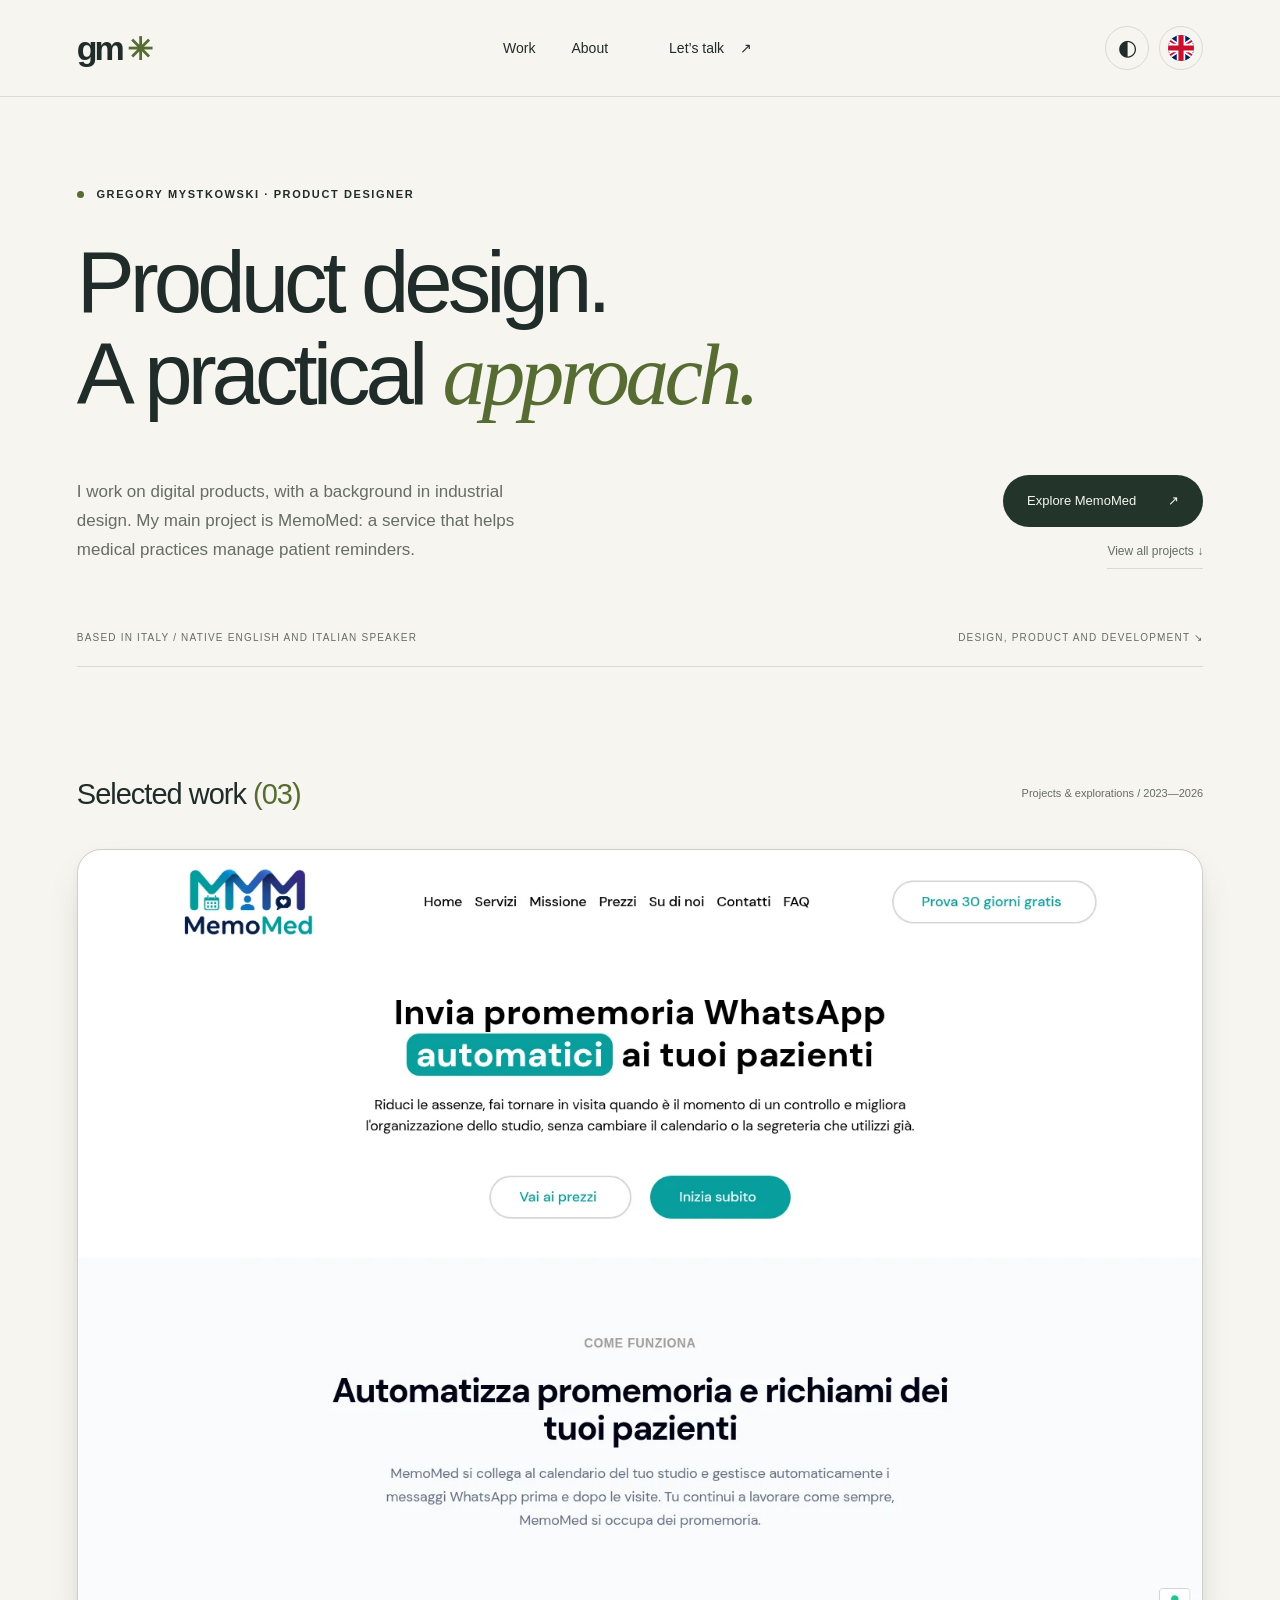
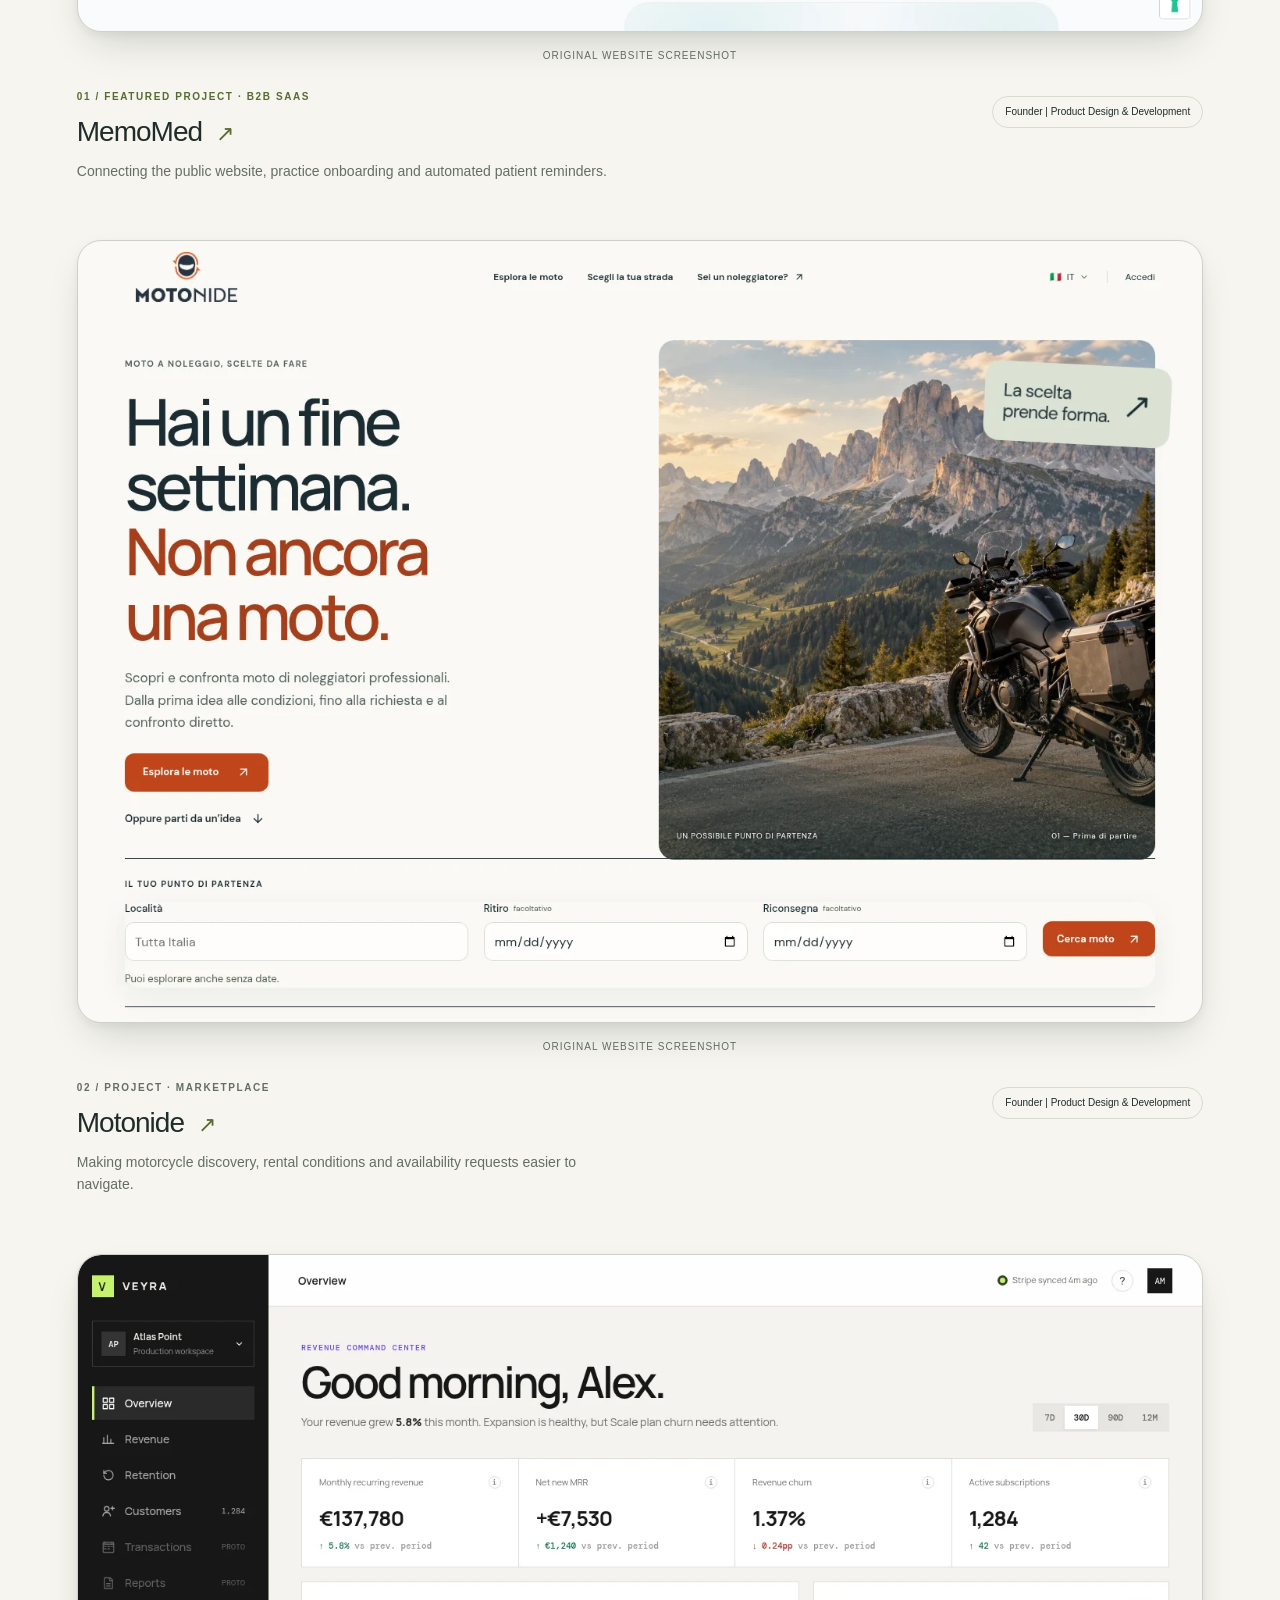
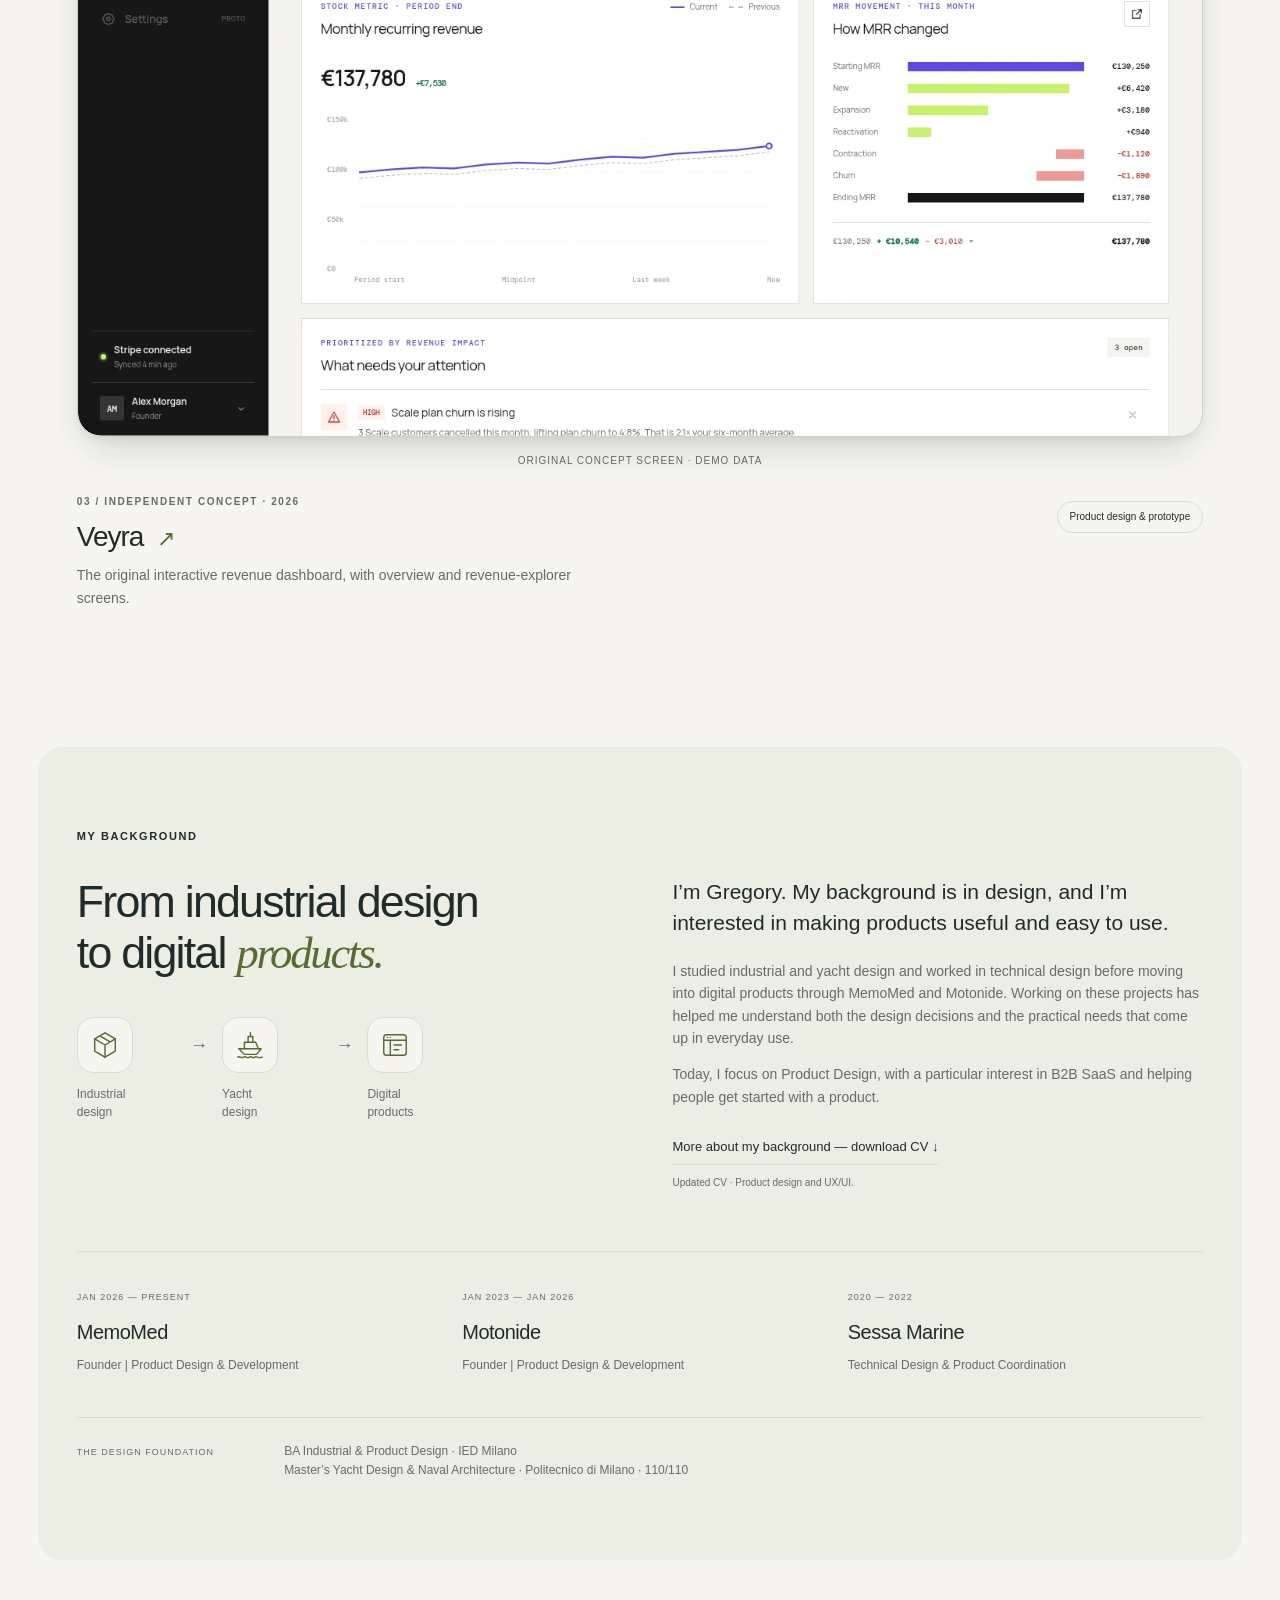
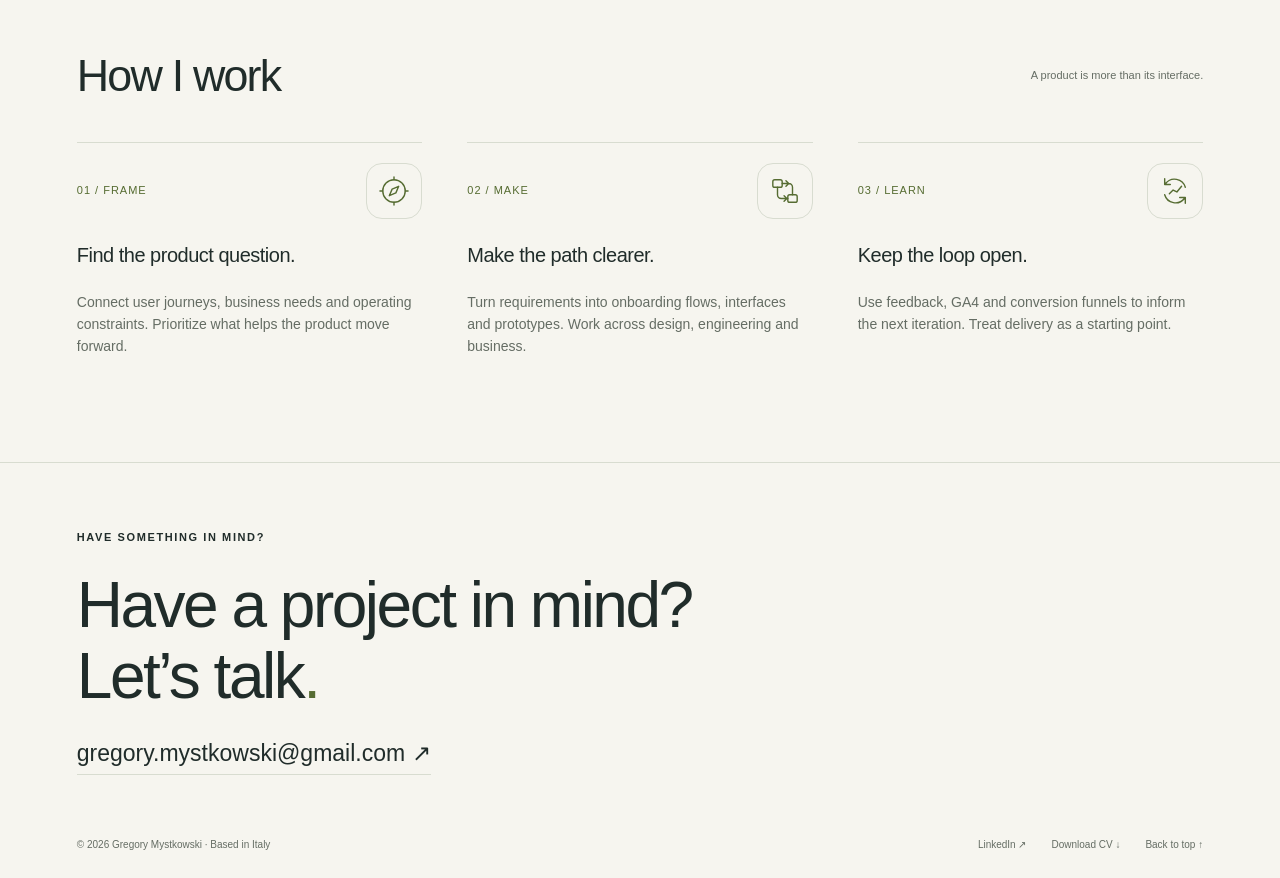
<file: index.html>
<!doctype html><html lang="en"><head><meta charset="UTF-8"><meta name="viewport" content="width=device-width, initial-scale=1"><meta name="description" content="Gregory Mystkowski — Product Designer. Selected projects in digital products, SaaS and marketplaces."><title>Gregory Mystkowski — Product Designer</title><script>try{const lang=localStorage.getItem('language');const italian=/^\/it(?:\/|$)/.test(location.pathname);if(lang==='it'&&!italian)location.replace('/it'+location.pathname+location.search+location.hash);else if(lang==='en'&&italian)location.replace((location.pathname.slice(3)||'/')+location.search+location.hash)}catch(e){}</script><link rel="alternate" hreflang="en" href="https://gmportoflio.vercel.app/"><link rel="alternate" hreflang="it" href="https://gmportoflio.vercel.app/it/"><script>try{document.documentElement.dataset.theme=localStorage.getItem('theme')||(matchMedia('(prefers-color-scheme: dark)').matches?'dark':'light')}catch(e){}</script><link rel="stylesheet" href="/style.css"></head><body><a class="skip" href="#main">Skip to content</a><header><a class="identity" href="/" aria-label="Gregory Mystkowski home">gm<span>✳</span></a><nav aria-label="Main navigation"><a href="#work">Work</a><a href="#about">About</a><a href="#contact">Let’s talk <span>↗</span></a></nav><div class="nav-actions"><button id="theme" aria-label="Switch color theme">◐</button><a id="language" class="language-switcher" href="/it/" hreflang="it" lang="en" aria-label="Current language: English. Switch to Italian" title="Current language: English. Switch to Italian"><span class="language-flag"><svg preserveAspectRatio="xMidYMid slice" viewBox="0 0 60 40" aria-hidden="true" focusable="false"><path fill="#012169" d="M0 0h60v40H0z"/><path stroke="#fff" stroke-width="8" d="m0 0 60 40m0-40L0 40"/><path stroke="#c8102e" stroke-width="3" d="m0 0 60 40m0-40L0 40"/><path stroke="#fff" stroke-width="13" d="M30 0v40M0 20h60"/><path stroke="#c8102e" stroke-width="8" d="M30 0v40M0 20h60"/></svg></span></a><button id="menu" aria-expanded="false" aria-label="Toggle navigation">☰</button></div></header><main id="main"><section class="hero" id="top"><div class="eyebrow"><span class="status-dot"></span> GREGORY MYSTKOWSKI · PRODUCT DESIGNER</div><h1>Product design.<br>A practical <span class="serif">approach.</span></h1><div class="hero-bottom"><p>I work on digital products, with a background in industrial design. My main project is MemoMed: a service that helps medical practices manage patient reminders.</p><div class="hero-actions"><a class="button" href="/work/memomed/">Explore MemoMed <span>↗</span></a><a class="text-link" href="#work">View all projects ↓</a></div></div><div class="hero-note"><span>BASED IN ITALY / NATIVE ENGLISH AND ITALIAN SPEAKER</span><span>DESIGN, PRODUCT AND DEVELOPMENT ↘</span></div></section><section id="work" class="work-section"><div class="section-heading"><h2>Selected work<span class="accent"> (03)</span></h2><span>Projects & explorations / 2023—2026</span></div><article class="project memomed featured-project"><a class="project-visual" href="/work/memomed/" aria-label="Read the MemoMed case study"><div class="screenshot-frame"><img src="/public/screenshots/memomed-home.webp" alt="MemoMed public website explaining automated WhatsApp appointment reminders" width="1440" height="1000" loading="lazy" decoding="async"></div><span class="visual-label">ORIGINAL WEBSITE SCREENSHOT</span></a><div class="project-info"><div><div class="eyebrow">01 / FEATURED PROJECT · B2B SAAS</div><h3><a href="/work/memomed/">MemoMed <span>↗</span></a></h3><p>Connecting the public website, practice onboarding and automated patient reminders.</p></div><span class="role">Founder | Product Design &amp; Development</span></div></article><article class="project motonide"><a class="project-visual" href="/work/motonide/" aria-label="Read the Motonide case study"><div class="screenshot-frame"><img src="/public/screenshots/motonide-home.webp" alt="Motonide homepage with motorcycle discovery and rental search" width="1440" height="1000" loading="lazy" decoding="async"></div><span class="visual-label">ORIGINAL WEBSITE SCREENSHOT</span></a><div class="project-info"><div><div class="eyebrow">02 / PROJECT · MARKETPLACE</div><h3><a href="/work/motonide/">Motonide <span>↗</span></a></h3><p>Making motorcycle discovery, rental conditions and availability requests easier to navigate.</p></div><span class="role">Founder | Product Design &amp; Development</span></div></article><article class="project veyra"><a class="project-visual" href="/work/veyra/" aria-label="Read the Veyra case study"><div class="screenshot-frame"><img src="/public/screenshots/veyra-overview.webp" alt="Veyra original overview dashboard with demo revenue indicators and charts" width="1440" height="1000" loading="lazy" decoding="async"></div><span class="visual-label">ORIGINAL CONCEPT SCREEN · DEMO DATA</span></a><div class="project-info"><div><div class="eyebrow">03 / INDEPENDENT CONCEPT · 2026</div><h3><a href="/work/veyra/">Veyra <span>↗</span></a></h3><p>The original interactive revenue dashboard, with overview and revenue-explorer screens.</p></div><span class="role">Product design & prototype</span></div></article></section><section class="about" id="about"><div class="eyebrow">MY BACKGROUND</div><div class="about-grid"><div class="about-heading"><h2>From industrial design<br>to digital <span class="serif">products.</span></h2><div class="background-journey" aria-label="Design background"><div><span class="story-icon"><svg viewBox="0 0 32 32" width="32" height="32" fill="none" stroke="currentColor" stroke-width="1.5" stroke-linecap="round" stroke-linejoin="round" aria-hidden="true" focusable="false"><path d="m16 3 11 6.5v13L16 29 5 22.5v-13L16 3Z"/><path d="m5 9.5 11 6.5 11-6.5M16 16v13M10.5 6.2l11 6.5"/></svg></span><span>Industrial<br>design</span></div><span class="journey-connector" aria-hidden="true">→</span><div><span class="story-icon"><svg viewBox="0 0 32 32" width="32" height="32" fill="none" stroke="currentColor" stroke-width="1.5" stroke-linecap="round" stroke-linejoin="round" aria-hidden="true" focusable="false"><path d="M4 20h24l-5 6H10l-6-6Z"/><path d="M10 20v-7h12l3 7M14 13V7h5v6M3 29c2-2 4 2 6 0s4 2 6 0 4 2 6 0 4 2 8 0"/><path d="M16.5 7V3"/></svg></span><span>Yacht<br>design</span></div><span class="journey-connector" aria-hidden="true">→</span><div><span class="story-icon"><svg viewBox="0 0 32 32" width="32" height="32" fill="none" stroke="currentColor" stroke-width="1.5" stroke-linecap="round" stroke-linejoin="round" aria-hidden="true" focusable="false"><rect x="4" y="5" width="24" height="22" rx="3"/><path d="M4 11h24M11 11v16M15 16h8M15 21h5"/><path d="M8 8h.01M11 8h.01"/></svg></span><span>Digital<br>products</span></div></div></div><div><p class="large">I’m Gregory. My background is in design, and I’m interested in making products useful and easy to use.</p><p>I studied industrial and yacht design and worked in technical design before moving into digital products through MemoMed and Motonide. Working on these projects has helped me understand both the design decisions and the practical needs that come up in everyday use.</p><p>Today, I focus on Product Design, with a particular interest in B2B SaaS and helping people get started with a product.</p><a class="text-link" href="/public/Gregory-Mystkowski-CV.pdf" download>More about my background — download CV ↓</a><small class="cv-note">Updated CV · Product design and UX/UI.</small></div></div><div class="timeline"><div><span>JAN 2026 — PRESENT</span><h3>MemoMed</h3><p>Founder | Product Design &amp; Development</p></div><div><span>JAN 2023 — JAN 2026</span><h3>Motonide</h3><p>Founder | Product Design &amp; Development</p></div><div><span>2020 — 2022</span><h3>Sessa Marine</h3><p>Technical Design & Product Coordination</p></div></div><div class="education"><span>THE DESIGN FOUNDATION</span><p>BA Industrial & Product Design · IED Milano<br>Master’s Yacht Design & Naval Architecture · Politecnico di Milano · 110/110</p></div></section><section class="approach"><div class="section-heading"><h2>How I work</h2><span>A product is more than its interface.</span></div><div class="approach-grid"><article><div class="approach-step"><span>01 / FRAME</span><span class="story-icon"><svg viewBox="0 0 32 32" width="32" height="32" fill="none" stroke="currentColor" stroke-width="1.5" stroke-linecap="round" stroke-linejoin="round" aria-hidden="true" focusable="false"><circle cx="16" cy="16" r="12"/><path d="m21 11-3 7-7 3 3-7 7-3ZM16 1v3M16 28v3M1 16h3M28 16h3"/></svg></span></div><h3>Find the product question.</h3><p>Connect user journeys, business needs and operating constraints. Prioritize what helps the product move forward.</p></article><article><div class="approach-step"><span>02 / MAKE</span><span class="story-icon"><svg viewBox="0 0 32 32" width="32" height="32" fill="none" stroke="currentColor" stroke-width="1.5" stroke-linecap="round" stroke-linejoin="round" aria-hidden="true" focusable="false"><rect x="3" y="4" width="10" height="8" rx="2"/><rect x="19" y="20" width="10" height="8" rx="2"/><path d="M8 12v8a4 4 0 0 0 4 4h7M13 8h7a4 4 0 0 1 4 4v8M17 5l3 3-3 3M15 21l3 3-3 3"/></svg></span></div><h3>Make the path clearer.</h3><p>Turn requirements into onboarding flows, interfaces and prototypes. Work across design, engineering and business.</p></article><article><div class="approach-step"><span>03 / LEARN</span><span class="story-icon"><svg viewBox="0 0 32 32" width="32" height="32" fill="none" stroke="currentColor" stroke-width="1.5" stroke-linecap="round" stroke-linejoin="round" aria-hidden="true" focusable="false"><path d="M27 12a12 12 0 0 0-21-4M5 3v6h6M5 20a12 12 0 0 0 21 4M27 29v-6h-6"/><path d="m10 19 4-4 4 2 5-6"/></svg></span></div><h3>Keep the loop open.</h3><p>Use feedback, GA4 and conversion funnels to inform the next iteration. Treat delivery as a starting point.</p></article></div></section></main><footer id="contact"><div class="eyebrow">HAVE SOMETHING IN MIND?</div><h2>Have a project in mind?<br>Let’s talk<span class="accent">.</span></h2><a class="contact-mail" href="mailto:gregory.mystkowski@gmail.com">gregory.mystkowski@gmail.com ↗</a><div class="footer-bottom"><span>© 2026 Gregory Mystkowski · Based in Italy</span><div><a href="https://linkedin.com/in/gmystkowski" target="_blank" rel="noopener noreferrer">LinkedIn ↗</a><a href="/public/Gregory-Mystkowski-CV.pdf" download>Download CV ↓</a><a href="#top">Back to top ↑</a></div></div></footer><script src="/app.js"></script></body></html>
</file>
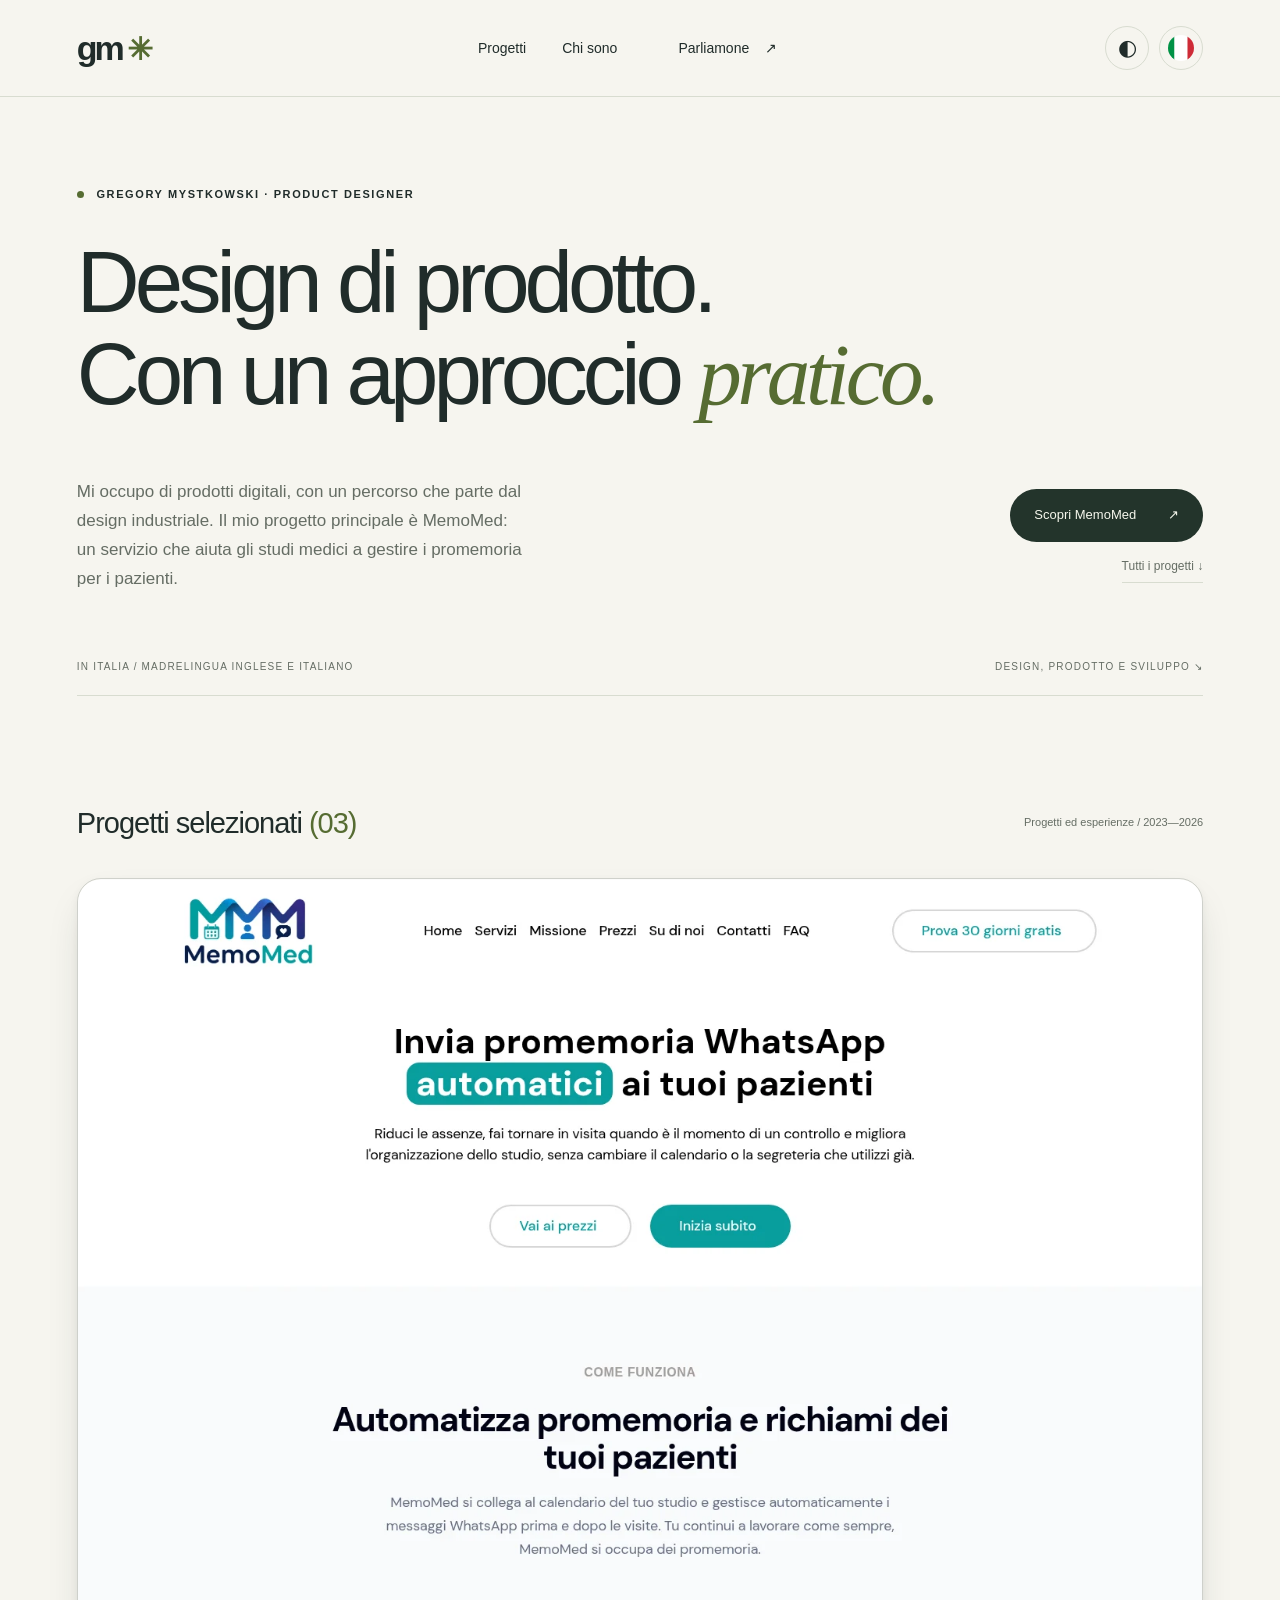
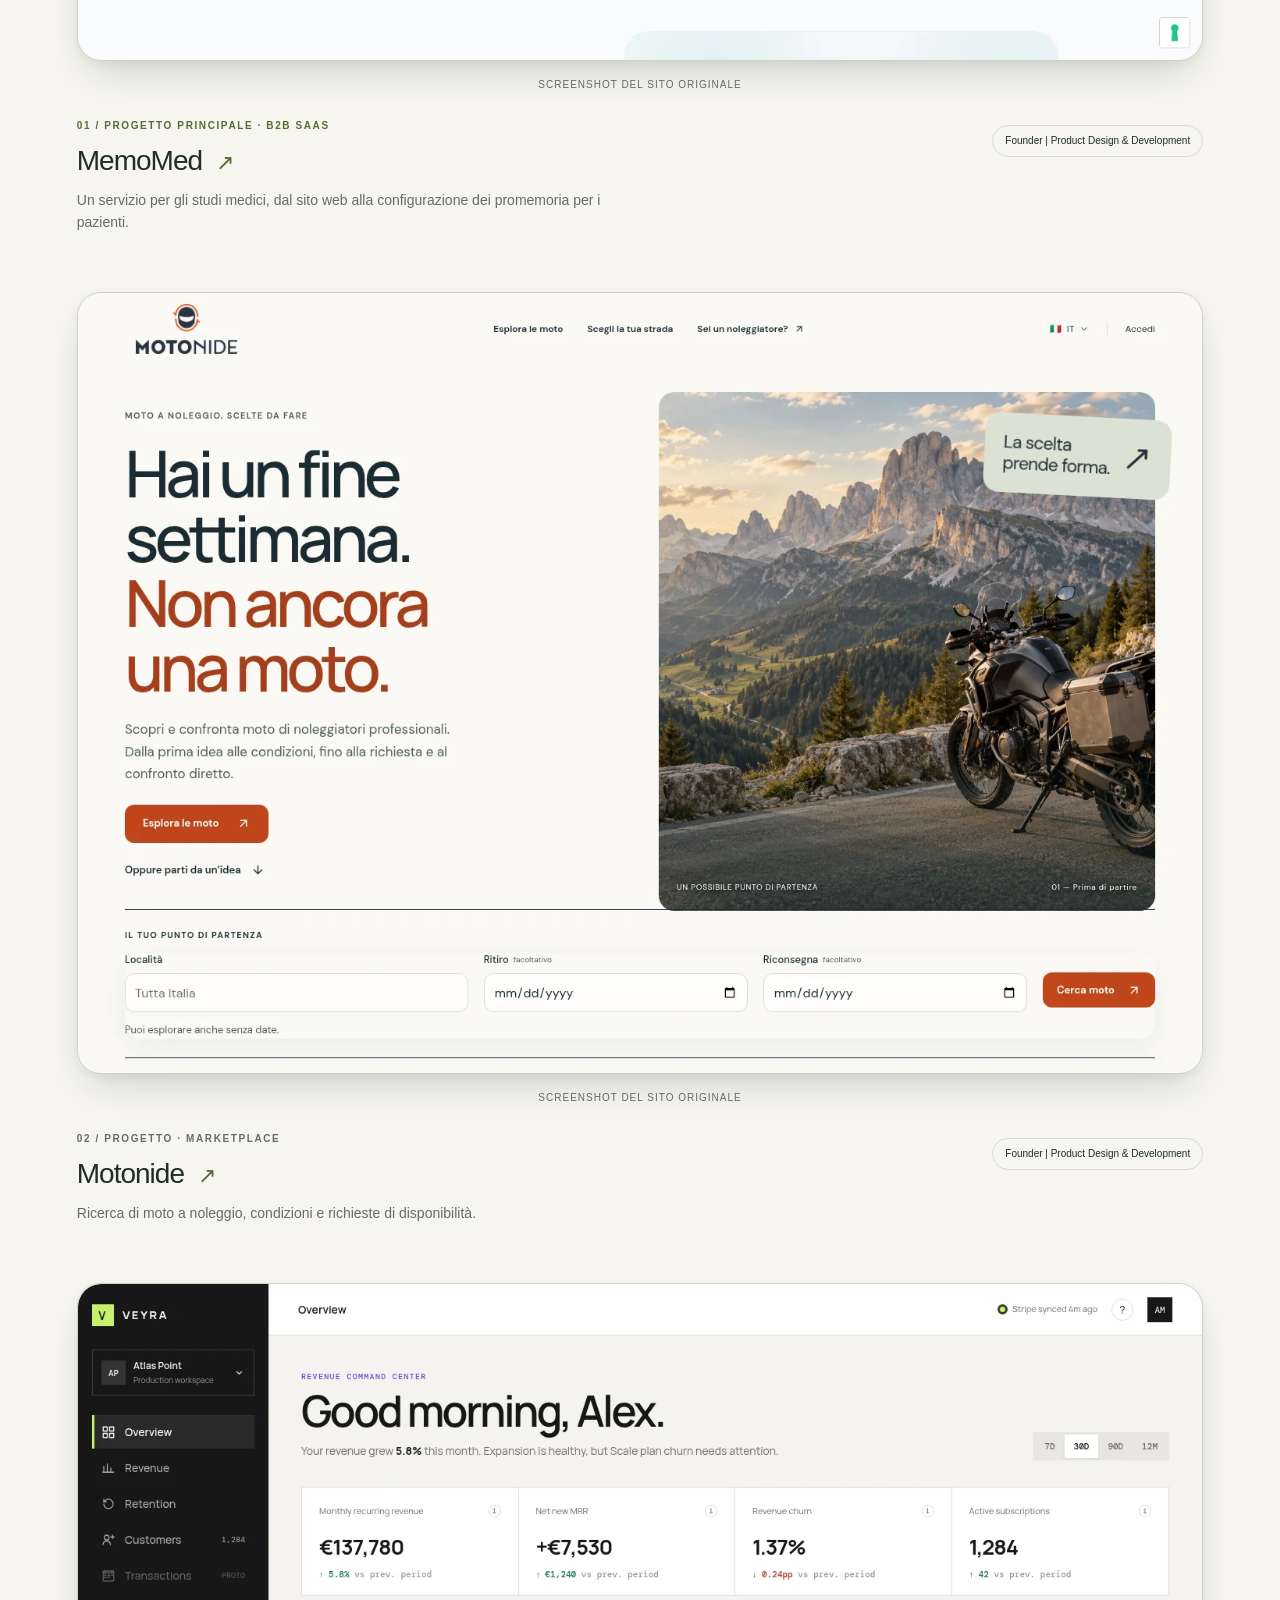
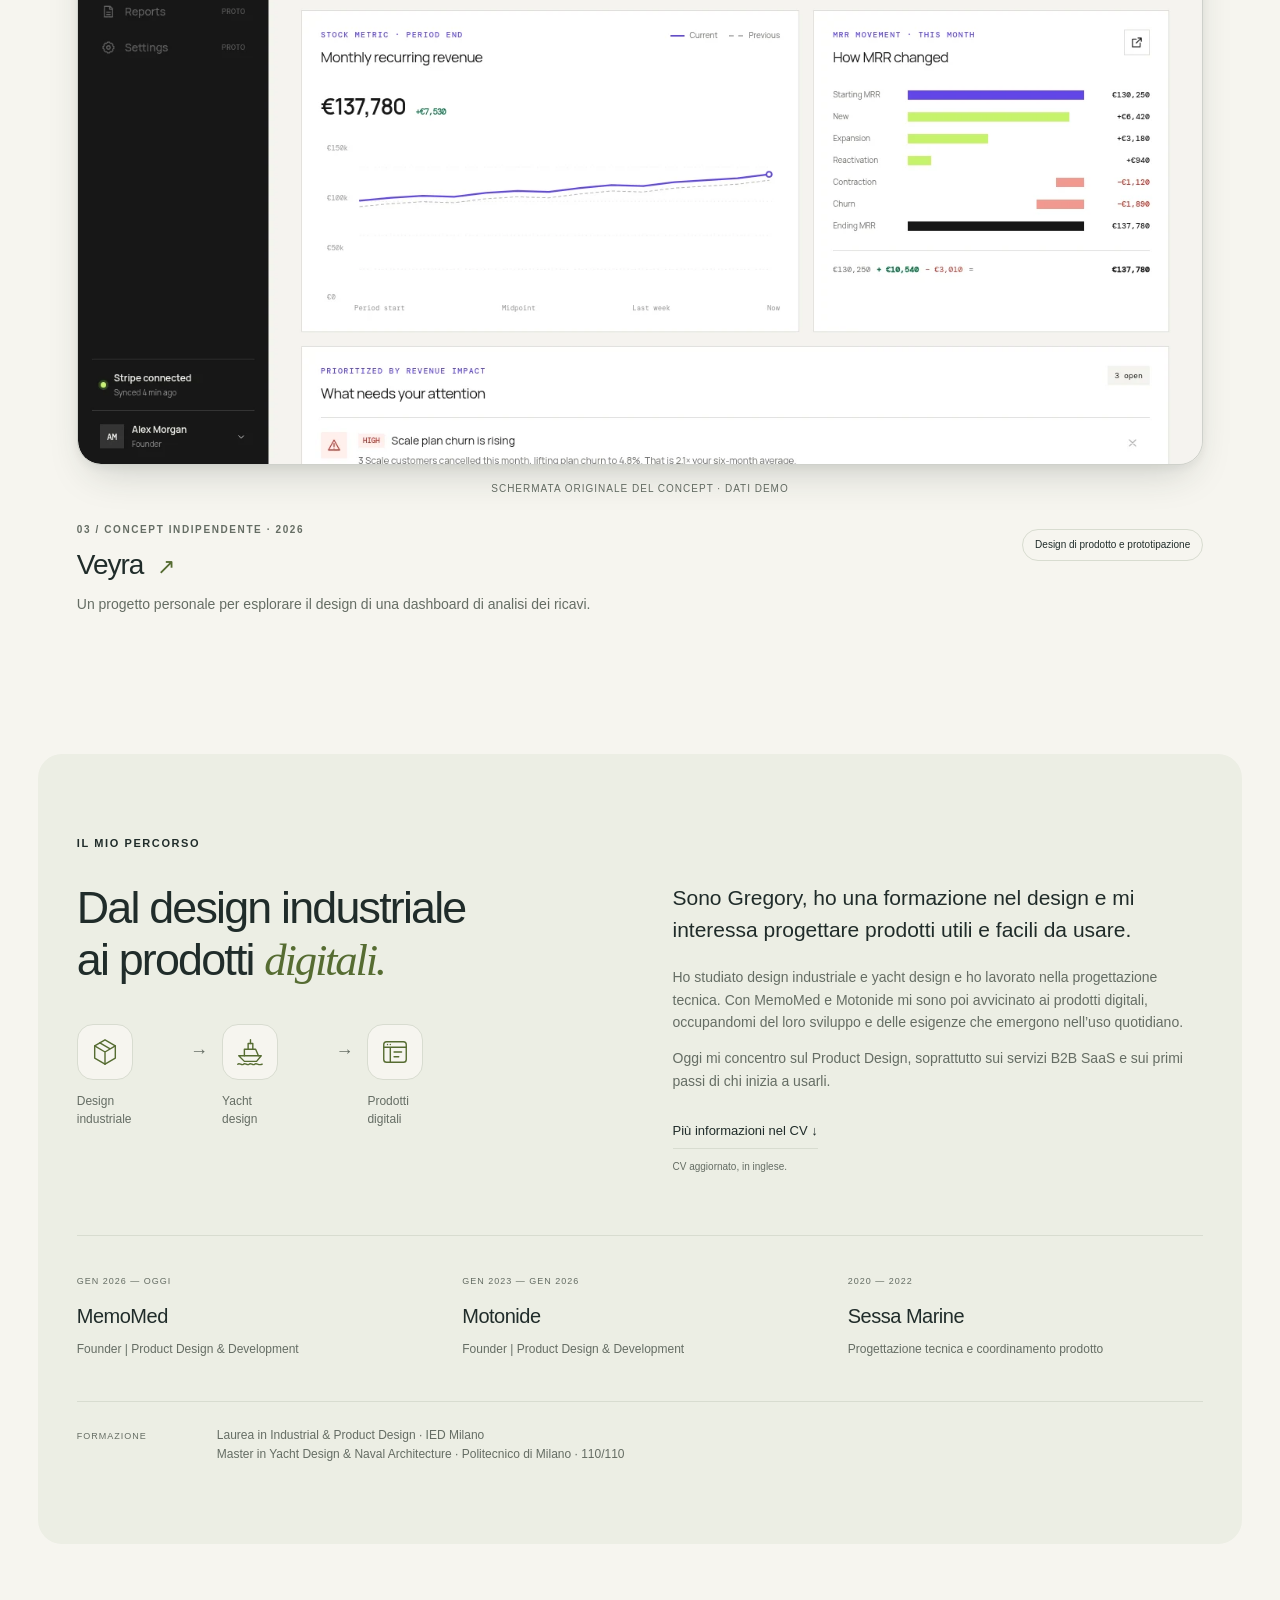
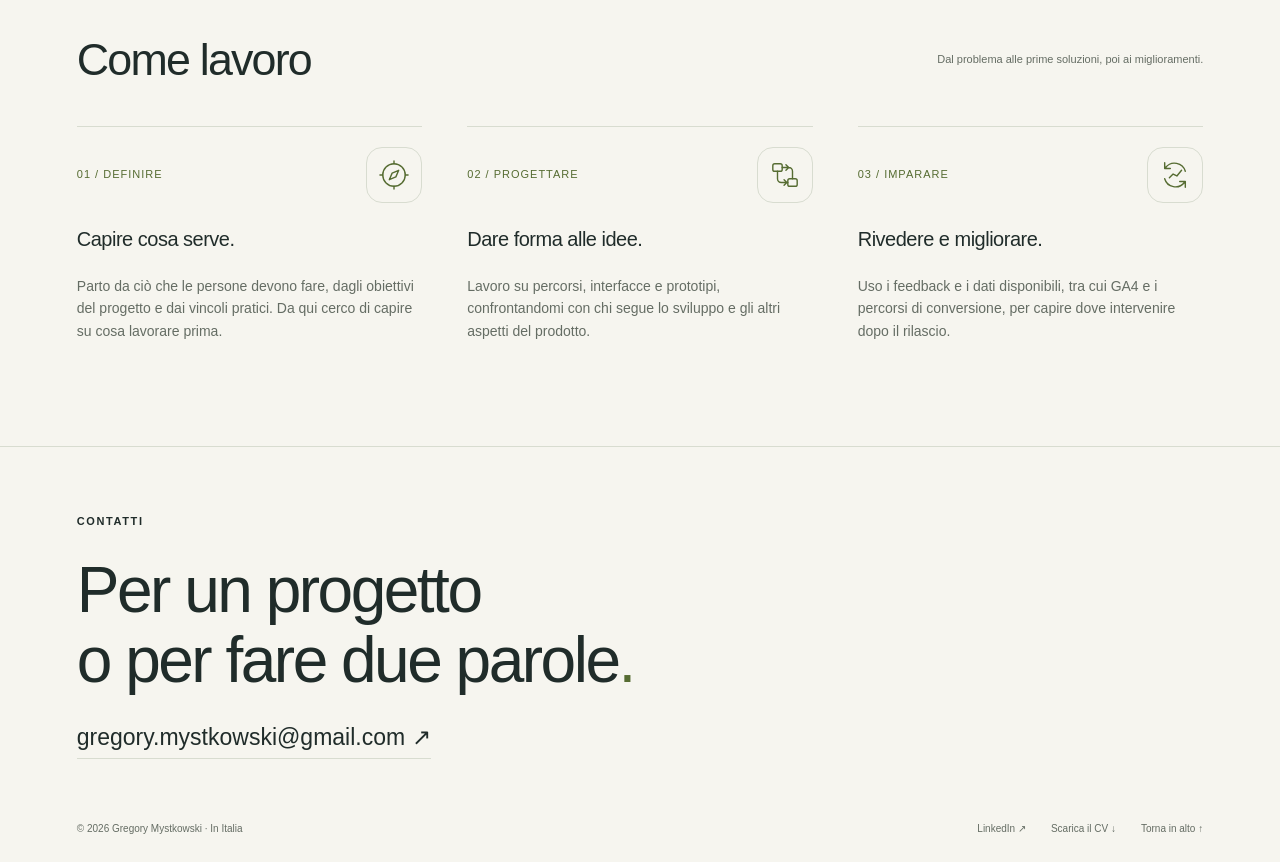
<file: it/index.html>
<!doctype html><html lang="it"><head><meta charset="UTF-8"><meta name="viewport" content="width=device-width, initial-scale=1"><meta name="description" content="Gregory Mystkowski — Product Designer. Progetti ed esperienze tra prodotti digitali, SaaS e marketplace."><title>Gregory Mystkowski — Product Designer</title><script>try{const lang=localStorage.getItem('language');const italian=/^\/it(?:\/|$)/.test(location.pathname);if(lang==='it'&&!italian)location.replace('/it'+location.pathname+location.search+location.hash);else if(lang==='en'&&italian)location.replace((location.pathname.slice(3)||'/')+location.search+location.hash)}catch(e){}</script><link rel="alternate" hreflang="en" href="https://gmportoflio.vercel.app/"><link rel="alternate" hreflang="it" href="https://gmportoflio.vercel.app/it/"><script>try{document.documentElement.dataset.theme=localStorage.getItem('theme')||(matchMedia('(prefers-color-scheme: dark)').matches?'dark':'light')}catch(e){}</script><link rel="stylesheet" href="/style.css"></head><body><a class="skip" href="#main">Vai al contenuto</a><header><a class="identity" href="/it/" aria-label="Gregory Mystkowski — pagina iniziale">gm<span>✳</span></a><nav aria-label="Navigazione principale"><a href="#work">Progetti</a><a href="#about">Chi sono</a><a href="#contact">Parliamone <span>↗</span></a></nav><div class="nav-actions"><button id="theme" aria-label="Cambia tema">◐</button><a id="language" class="language-switcher" href="/" hreflang="en" lang="it" aria-label="Lingua attuale: italiano. Passa all’inglese" title="Lingua attuale: italiano. Passa all’inglese"><span class="language-flag"><svg preserveAspectRatio="xMidYMid slice" viewBox="0 0 30 20" aria-hidden="true" focusable="false"><path fill="#009246" d="M0 0h10v20H0z"/><path fill="#fff" d="M10 0h10v20H10z"/><path fill="#ce2b37" d="M20 0h10v20H20z"/></svg></span></a><button id="menu" aria-expanded="false" aria-label="Apri o chiudi il menu">☰</button></div></header><main id="main"><section class="hero" id="top"><div class="eyebrow"><span class="status-dot"></span> GREGORY MYSTKOWSKI · PRODUCT DESIGNER</div><h1>Design di prodotto.<br>Con un approccio <span class="serif">pratico.</span></h1><div class="hero-bottom"><p>Mi occupo di prodotti digitali, con un percorso che parte dal design industriale. Il mio progetto principale è MemoMed: un servizio che aiuta gli studi medici a gestire i promemoria per i pazienti.</p><div class="hero-actions"><a class="button" href="/it/work/memomed/">Scopri MemoMed <span>↗</span></a><a class="text-link" href="#work">Tutti i progetti ↓</a></div></div><div class="hero-note"><span>IN ITALIA / MADRELINGUA INGLESE E ITALIANO</span><span>DESIGN, PRODOTTO E SVILUPPO ↘</span></div></section><section id="work" class="work-section"><div class="section-heading"><h2>Progetti selezionati<span class="accent"> (03)</span></h2><span>Progetti ed esperienze / 2023—2026</span></div><article class="project memomed featured-project"><a class="project-visual" href="/it/work/memomed/" aria-label="Leggi il caso studio MemoMed"><div class="screenshot-frame"><img src="/public/screenshots/memomed-home.webp" alt="Sito pubblico di MemoMed che presenta i promemoria automatici degli appuntamenti su WhatsApp" width="1440" height="1000" loading="lazy" decoding="async"></div><span class="visual-label">SCREENSHOT DEL SITO ORIGINALE</span></a><div class="project-info"><div><div class="eyebrow">01 / PROGETTO PRINCIPALE · B2B SAAS</div><h3><a href="/it/work/memomed/">MemoMed <span>↗</span></a></h3><p>Un servizio per gli studi medici, dal sito web alla configurazione dei promemoria per i pazienti.</p></div><span class="role">Founder | Product Design &amp; Development</span></div></article><article class="project motonide"><a class="project-visual" href="/it/work/motonide/" aria-label="Leggi il caso studio Motonide"><div class="screenshot-frame"><img src="/public/screenshots/motonide-home.webp" alt="Pagina iniziale di Motonide con ricerca di moto a noleggio" width="1440" height="1000" loading="lazy" decoding="async"></div><span class="visual-label">SCREENSHOT DEL SITO ORIGINALE</span></a><div class="project-info"><div><div class="eyebrow">02 / PROGETTO · MARKETPLACE</div><h3><a href="/it/work/motonide/">Motonide <span>↗</span></a></h3><p>Ricerca di moto a noleggio, condizioni e richieste di disponibilità.</p></div><span class="role">Founder | Product Design &amp; Development</span></div></article><article class="project veyra"><a class="project-visual" href="/it/work/veyra/" aria-label="Leggi il caso studio Veyra"><div class="screenshot-frame"><img src="/public/screenshots/veyra-overview.webp" alt="Dashboard panoramica originale di Veyra con indicatori dei ricavi e grafici demo" width="1440" height="1000" loading="lazy" decoding="async"></div><span class="visual-label">SCHERMATA ORIGINALE DEL CONCEPT · DATI DEMO</span></a><div class="project-info"><div><div class="eyebrow">03 / CONCEPT INDIPENDENTE · 2026</div><h3><a href="/it/work/veyra/">Veyra <span>↗</span></a></h3><p>Un progetto personale per esplorare il design di una dashboard di analisi dei ricavi.</p></div><span class="role">Design di prodotto e prototipazione</span></div></article></section><section class="about" id="about"><div class="eyebrow">IL MIO PERCORSO</div><div class="about-grid"><div class="about-heading"><h2>Dal design industriale<br>ai prodotti <span class="serif">digitali.</span></h2><div class="background-journey" aria-label="Formazione nel design"><div><span class="story-icon"><svg viewBox="0 0 32 32" width="32" height="32" fill="none" stroke="currentColor" stroke-width="1.5" stroke-linecap="round" stroke-linejoin="round" aria-hidden="true" focusable="false"><path d="m16 3 11 6.5v13L16 29 5 22.5v-13L16 3Z"/></path><path d="m5 9.5 11 6.5 11-6.5M16 16v13M10.5 6.2l11 6.5"/></path></svg></span><span>Design<br>industriale</span></div><span class="journey-connector" aria-hidden="true">→</span><div><span class="story-icon"><svg viewBox="0 0 32 32" width="32" height="32" fill="none" stroke="currentColor" stroke-width="1.5" stroke-linecap="round" stroke-linejoin="round" aria-hidden="true" focusable="false"><path d="M4 20h24l-5 6H10l-6-6Z"/></path><path d="M10 20v-7h12l3 7M14 13V7h5v6M3 29c2-2 4 2 6 0s4 2 6 0 4 2 6 0 4 2 8 0"/></path><path d="M16.5 7V3"/></path></svg></span><span>Yacht<br>design</span></div><span class="journey-connector" aria-hidden="true">→</span><div><span class="story-icon"><svg viewBox="0 0 32 32" width="32" height="32" fill="none" stroke="currentColor" stroke-width="1.5" stroke-linecap="round" stroke-linejoin="round" aria-hidden="true" focusable="false"><rect x="4" y="5" width="24" height="22" rx="3"/></rect><path d="M4 11h24M11 11v16M15 16h8M15 21h5"/></path><path d="M8 8h.01M11 8h.01"/></path></svg></span><span>Prodotti<br>digitali</span></div></div></div><div><p class="large">Sono Gregory, ho una formazione nel design e mi interessa progettare prodotti utili e facili da usare.</p><p>Ho studiato design industriale e yacht design e ho lavorato nella progettazione tecnica. Con MemoMed e Motonide mi sono poi avvicinato ai prodotti digitali, occupandomi del loro sviluppo e delle esigenze che emergono nell’uso quotidiano.</p><p>Oggi mi concentro sul Product Design, soprattutto sui servizi B2B SaaS e sui primi passi di chi inizia a usarli.</p><a class="text-link" href="/public/Gregory-Mystkowski-CV.pdf" download>Più informazioni nel CV ↓</a><small class="cv-note">CV aggiornato, in inglese.</small></div></div><div class="timeline"><div><span>GEN 2026 — OGGI</span><h3>MemoMed</h3><p>Founder | Product Design &amp; Development</p></div><div><span>GEN 2023 — GEN 2026</span><h3>Motonide</h3><p>Founder | Product Design &amp; Development</p></div><div><span>2020 — 2022</span><h3>Sessa Marine</h3><p>Progettazione tecnica e coordinamento prodotto</p></div></div><div class="education"><span>FORMAZIONE</span><p>Laurea in Industrial &amp; Product Design · IED Milano<br>Master in Yacht Design &amp; Naval Architecture · Politecnico di Milano · 110/110</p></div></section><section class="approach"><div class="section-heading"><h2>Come lavoro</h2><span>Dal problema alle prime soluzioni, poi ai miglioramenti.</span></div><div class="approach-grid"><article><div class="approach-step"><span>01 / DEFINIRE</span><span class="story-icon"><svg viewBox="0 0 32 32" width="32" height="32" fill="none" stroke="currentColor" stroke-width="1.5" stroke-linecap="round" stroke-linejoin="round" aria-hidden="true" focusable="false"><circle cx="16" cy="16" r="12"/></circle><path d="m21 11-3 7-7 3 3-7 7-3ZM16 1v3M16 28v3M1 16h3M28 16h3"/></path></svg></span></div><h3>Capire cosa serve.</h3><p>Parto da ciò che le persone devono fare, dagli obiettivi del progetto e dai vincoli pratici. Da qui cerco di capire su cosa lavorare prima.</p></article><article><div class="approach-step"><span>02 / PROGETTARE</span><span class="story-icon"><svg viewBox="0 0 32 32" width="32" height="32" fill="none" stroke="currentColor" stroke-width="1.5" stroke-linecap="round" stroke-linejoin="round" aria-hidden="true" focusable="false"><rect x="3" y="4" width="10" height="8" rx="2"/></rect><rect x="19" y="20" width="10" height="8" rx="2"/></rect><path d="M8 12v8a4 4 0 0 0 4 4h7M13 8h7a4 4 0 0 1 4 4v8M17 5l3 3-3 3M15 21l3 3-3 3"/></path></svg></span></div><h3>Dare forma alle idee.</h3><p>Lavoro su percorsi, interfacce e prototipi, confrontandomi con chi segue lo sviluppo e gli altri aspetti del prodotto.</p></article><article><div class="approach-step"><span>03 / IMPARARE</span><span class="story-icon"><svg viewBox="0 0 32 32" width="32" height="32" fill="none" stroke="currentColor" stroke-width="1.5" stroke-linecap="round" stroke-linejoin="round" aria-hidden="true" focusable="false"><path d="M27 12a12 12 0 0 0-21-4M5 3v6h6M5 20a12 12 0 0 0 21 4M27 29v-6h-6"/></path><path d="m10 19 4-4 4 2 5-6"/></path></svg></span></div><h3>Rivedere e migliorare.</h3><p>Uso i feedback e i dati disponibili, tra cui GA4 e i percorsi di conversione, per capire dove intervenire dopo il rilascio.</p></article></div></section></main><footer id="contact"><div class="eyebrow">CONTATTI</div><h2>Per un progetto<br>o per fare due parole<span class="accent">.</span></h2><a class="contact-mail" href="mailto:gregory.mystkowski@gmail.com">gregory.mystkowski@gmail.com ↗</a><div class="footer-bottom"><span>© 2026 Gregory Mystkowski · In Italia</span><div><a href="https://linkedin.com/in/gmystkowski" target="_blank" rel="noopener noreferrer">LinkedIn ↗</a><a href="/public/Gregory-Mystkowski-CV.pdf" download>Scarica il CV ↓</a><a href="#top">Torna in alto ↑</a></div></div></footer><script src="/app.js"></script></body></html>
</file>
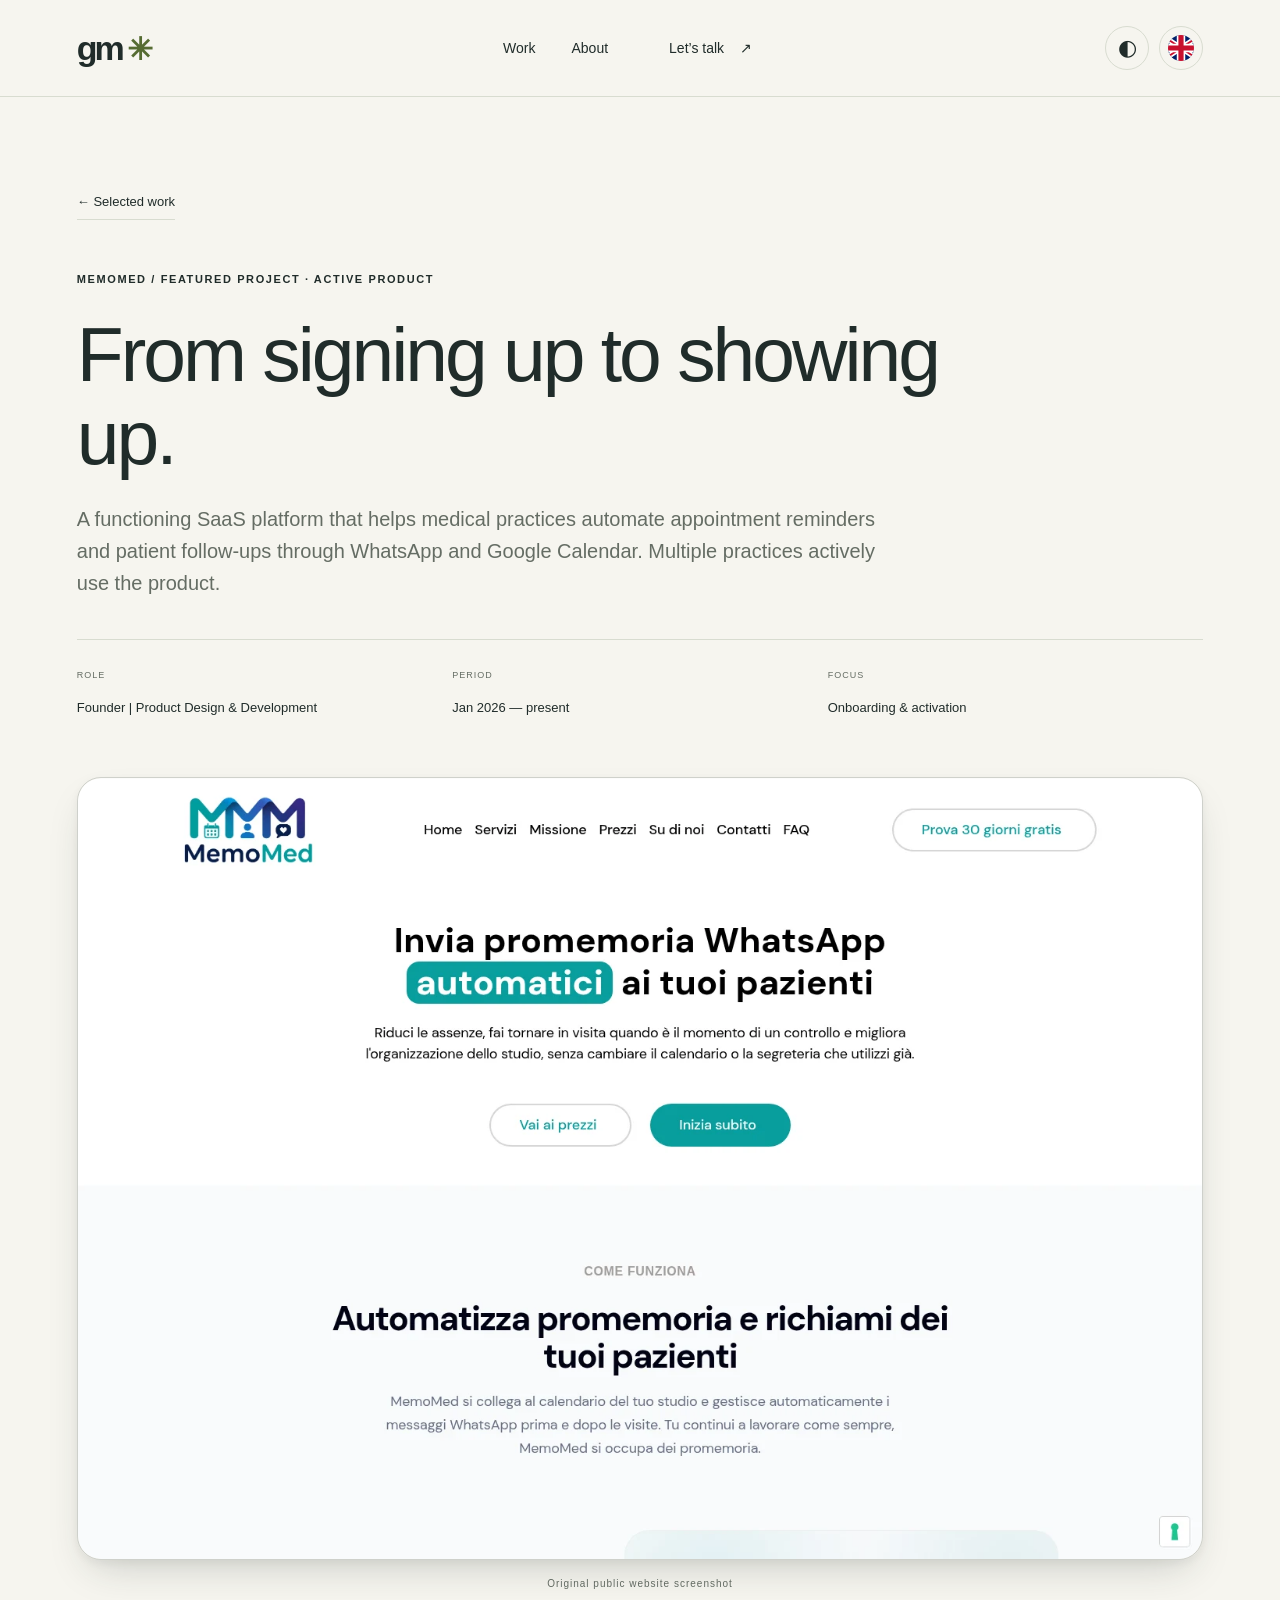
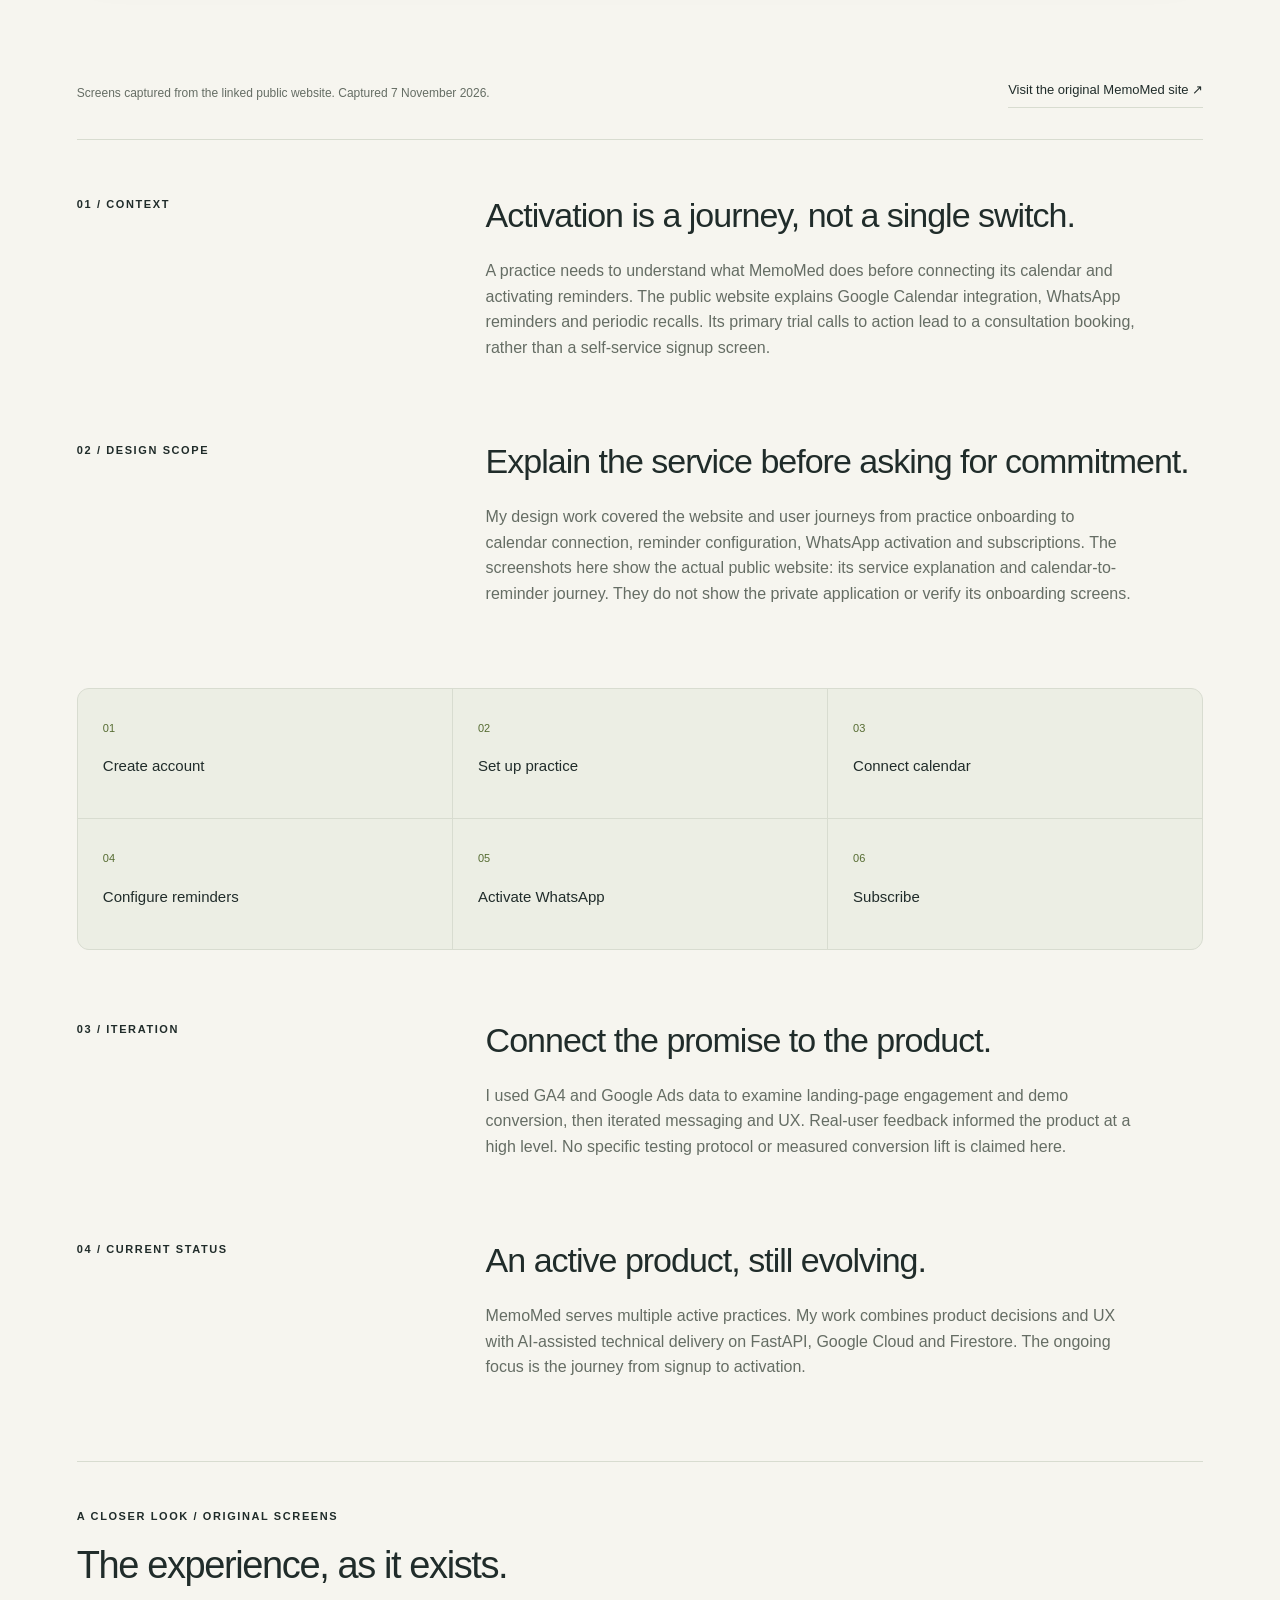
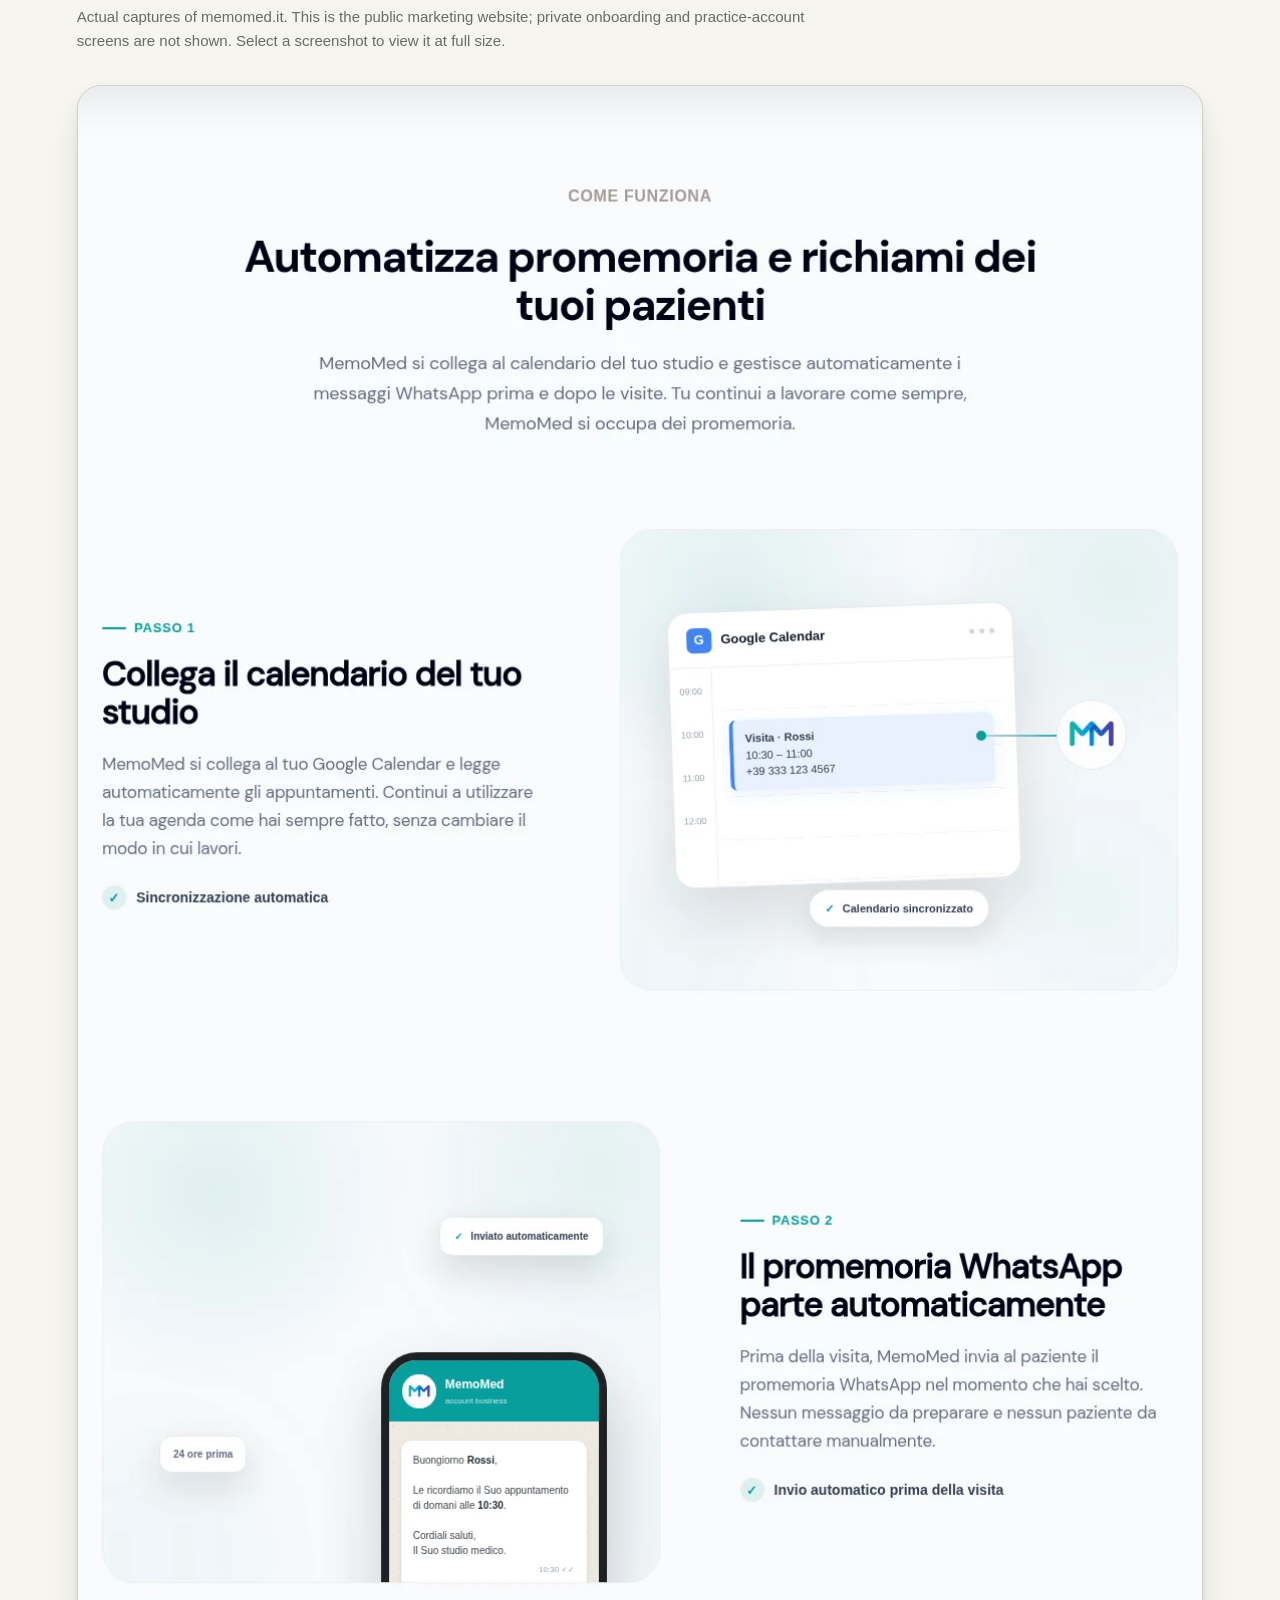
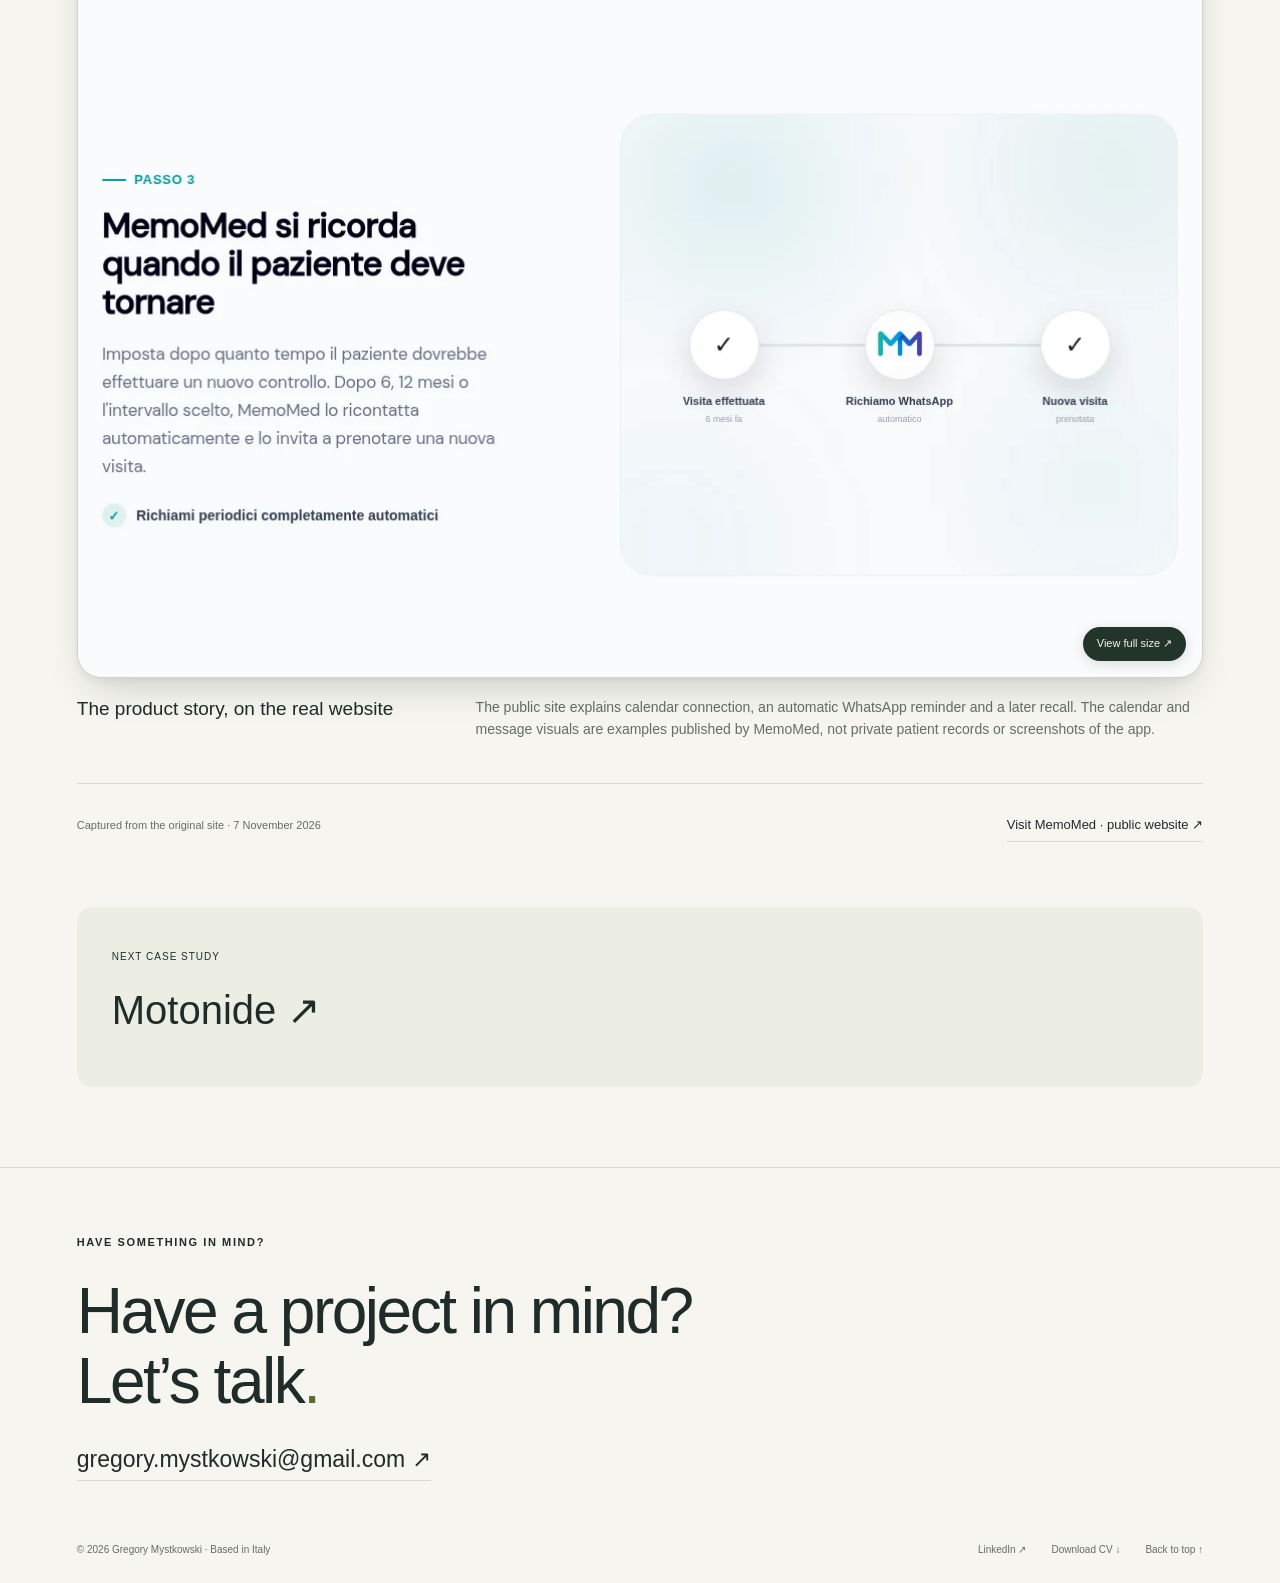
<file: work/memomed/index.html>
<!doctype html><html lang="en"><head><meta charset="UTF-8"><meta name="viewport" content="width=device-width, initial-scale=1"><meta name="description" content="Gregory Mystkowski — Product Designer. Selected projects in digital products, SaaS and marketplaces."><title>Memomed — Gregory Mystkowski</title><script>try{const lang=localStorage.getItem('language');const italian=/^\/it(?:\/|$)/.test(location.pathname);if(lang==='it'&&!italian)location.replace('/it'+location.pathname+location.search+location.hash);else if(lang==='en'&&italian)location.replace((location.pathname.slice(3)||'/')+location.search+location.hash)}catch(e){}</script><link rel="alternate" hreflang="en" href="https://gmportoflio.vercel.app/work/memomed/"><link rel="alternate" hreflang="it" href="https://gmportoflio.vercel.app/it/work/memomed/"><script>try{document.documentElement.dataset.theme=localStorage.getItem('theme')||(matchMedia('(prefers-color-scheme: dark)').matches?'dark':'light')}catch(e){}</script><link rel="stylesheet" href="/style.css"></head><body><a class="skip" href="#main">Skip to content</a><header><a class="identity" href="/" aria-label="Gregory Mystkowski home">gm<span>✳</span></a><nav aria-label="Main navigation"><a href="/#work">Work</a><a href="/#about">About</a><a href="#contact">Let’s talk <span>↗</span></a></nav><div class="nav-actions"><button id="theme" aria-label="Switch color theme">◐</button><a id="language" class="language-switcher" href="/it/work/memomed/" hreflang="it" lang="en" aria-label="Current language: English. Switch to Italian" title="Current language: English. Switch to Italian"><span class="language-flag"><svg preserveAspectRatio="xMidYMid slice" viewBox="0 0 60 40" aria-hidden="true" focusable="false"><path fill="#012169" d="M0 0h60v40H0z"/><path stroke="#fff" stroke-width="8" d="m0 0 60 40m0-40L0 40"/><path stroke="#c8102e" stroke-width="3" d="m0 0 60 40m0-40L0 40"/><path stroke="#fff" stroke-width="13" d="M30 0v40M0 20h60"/><path stroke="#c8102e" stroke-width="8" d="M30 0v40M0 20h60"/></svg></span></a><button id="menu" aria-expanded="false" aria-label="Toggle navigation">☰</button></div></header><main id="main"><section class="case-hero" id="top"><a class="text-link" href="/#work">← Selected work</a><div class="eyebrow">MEMOMED / FEATURED PROJECT · ACTIVE PRODUCT</div><h1>From signing up to showing up.</h1><p class="case-intro">A functioning SaaS platform that helps medical practices automate appointment reminders and patient follow-ups through WhatsApp and Google Calendar. Multiple practices actively use the product.</p><div class="case-meta"><div><small>ROLE</small><p>Founder | Product Design &amp; Development</p></div><div><small>PERIOD</small><p>Jan 2026 — present</p></div><div><small>FOCUS</small><p>Onboarding & activation</p></div></div></section><div class="case-visual memomed"><div class="screenshot-frame"><img src="/public/screenshots/memomed-home.webp" alt="MemoMed public website explaining automated WhatsApp appointment reminders" width="1440" height="1000" loading="lazy" decoding="async"></div><p class="visual-label">Original public website screenshot</p></div><section class="case-story"><div class="original-source"><p>Screens captured from the linked public website. Captured 7 November 2026.</p><a class="text-link" href="https://memomed.it/" target="_blank" rel="noopener noreferrer">Visit the original MemoMed site ↗</a></div><div class="story-row"><span class="eyebrow">01 / CONTEXT</span><div><h2>Activation is a journey, not a single switch.</h2><p>A practice needs to understand what MemoMed does before connecting its calendar and activating reminders. The public website explains Google Calendar integration, WhatsApp reminders and periodic recalls. Its primary trial calls to action lead to a consultation booking, rather than a self-service signup screen.</p></div></div><div class="story-row"><span class="eyebrow">02 / DESIGN SCOPE</span><div><h2>Explain the service before asking for commitment.</h2><p>My design work covered the website and user journeys from practice onboarding to calendar connection, reminder configuration, WhatsApp activation and subscriptions. The screenshots here show the actual public website: its service explanation and calendar-to-reminder journey. They do not show the private application or verify its onboarding screens.</p></div></div><div class="flow" aria-label="Product journey summary"><div><span>01</span><h3>Create account</h3></div><div><span>02</span><h3>Set up practice</h3></div><div><span>03</span><h3>Connect calendar</h3></div><div><span>04</span><h3>Configure reminders</h3></div><div><span>05</span><h3>Activate WhatsApp</h3></div><div><span>06</span><h3>Subscribe</h3></div></div><div class="story-row"><span class="eyebrow">03 / ITERATION</span><div><h2>Connect the promise to the product.</h2><p>I used GA4 and Google Ads data to examine landing-page engagement and demo conversion, then iterated messaging and UX. Real-user feedback informed the product at a high level. No specific testing protocol or measured conversion lift is claimed here.</p></div></div><div class="story-row"><span class="eyebrow">04 / CURRENT STATUS</span><div><h2>An active product, still evolving.</h2><p>MemoMed serves multiple active practices. My work combines product decisions and UX with AI-assisted technical delivery on FastAPI, Google Cloud and Firestore. The ongoing focus is the journey from signup to activation.</p></div></div><section class="screen-gallery" aria-labelledby="screens-heading"><div class="eyebrow">A CLOSER LOOK / ORIGINAL SCREENS</div><h2 id="screens-heading">The experience, as it exists.</h2><p class="gallery-intro">Actual captures of memomed.it. This is the public marketing website; private onboarding and practice-account screens are not shown. Select a screenshot to view it at full size.</p><figure class="screen-figure"><a class="screen-enlarge" href="/public/screenshots/memomed-how-it-works.webp" target="_blank" rel="noopener noreferrer" aria-label="View full-size screenshot: The product story, on the real website"><img src="/public/screenshots/memomed-how-it-works.webp" alt="MemoMed website section explaining Google Calendar connection, WhatsApp reminders and periodic recalls" width="1120" height="2182" loading="lazy" decoding="async"><span>View full size ↗</span></a><figcaption><h3>The product story, on the real website</h3><p>The public site explains calendar connection, an automatic WhatsApp reminder and a later recall. The calendar and message visuals are examples published by MemoMed, not private patient records or screenshots of the app.</p></figcaption></figure><div class="source-note"><span>Captured from the original site · 7 November 2026</span><a class="text-link" href="https://memomed.it/" target="_blank" rel="noopener noreferrer">Visit MemoMed · public website ↗</a></div></section><a class="next-project" href="/work/motonide/"><small>NEXT CASE STUDY</small><h2>Motonide ↗</h2></a></section></main><footer id="contact"><div class="eyebrow">HAVE SOMETHING IN MIND?</div><h2>Have a project in mind?<br>Let’s talk<span class="accent">.</span></h2><a class="contact-mail" href="mailto:gregory.mystkowski@gmail.com">gregory.mystkowski@gmail.com ↗</a><div class="footer-bottom"><span>© 2026 Gregory Mystkowski · Based in Italy</span><div><a href="https://linkedin.com/in/gmystkowski" target="_blank" rel="noopener noreferrer">LinkedIn ↗</a><a href="/public/Gregory-Mystkowski-CV.pdf" download>Download CV ↓</a><a href="#top">Back to top ↑</a></div></div></footer><script src="/app.js"></script></body></html>
</file>
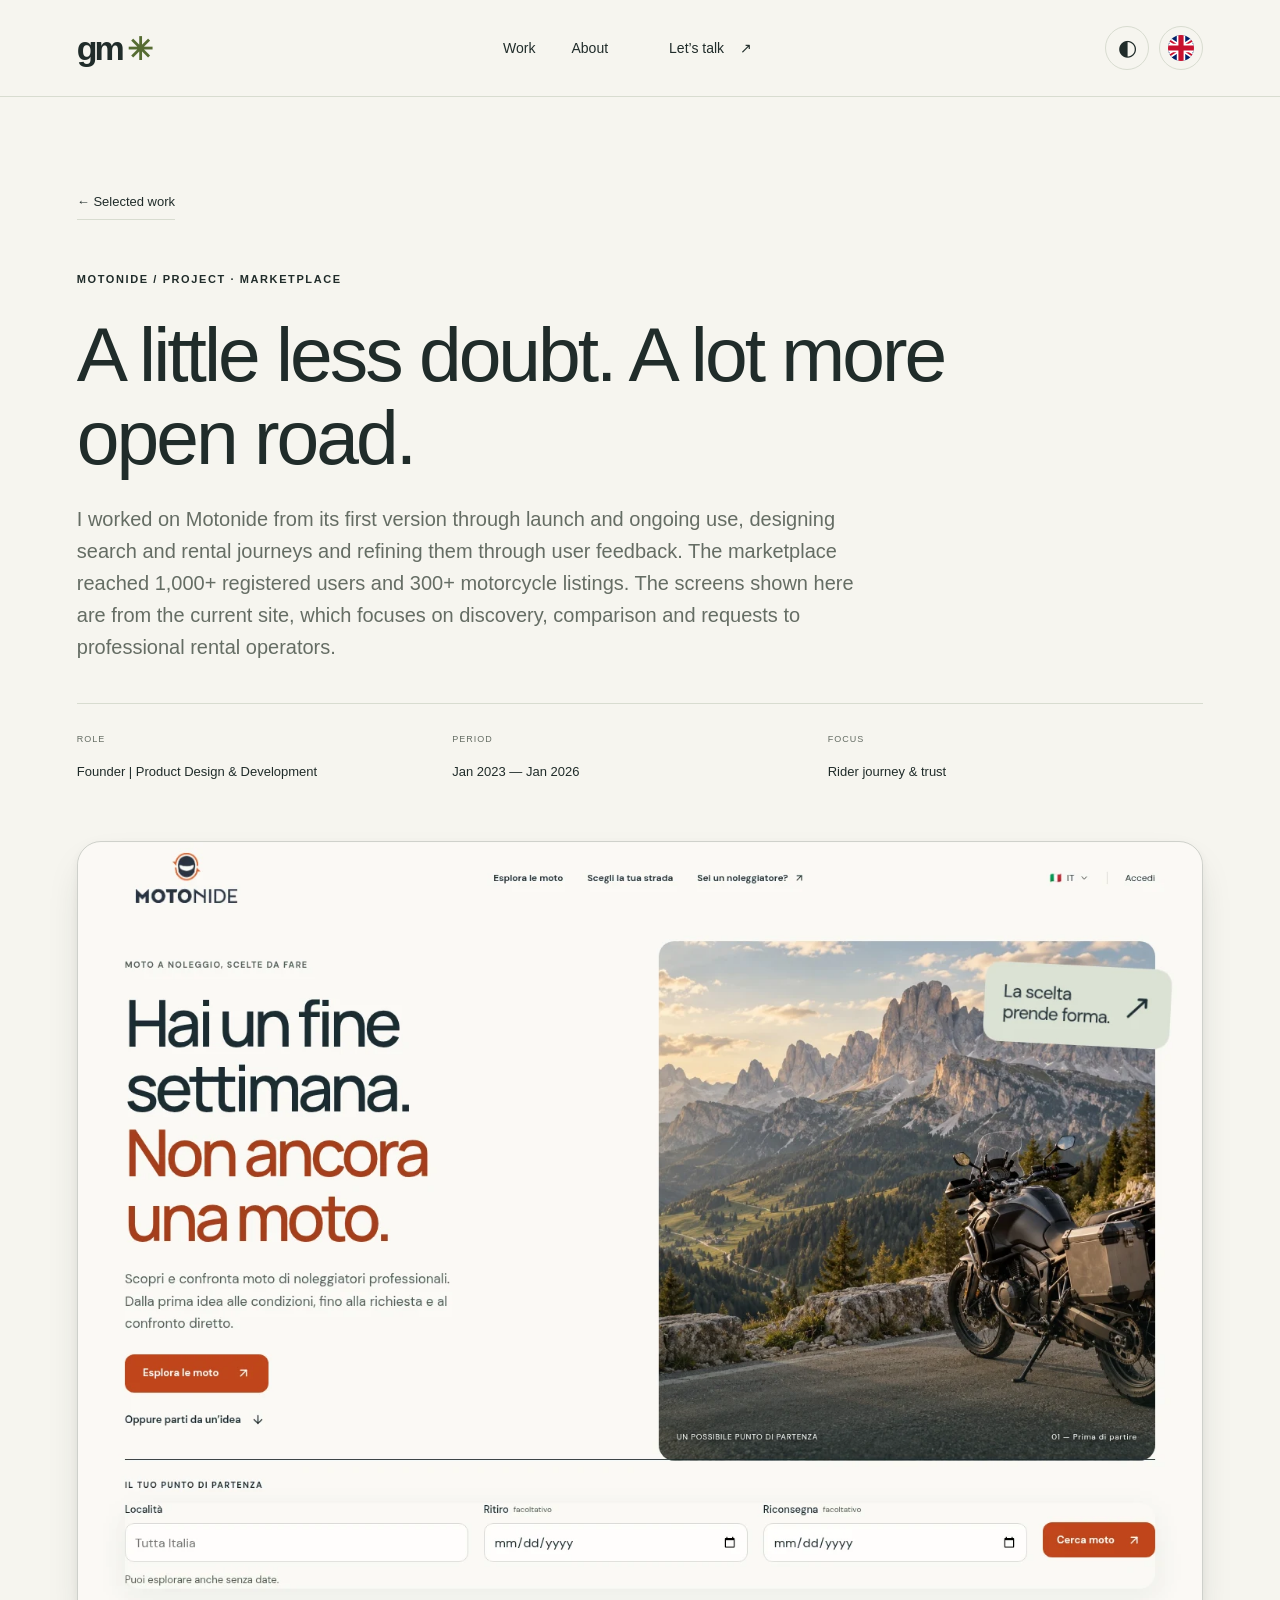
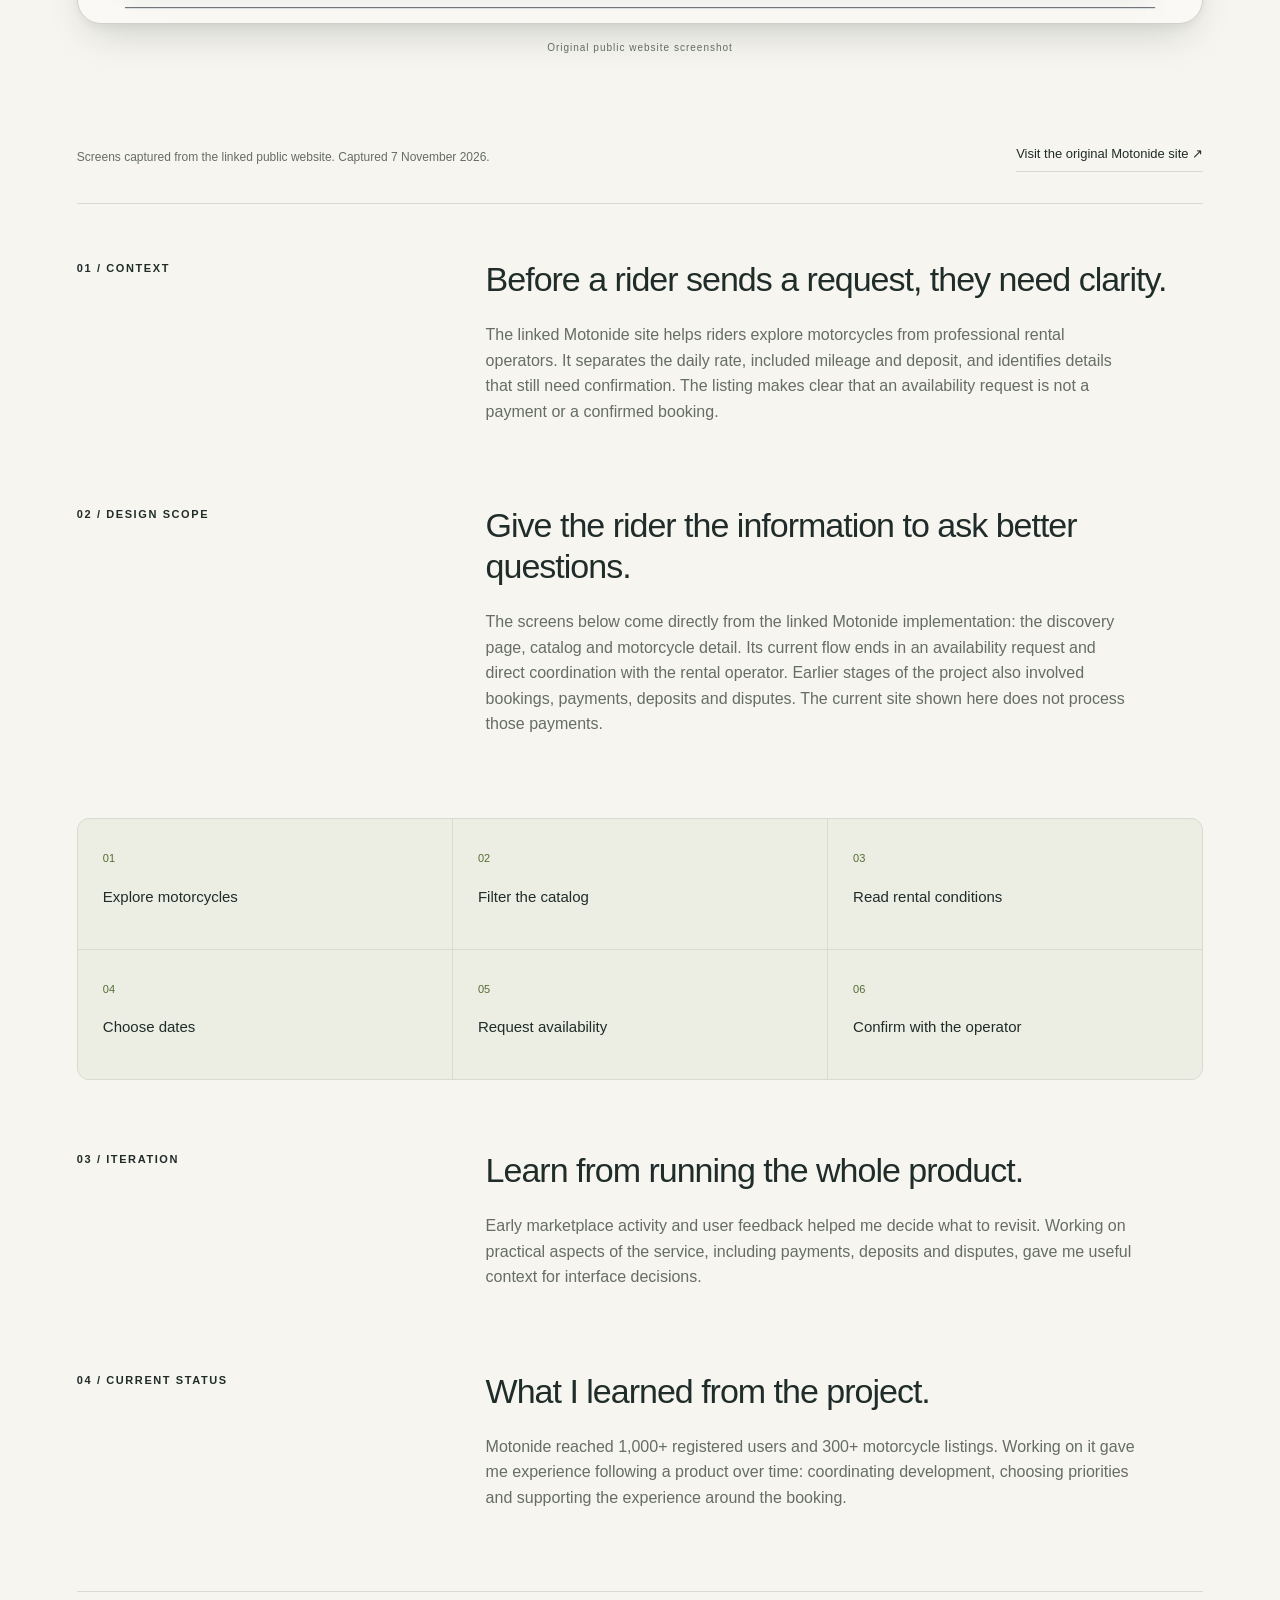
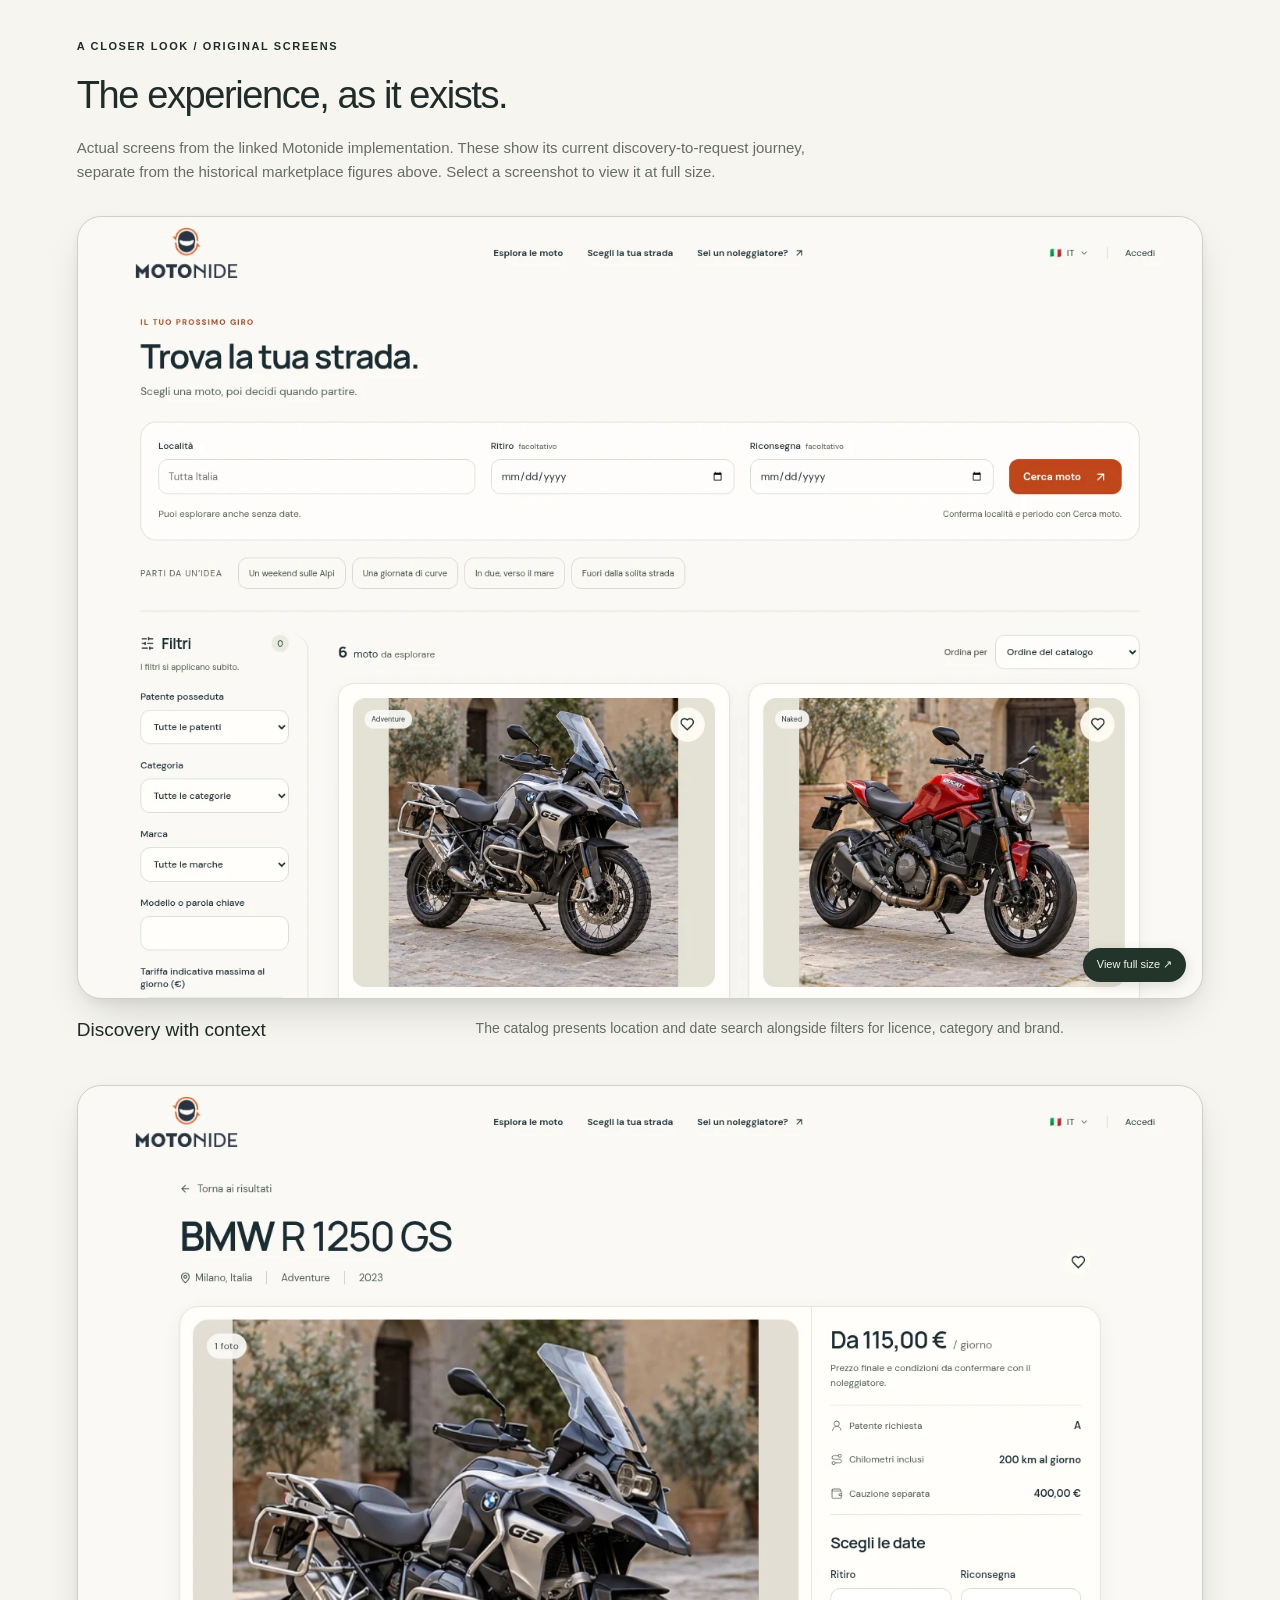
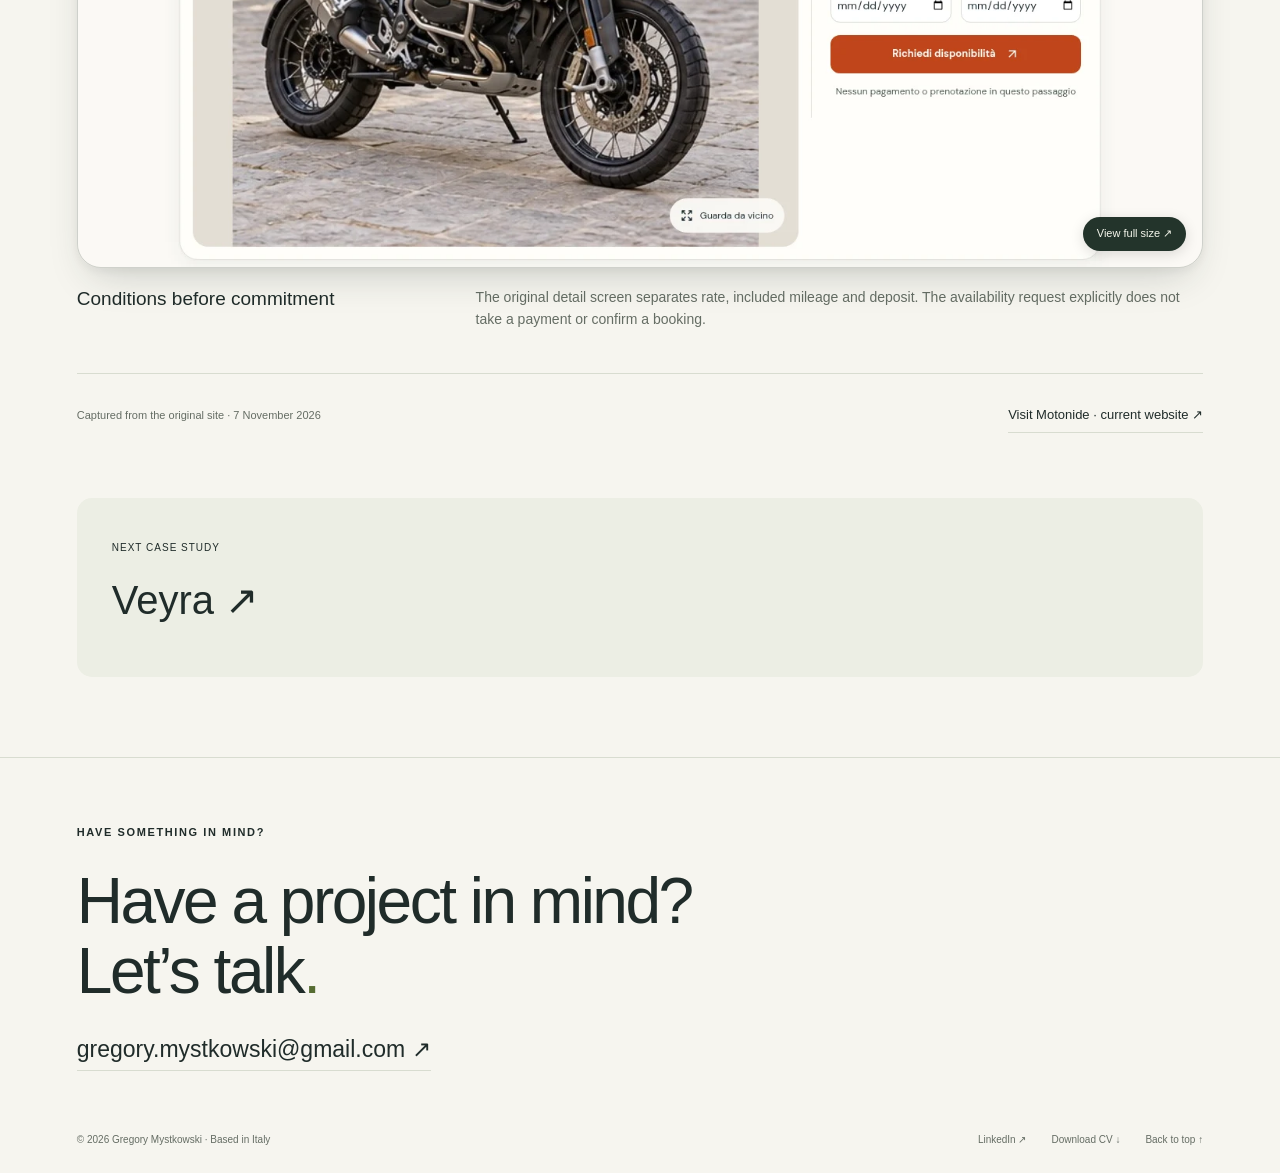
<file: work/motonide/index.html>
<!doctype html><html lang="en"><head><meta charset="UTF-8"><meta name="viewport" content="width=device-width, initial-scale=1"><meta name="description" content="Gregory Mystkowski — Product Designer. Selected projects in digital products, SaaS and marketplaces."><title>Motonide — Gregory Mystkowski</title><script>try{const lang=localStorage.getItem('language');const italian=/^\/it(?:\/|$)/.test(location.pathname);if(lang==='it'&&!italian)location.replace('/it'+location.pathname+location.search+location.hash);else if(lang==='en'&&italian)location.replace((location.pathname.slice(3)||'/')+location.search+location.hash)}catch(e){}</script><link rel="alternate" hreflang="en" href="https://gmportoflio.vercel.app/work/motonide/"><link rel="alternate" hreflang="it" href="https://gmportoflio.vercel.app/it/work/motonide/"><script>try{document.documentElement.dataset.theme=localStorage.getItem('theme')||(matchMedia('(prefers-color-scheme: dark)').matches?'dark':'light')}catch(e){}</script><link rel="stylesheet" href="/style.css"></head><body><a class="skip" href="#main">Skip to content</a><header><a class="identity" href="/" aria-label="Gregory Mystkowski home">gm<span>✳</span></a><nav aria-label="Main navigation"><a href="/#work">Work</a><a href="/#about">About</a><a href="#contact">Let’s talk <span>↗</span></a></nav><div class="nav-actions"><button id="theme" aria-label="Switch color theme">◐</button><a id="language" class="language-switcher" href="/it/work/motonide/" hreflang="it" lang="en" aria-label="Current language: English. Switch to Italian" title="Current language: English. Switch to Italian"><span class="language-flag"><svg preserveAspectRatio="xMidYMid slice" viewBox="0 0 60 40" aria-hidden="true" focusable="false"><path fill="#012169" d="M0 0h60v40H0z"/><path stroke="#fff" stroke-width="8" d="m0 0 60 40m0-40L0 40"/><path stroke="#c8102e" stroke-width="3" d="m0 0 60 40m0-40L0 40"/><path stroke="#fff" stroke-width="13" d="M30 0v40M0 20h60"/><path stroke="#c8102e" stroke-width="8" d="M30 0v40M0 20h60"/></svg></span></a><button id="menu" aria-expanded="false" aria-label="Toggle navigation">☰</button></div></header><main id="main"><section class="case-hero" id="top"><a class="text-link" href="/#work">← Selected work</a><div class="eyebrow">MOTONIDE / PROJECT · MARKETPLACE</div><h1>A little less doubt. A lot more open road.</h1><p class="case-intro">I worked on Motonide from its first version through launch and ongoing use, designing search and rental journeys and refining them through user feedback. The marketplace reached 1,000+ registered users and 300+ motorcycle listings. The screens shown here are from the current site, which focuses on discovery, comparison and requests to professional rental operators.</p><div class="case-meta"><div><small>ROLE</small><p>Founder | Product Design &amp; Development</p></div><div><small>PERIOD</small><p>Jan 2023 — Jan 2026</p></div><div><small>FOCUS</small><p>Rider journey & trust</p></div></div></section><div class="case-visual motonide"><div class="screenshot-frame"><img src="/public/screenshots/motonide-home.webp" alt="Motonide homepage with motorcycle discovery and rental search" width="1440" height="1000" loading="lazy" decoding="async"></div><p class="visual-label">Original public website screenshot</p></div><section class="case-story"><div class="original-source"><p>Screens captured from the linked public website. Captured 7 November 2026.</p><a class="text-link" href="https://motonide-product-design-git-feat-auth-profile-gregorymystkowski.vercel.app/" target="_blank" rel="noopener noreferrer">Visit the original Motonide site ↗</a></div><div class="story-row"><span class="eyebrow">01 / CONTEXT</span><div><h2>Before a rider sends a request, they need clarity.</h2><p>The linked Motonide site helps riders explore motorcycles from professional rental operators. It separates the daily rate, included mileage and deposit, and identifies details that still need confirmation. The listing makes clear that an availability request is not a payment or a confirmed booking.</p></div></div><div class="story-row"><span class="eyebrow">02 / DESIGN SCOPE</span><div><h2>Give the rider the information to ask better questions.</h2><p>The screens below come directly from the linked Motonide implementation: the discovery page, catalog and motorcycle detail. Its current flow ends in an availability request and direct coordination with the rental operator. Earlier stages of the project also involved bookings, payments, deposits and disputes. The current site shown here does not process those payments.</p></div></div><div class="flow" aria-label="Product journey summary"><div><span>01</span><h3>Explore motorcycles</h3></div><div><span>02</span><h3>Filter the catalog</h3></div><div><span>03</span><h3>Read rental conditions</h3></div><div><span>04</span><h3>Choose dates</h3></div><div><span>05</span><h3>Request availability</h3></div><div><span>06</span><h3>Confirm with the operator</h3></div></div><div class="story-row"><span class="eyebrow">03 / ITERATION</span><div><h2>Learn from running the whole product.</h2><p>Early marketplace activity and user feedback helped me decide what to revisit. Working on practical aspects of the service, including payments, deposits and disputes, gave me useful context for interface decisions.</p></div></div><div class="story-row"><span class="eyebrow">04 / CURRENT STATUS</span><div><h2>What I learned from the project.</h2><p>Motonide reached 1,000+ registered users and 300+ motorcycle listings. Working on it gave me experience following a product over time: coordinating development, choosing priorities and supporting the experience around the booking.</p></div></div><section class="screen-gallery" aria-labelledby="screens-heading"><div class="eyebrow">A CLOSER LOOK / ORIGINAL SCREENS</div><h2 id="screens-heading">The experience, as it exists.</h2><p class="gallery-intro">Actual screens from the linked Motonide implementation. These show its current discovery-to-request journey, separate from the historical marketplace figures above. Select a screenshot to view it at full size.</p><figure class="screen-figure"><a class="screen-enlarge" href="/public/screenshots/motonide-catalog.webp" target="_blank" rel="noopener noreferrer" aria-label="View full-size screenshot: Discovery with context"><img src="/public/screenshots/motonide-catalog.webp" alt="Motonide catalog showing filters and motorcycle cards" width="1440" height="1000" loading="lazy" decoding="async"><span>View full size ↗</span></a><figcaption><h3>Discovery with context</h3><p>The catalog presents location and date search alongside filters for licence, category and brand.</p></figcaption></figure><figure class="screen-figure"><a class="screen-enlarge" href="/public/screenshots/motonide-detail.webp" target="_blank" rel="noopener noreferrer" aria-label="View full-size screenshot: Conditions before commitment"><img src="/public/screenshots/motonide-detail.webp" alt="Motonide BMW detail screen with rental terms and availability request" width="1440" height="1000" loading="lazy" decoding="async"><span>View full size ↗</span></a><figcaption><h3>Conditions before commitment</h3><p>The original detail screen separates rate, included mileage and deposit. The availability request explicitly does not take a payment or confirm a booking.</p></figcaption></figure><div class="source-note"><span>Captured from the original site · 7 November 2026</span><a class="text-link" href="https://motonide-product-design-git-feat-auth-profile-gregorymystkowski.vercel.app/" target="_blank" rel="noopener noreferrer">Visit Motonide · current website ↗</a></div></section><a class="next-project" href="/work/veyra/"><small>NEXT CASE STUDY</small><h2>Veyra ↗</h2></a></section></main><footer id="contact"><div class="eyebrow">HAVE SOMETHING IN MIND?</div><h2>Have a project in mind?<br>Let’s talk<span class="accent">.</span></h2><a class="contact-mail" href="mailto:gregory.mystkowski@gmail.com">gregory.mystkowski@gmail.com ↗</a><div class="footer-bottom"><span>© 2026 Gregory Mystkowski · Based in Italy</span><div><a href="https://linkedin.com/in/gmystkowski" target="_blank" rel="noopener noreferrer">LinkedIn ↗</a><a href="/public/Gregory-Mystkowski-CV.pdf" download>Download CV ↓</a><a href="#top">Back to top ↑</a></div></div></footer><script src="/app.js"></script></body></html>
</file>
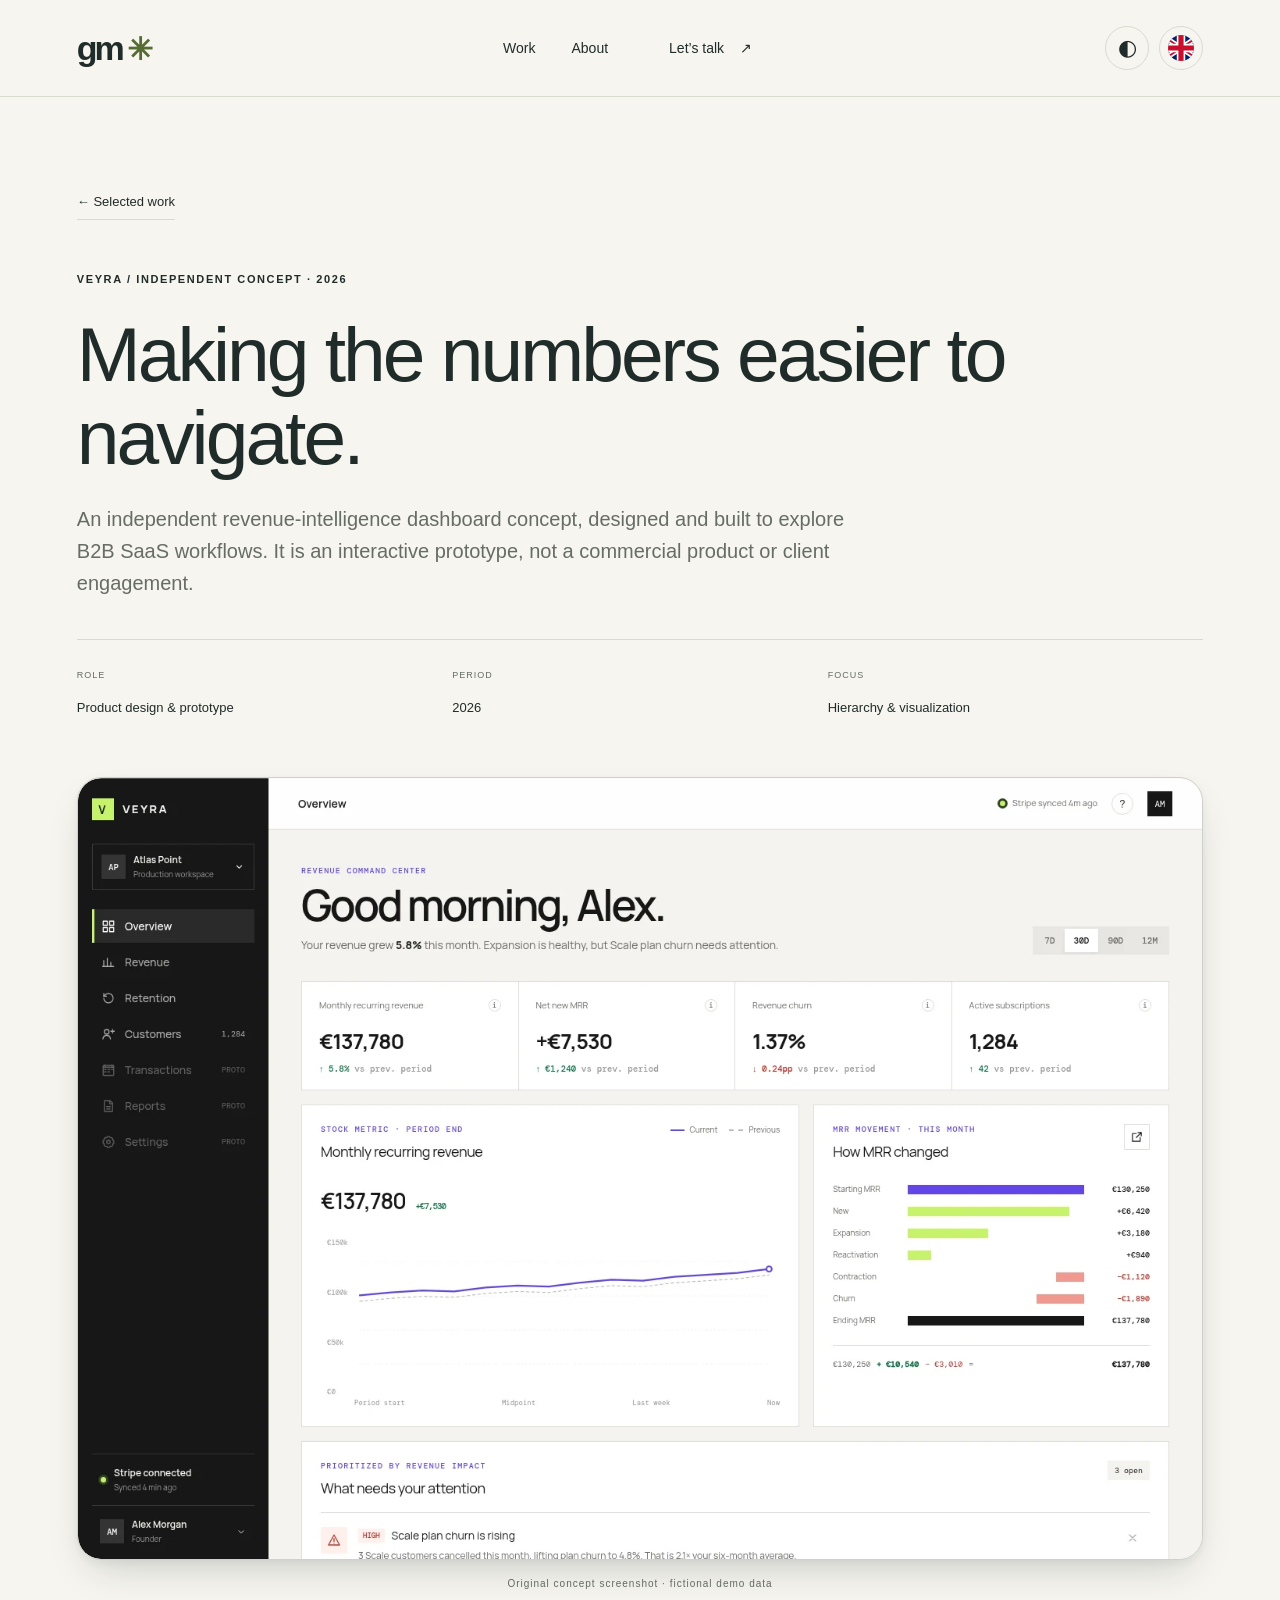
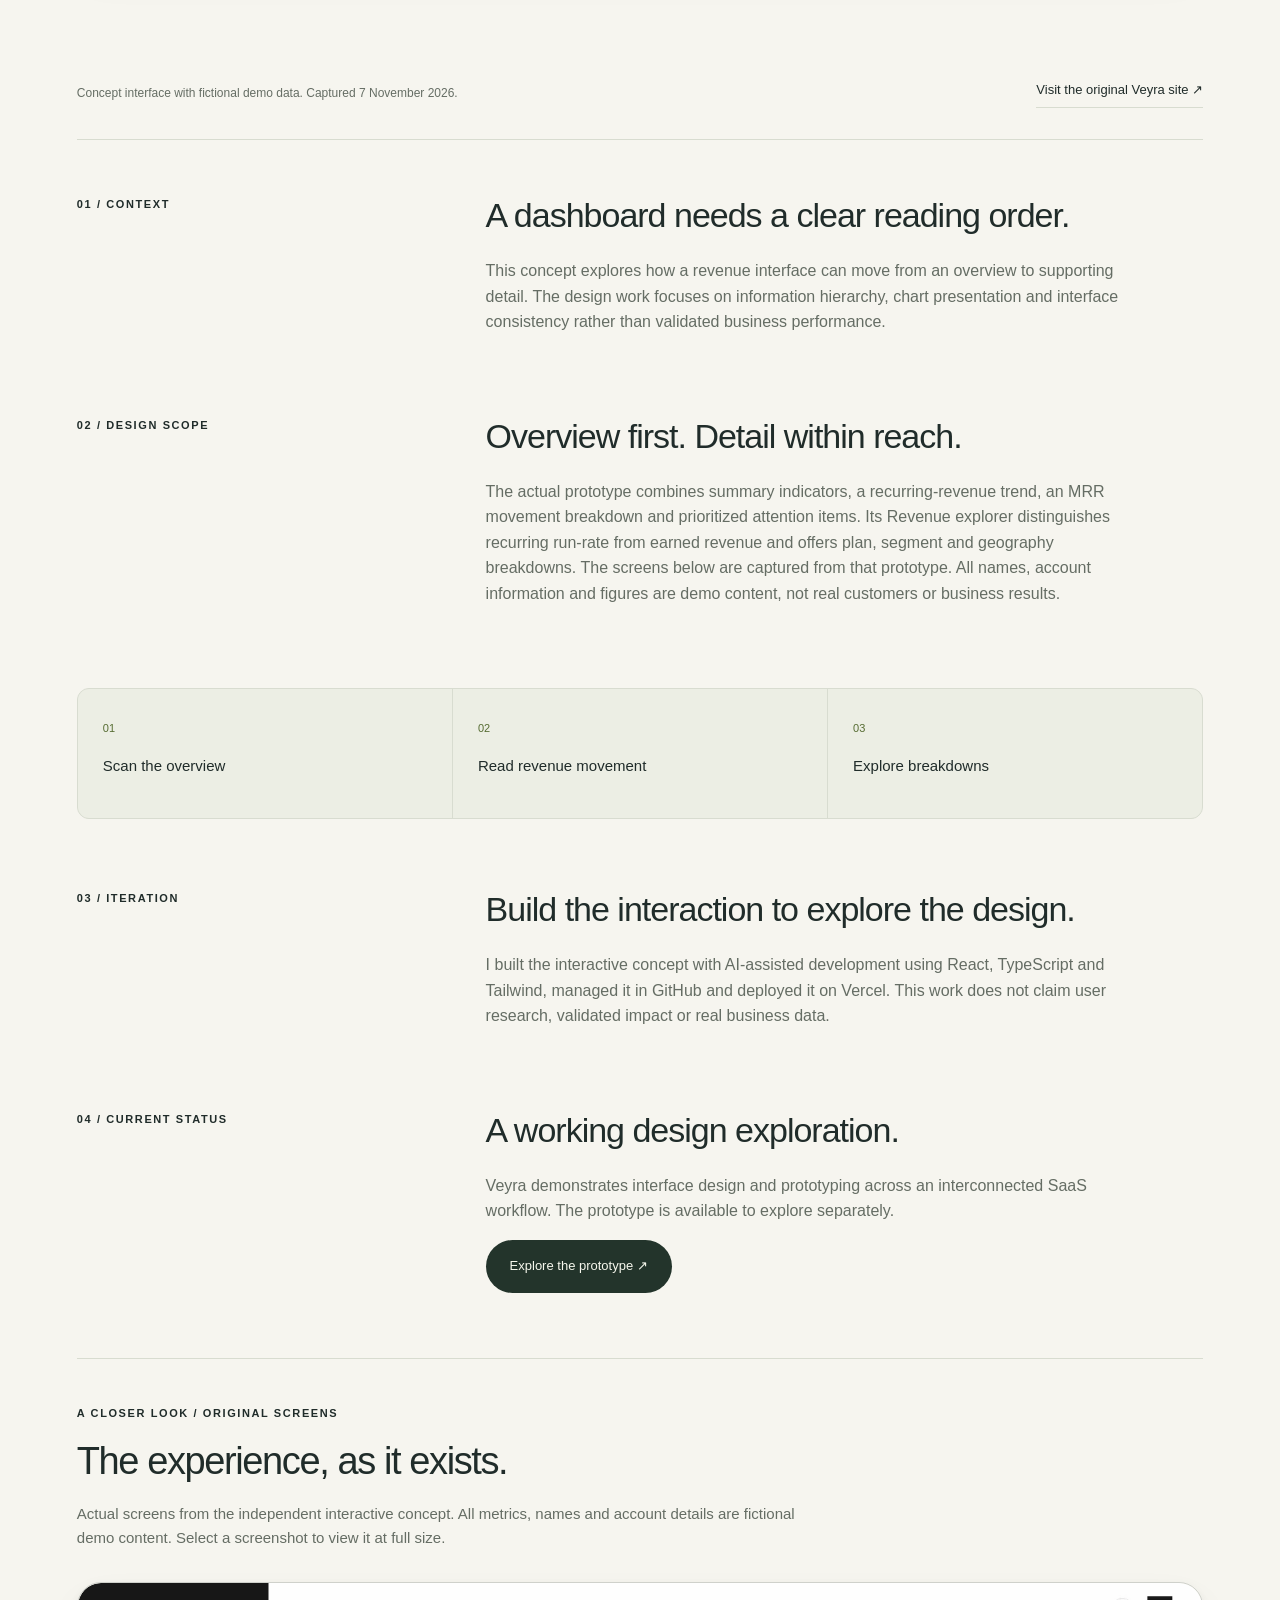
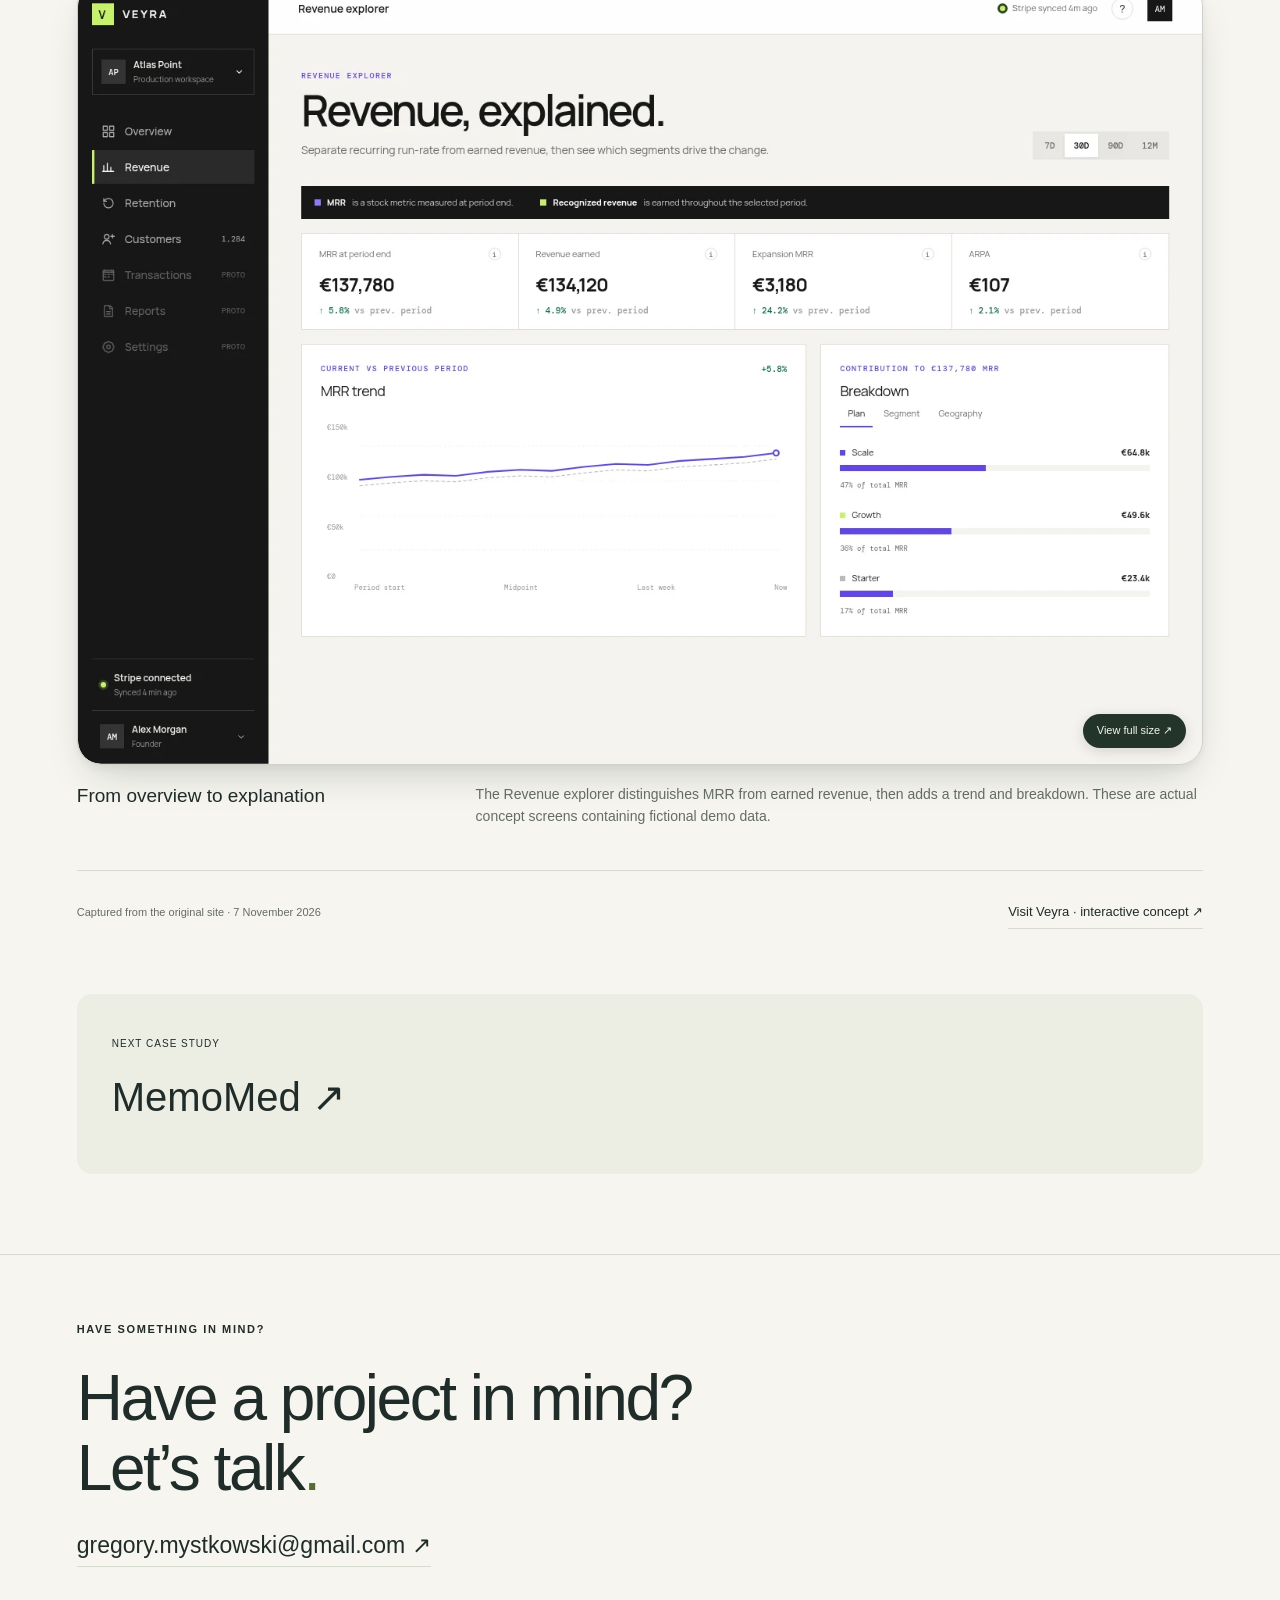
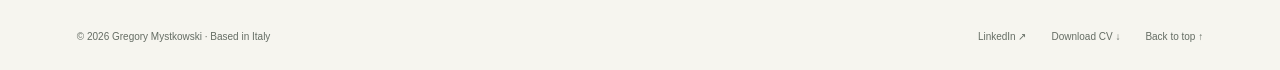
<file: work/veyra/index.html>
<!doctype html><html lang="en"><head><meta charset="UTF-8"><meta name="viewport" content="width=device-width, initial-scale=1"><meta name="description" content="Gregory Mystkowski — Product Designer. Selected projects in digital products, SaaS and marketplaces."><title>Veyra — Gregory Mystkowski</title><script>try{const lang=localStorage.getItem('language');const italian=/^\/it(?:\/|$)/.test(location.pathname);if(lang==='it'&&!italian)location.replace('/it'+location.pathname+location.search+location.hash);else if(lang==='en'&&italian)location.replace((location.pathname.slice(3)||'/')+location.search+location.hash)}catch(e){}</script><link rel="alternate" hreflang="en" href="https://gmportoflio.vercel.app/work/veyra/"><link rel="alternate" hreflang="it" href="https://gmportoflio.vercel.app/it/work/veyra/"><script>try{document.documentElement.dataset.theme=localStorage.getItem('theme')||(matchMedia('(prefers-color-scheme: dark)').matches?'dark':'light')}catch(e){}</script><link rel="stylesheet" href="/style.css"></head><body><a class="skip" href="#main">Skip to content</a><header><a class="identity" href="/" aria-label="Gregory Mystkowski home">gm<span>✳</span></a><nav aria-label="Main navigation"><a href="/#work">Work</a><a href="/#about">About</a><a href="#contact">Let’s talk <span>↗</span></a></nav><div class="nav-actions"><button id="theme" aria-label="Switch color theme">◐</button><a id="language" class="language-switcher" href="/it/work/veyra/" hreflang="it" lang="en" aria-label="Current language: English. Switch to Italian" title="Current language: English. Switch to Italian"><span class="language-flag"><svg preserveAspectRatio="xMidYMid slice" viewBox="0 0 60 40" aria-hidden="true" focusable="false"><path fill="#012169" d="M0 0h60v40H0z"/><path stroke="#fff" stroke-width="8" d="m0 0 60 40m0-40L0 40"/><path stroke="#c8102e" stroke-width="3" d="m0 0 60 40m0-40L0 40"/><path stroke="#fff" stroke-width="13" d="M30 0v40M0 20h60"/><path stroke="#c8102e" stroke-width="8" d="M30 0v40M0 20h60"/></svg></span></a><button id="menu" aria-expanded="false" aria-label="Toggle navigation">☰</button></div></header><main id="main"><section class="case-hero" id="top"><a class="text-link" href="/#work">← Selected work</a><div class="eyebrow">VEYRA / INDEPENDENT CONCEPT · 2026</div><h1>Making the numbers easier to navigate.</h1><p class="case-intro">An independent revenue-intelligence dashboard concept, designed and built to explore B2B SaaS workflows. It is an interactive prototype, not a commercial product or client engagement.</p><div class="case-meta"><div><small>ROLE</small><p>Product design & prototype</p></div><div><small>PERIOD</small><p>2026</p></div><div><small>FOCUS</small><p>Hierarchy & visualization</p></div></div></section><div class="case-visual veyra"><div class="screenshot-frame"><img src="/public/screenshots/veyra-overview.webp" alt="Veyra original overview dashboard with demo revenue indicators and charts" width="1440" height="1000" loading="lazy" decoding="async"></div><p class="visual-label">Original concept screenshot · fictional demo data</p></div><section class="case-story"><div class="original-source"><p>Concept interface with fictional demo data. Captured 7 November 2026.</p><a class="text-link" href="https://veyra-revenue-intelligence.vercel.app/" target="_blank" rel="noopener noreferrer">Visit the original Veyra site ↗</a></div><div class="story-row"><span class="eyebrow">01 / CONTEXT</span><div><h2>A dashboard needs a clear reading order.</h2><p>This concept explores how a revenue interface can move from an overview to supporting detail. The design work focuses on information hierarchy, chart presentation and interface consistency rather than validated business performance.</p></div></div><div class="story-row"><span class="eyebrow">02 / DESIGN SCOPE</span><div><h2>Overview first. Detail within reach.</h2><p>The actual prototype combines summary indicators, a recurring-revenue trend, an MRR movement breakdown and prioritized attention items. Its Revenue explorer distinguishes recurring run-rate from earned revenue and offers plan, segment and geography breakdowns. The screens below are captured from that prototype. All names, account information and figures are demo content, not real customers or business results.</p></div></div><div class="flow" aria-label="Product journey summary"><div><span>01</span><h3>Scan the overview</h3></div><div><span>02</span><h3>Read revenue movement</h3></div><div><span>03</span><h3>Explore breakdowns</h3></div></div><div class="story-row"><span class="eyebrow">03 / ITERATION</span><div><h2>Build the interaction to explore the design.</h2><p>I built the interactive concept with AI-assisted development using React, TypeScript and Tailwind, managed it in GitHub and deployed it on Vercel. This work does not claim user research, validated impact or real business data.</p></div></div><div class="story-row"><span class="eyebrow">04 / CURRENT STATUS</span><div><h2>A working design exploration.</h2><p>Veyra demonstrates interface design and prototyping across an interconnected SaaS workflow. The prototype is available to explore separately.</p><a class="button" href="https://veyra-revenue-intelligence.vercel.app/" target="_blank" rel="noopener noreferrer">Explore the prototype ↗</a></div></div><section class="screen-gallery" aria-labelledby="screens-heading"><div class="eyebrow">A CLOSER LOOK / ORIGINAL SCREENS</div><h2 id="screens-heading">The experience, as it exists.</h2><p class="gallery-intro">Actual screens from the independent interactive concept. All metrics, names and account details are fictional demo content. Select a screenshot to view it at full size.</p><figure class="screen-figure"><a class="screen-enlarge" href="/public/screenshots/veyra-revenue-explorer.webp" target="_blank" rel="noopener noreferrer" aria-label="View full-size screenshot: From overview to explanation"><img src="/public/screenshots/veyra-revenue-explorer.webp" alt="Veyra Revenue explorer with demo MRR trend and plan breakdown" width="1440" height="1000" loading="lazy" decoding="async"><span>View full size ↗</span></a><figcaption><h3>From overview to explanation</h3><p>The Revenue explorer distinguishes MRR from earned revenue, then adds a trend and breakdown. These are actual concept screens containing fictional demo data.</p></figcaption></figure><div class="source-note"><span>Captured from the original site · 7 November 2026</span><a class="text-link" href="https://veyra-revenue-intelligence.vercel.app/" target="_blank" rel="noopener noreferrer">Visit Veyra · interactive concept ↗</a></div></section><a class="next-project" href="/work/memomed/"><small>NEXT CASE STUDY</small><h2>MemoMed ↗</h2></a></section></main><footer id="contact"><div class="eyebrow">HAVE SOMETHING IN MIND?</div><h2>Have a project in mind?<br>Let’s talk<span class="accent">.</span></h2><a class="contact-mail" href="mailto:gregory.mystkowski@gmail.com">gregory.mystkowski@gmail.com ↗</a><div class="footer-bottom"><span>© 2026 Gregory Mystkowski · Based in Italy</span><div><a href="https://linkedin.com/in/gmystkowski" target="_blank" rel="noopener noreferrer">LinkedIn ↗</a><a href="/public/Gregory-Mystkowski-CV.pdf" download>Download CV ↓</a><a href="#top">Back to top ↑</a></div></div></footer><script src="/app.js"></script></body></html>
</file>
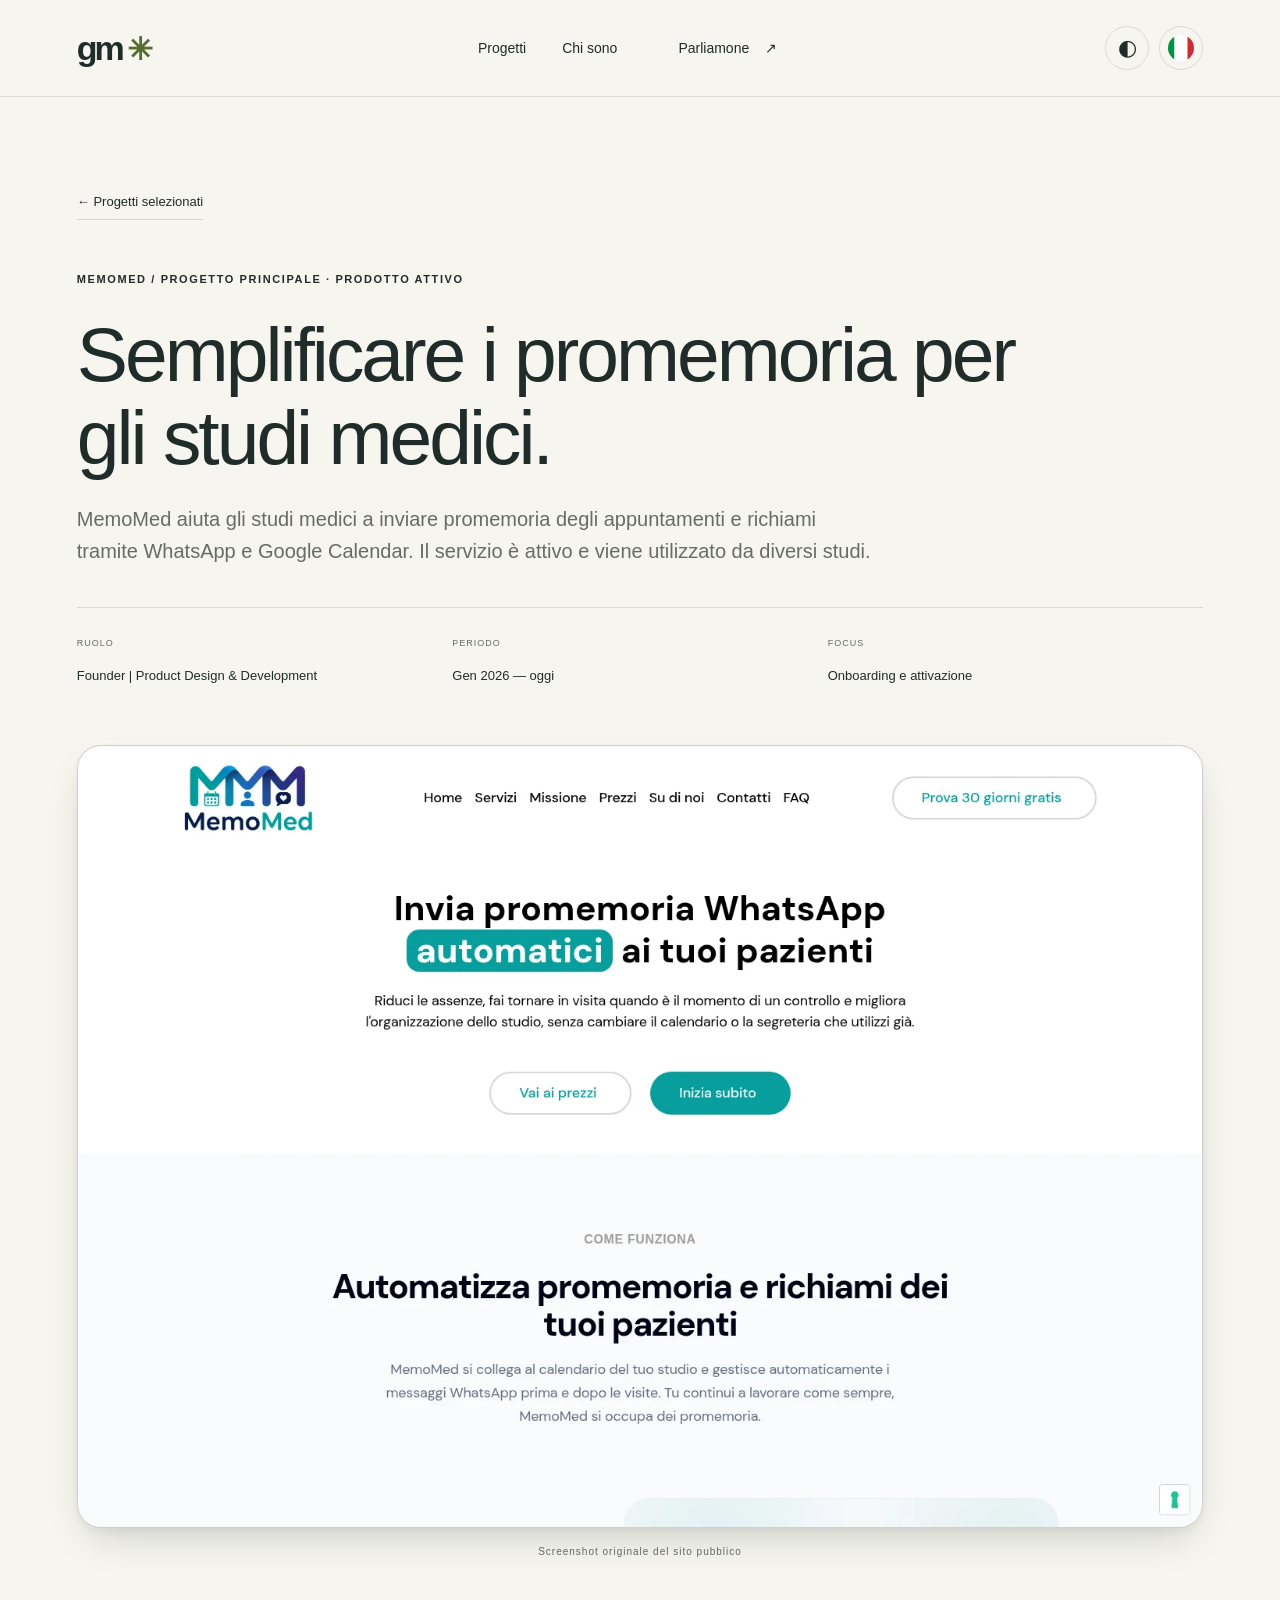
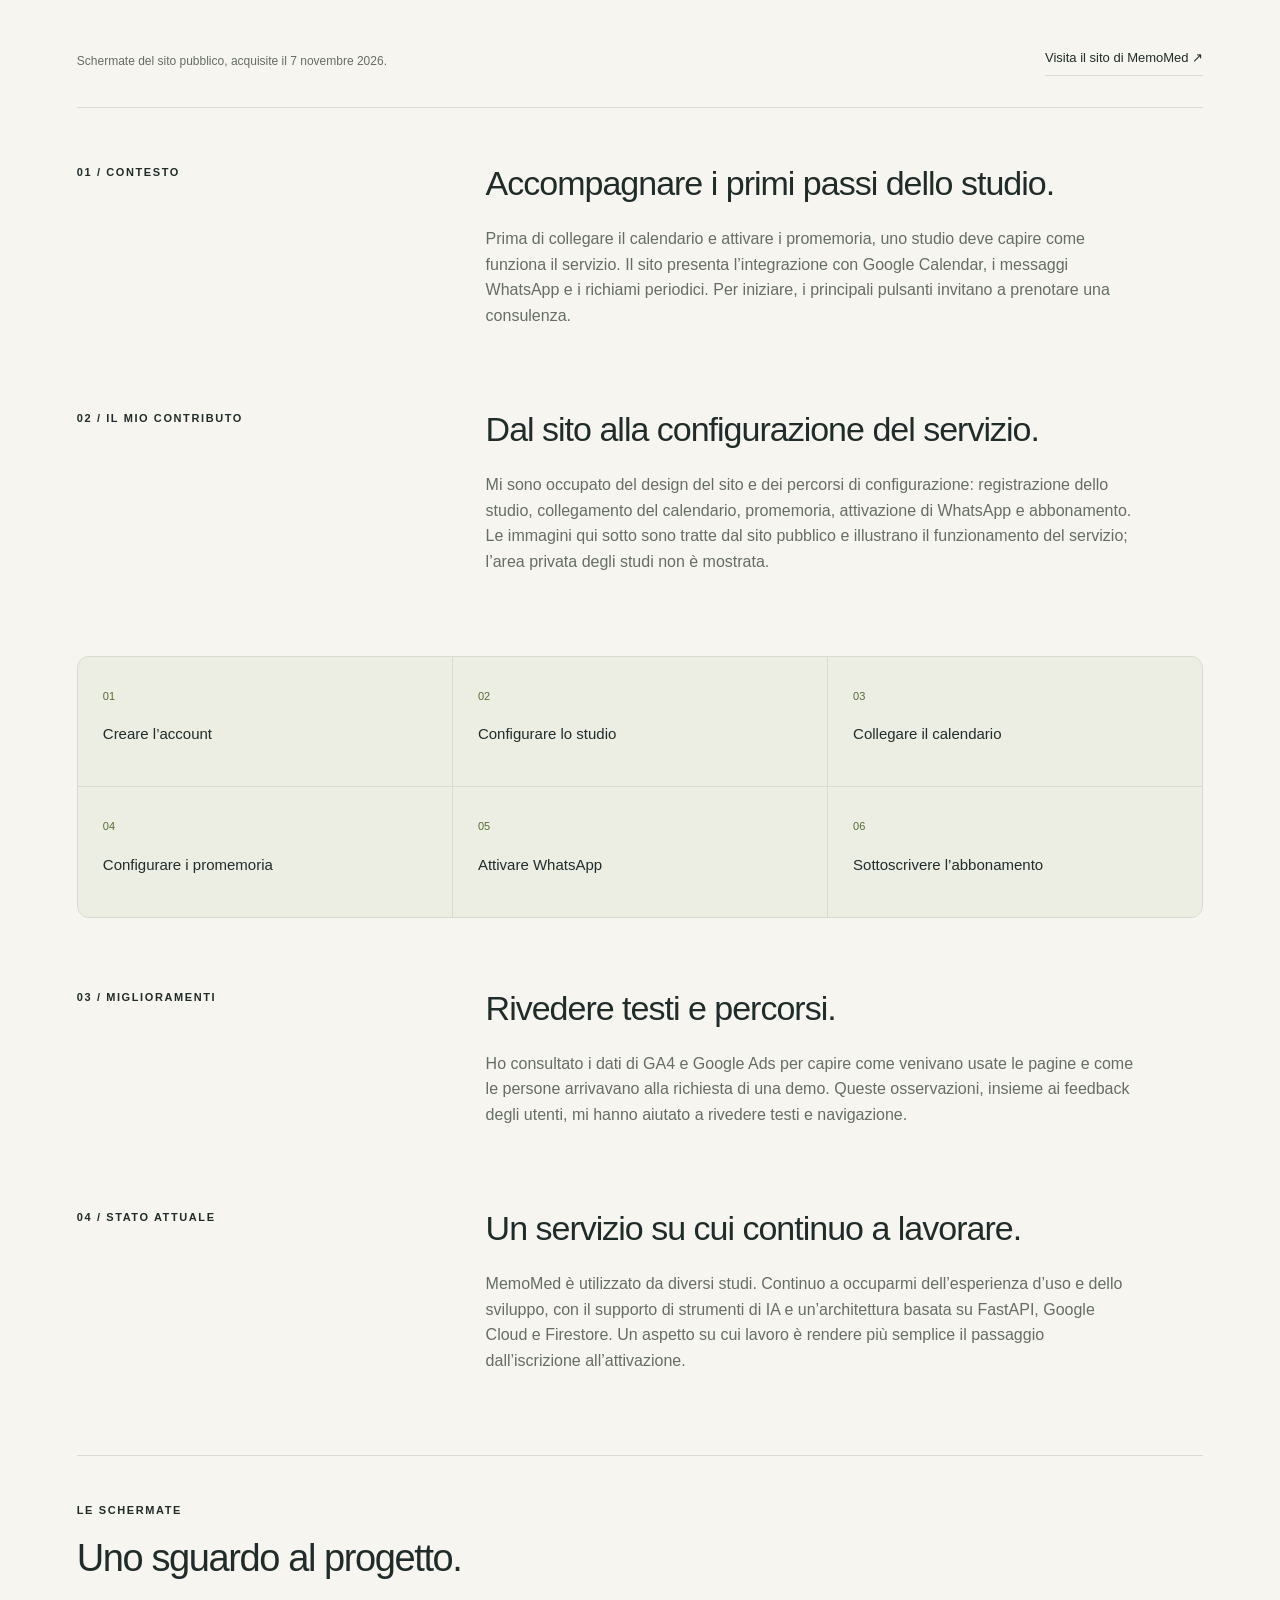
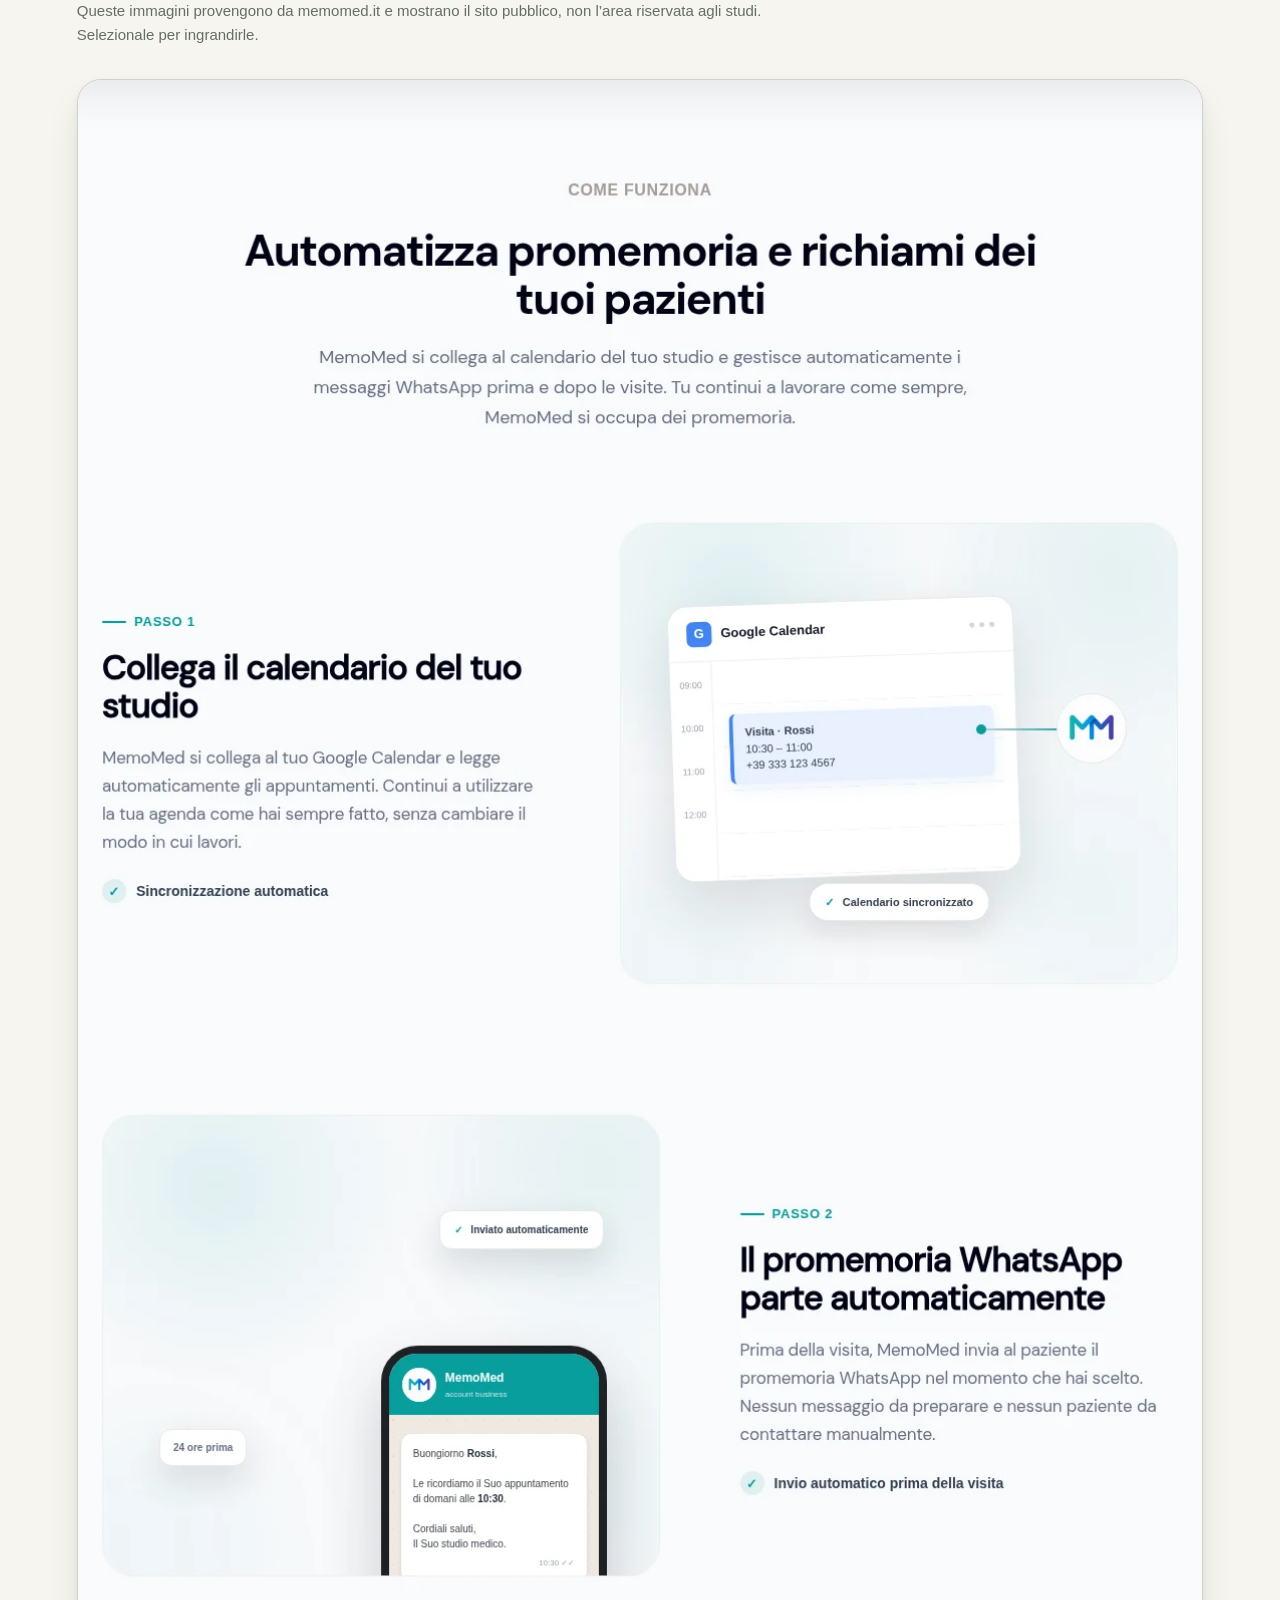
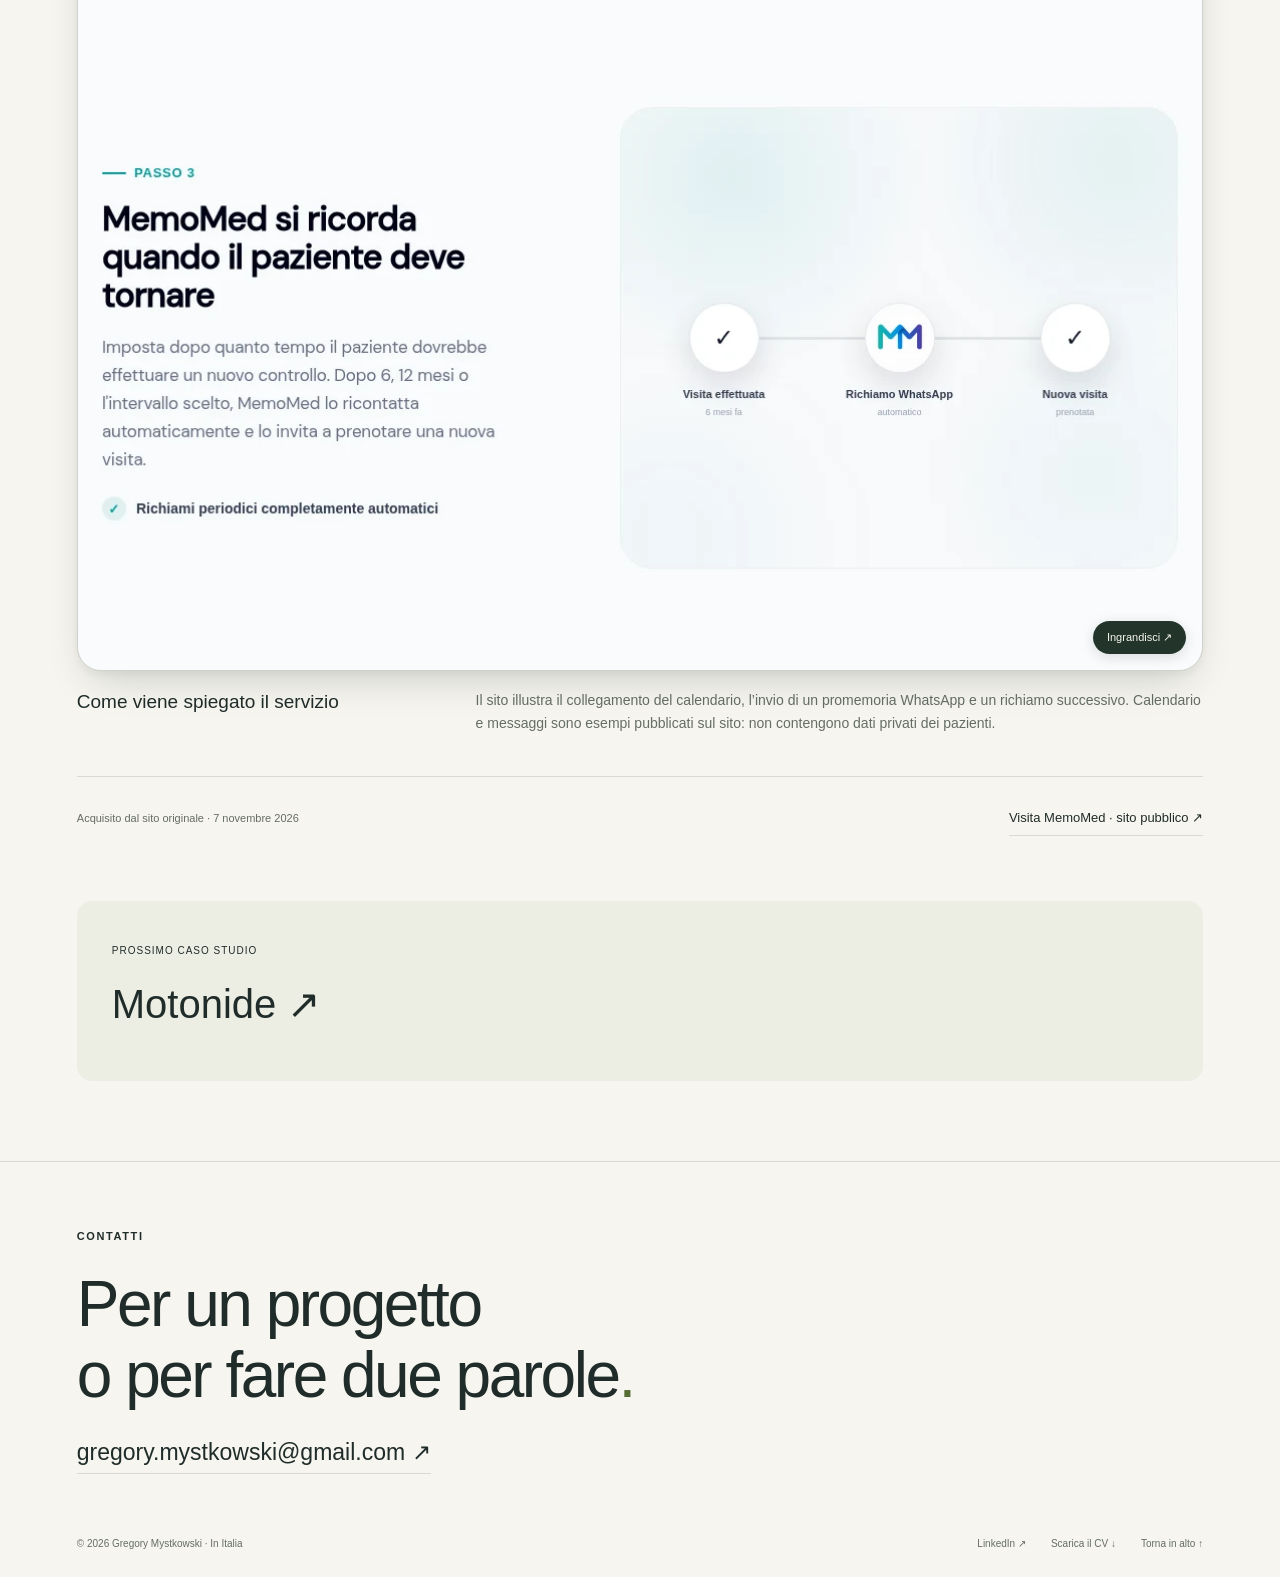
<file: it/work/memomed/index.html>
<!doctype html><html lang="it"><head><meta charset="UTF-8"><meta name="viewport" content="width=device-width, initial-scale=1"><meta name="description" content="Gregory Mystkowski — Product Designer. Progetti ed esperienze tra prodotti digitali, SaaS e marketplace."><title>MemoMed — Gregory Mystkowski</title><script>try{const lang=localStorage.getItem('language');const italian=/^\/it(?:\/|$)/.test(location.pathname);if(lang==='it'&&!italian)location.replace('/it'+location.pathname+location.search+location.hash);else if(lang==='en'&&italian)location.replace((location.pathname.slice(3)||'/')+location.search+location.hash)}catch(e){}</script><link rel="alternate" hreflang="en" href="https://gmportoflio.vercel.app/work/memomed/"><link rel="alternate" hreflang="it" href="https://gmportoflio.vercel.app/it/work/memomed/"><script>try{document.documentElement.dataset.theme=localStorage.getItem('theme')||(matchMedia('(prefers-color-scheme: dark)').matches?'dark':'light')}catch(e){}</script><link rel="stylesheet" href="/style.css"></head><body><a class="skip" href="#main">Vai al contenuto</a><header><a class="identity" href="/it/" aria-label="Gregory Mystkowski — pagina iniziale">gm<span>✳</span></a><nav aria-label="Navigazione principale"><a href="/it/#work">Progetti</a><a href="/it/#about">Chi sono</a><a href="#contact">Parliamone <span>↗</span></a></nav><div class="nav-actions"><button id="theme" aria-label="Cambia tema">◐</button><a id="language" class="language-switcher" href="/work/memomed/" hreflang="en" lang="it" aria-label="Lingua attuale: italiano. Passa all’inglese" title="Lingua attuale: italiano. Passa all’inglese"><span class="language-flag"><svg preserveAspectRatio="xMidYMid slice" viewBox="0 0 30 20" aria-hidden="true" focusable="false"><path fill="#009246" d="M0 0h10v20H0z"/><path fill="#fff" d="M10 0h10v20H10z"/><path fill="#ce2b37" d="M20 0h10v20H20z"/></svg></span></a><button id="menu" aria-expanded="false" aria-label="Apri o chiudi il menu">☰</button></div></header><main id="main"><section class="case-hero" id="top"><a class="text-link" href="/it/#work">← Progetti selezionati</a><div class="eyebrow">MEMOMED / PROGETTO PRINCIPALE · PRODOTTO ATTIVO</div><h1>Semplificare i promemoria per gli studi medici.</h1><p class="case-intro">MemoMed aiuta gli studi medici a inviare promemoria degli appuntamenti e richiami tramite WhatsApp e Google Calendar. Il servizio è attivo e viene utilizzato da diversi studi.</p><div class="case-meta"><div><small>RUOLO</small><p>Founder | Product Design &amp; Development</p></div><div><small>PERIODO</small><p>Gen 2026 — oggi</p></div><div><small>FOCUS</small><p>Onboarding e attivazione</p></div></div></section><div class="case-visual memomed"><div class="screenshot-frame"><img src="/public/screenshots/memomed-home.webp" alt="Sito pubblico di MemoMed che presenta i promemoria automatici degli appuntamenti su WhatsApp" width="1440" height="1000" loading="lazy" decoding="async"></div><p class="visual-label">Screenshot originale del sito pubblico</p></div><section class="case-story"><div class="original-source"><p>Schermate del sito pubblico, acquisite il 7 novembre 2026.</p><a class="text-link" href="https://memomed.it/" target="_blank" rel="noopener noreferrer">Visita il sito di MemoMed ↗</a></div><div class="story-row"><span class="eyebrow">01 / CONTESTO</span><div><h2>Accompagnare i primi passi dello studio.</h2><p>Prima di collegare il calendario e attivare i promemoria, uno studio deve capire come funziona il servizio. Il sito presenta l’integrazione con Google Calendar, i messaggi WhatsApp e i richiami periodici. Per iniziare, i principali pulsanti invitano a prenotare una consulenza.</p></div></div><div class="story-row"><span class="eyebrow">02 / IL MIO CONTRIBUTO</span><div><h2>Dal sito alla configurazione del servizio.</h2><p>Mi sono occupato del design del sito e dei percorsi di configurazione: registrazione dello studio, collegamento del calendario, promemoria, attivazione di WhatsApp e abbonamento. Le immagini qui sotto sono tratte dal sito pubblico e illustrano il funzionamento del servizio; l’area privata degli studi non è mostrata.</p></div></div><div class="flow" aria-label="Riepilogo del percorso utente"><div><span>01</span><h3>Creare l’account</h3></div><div><span>02</span><h3>Configurare lo studio</h3></div><div><span>03</span><h3>Collegare il calendario</h3></div><div><span>04</span><h3>Configurare i promemoria</h3></div><div><span>05</span><h3>Attivare WhatsApp</h3></div><div><span>06</span><h3>Sottoscrivere l’abbonamento</h3></div></div><div class="story-row"><span class="eyebrow">03 / MIGLIORAMENTI</span><div><h2>Rivedere testi e percorsi.</h2><p>Ho consultato i dati di GA4 e Google Ads per capire come venivano usate le pagine e come le persone arrivavano alla richiesta di una demo. Queste osservazioni, insieme ai feedback degli utenti, mi hanno aiutato a rivedere testi e navigazione.</p></div></div><div class="story-row"><span class="eyebrow">04 / STATO ATTUALE</span><div><h2>Un servizio su cui continuo a lavorare.</h2><p>MemoMed è utilizzato da diversi studi. Continuo a occuparmi dell’esperienza d’uso e dello sviluppo, con il supporto di strumenti di IA e un’architettura basata su FastAPI, Google Cloud e Firestore. Un aspetto su cui lavoro è rendere più semplice il passaggio dall’iscrizione all’attivazione.</p></div></div><section class="screen-gallery" aria-labelledby="screens-heading"><div class="eyebrow">LE SCHERMATE</div><h2 id="screens-heading">Uno sguardo al progetto.</h2><p class="gallery-intro">Queste immagini provengono da memomed.it e mostrano il sito pubblico, non l’area riservata agli studi. Selezionale per ingrandirle.</p><figure class="screen-figure"><a class="screen-enlarge" href="/public/screenshots/memomed-how-it-works.webp" target="_blank" rel="noopener noreferrer" aria-label="Ingrandisci: come viene spiegato il servizio"><img src="/public/screenshots/memomed-how-it-works.webp" alt="Sezione del sito MemoMed che spiega il collegamento a Google Calendar, i promemoria WhatsApp e i richiami periodici" width="1120" height="2182" loading="lazy" decoding="async"><span>Ingrandisci ↗</span></a><figcaption><h3>Come viene spiegato il servizio</h3><p>Il sito illustra il collegamento del calendario, l’invio di un promemoria WhatsApp e un richiamo successivo. Calendario e messaggi sono esempi pubblicati sul sito: non contengono dati privati dei pazienti.</p></figcaption></figure><div class="source-note"><span>Acquisito dal sito originale · 7 novembre 2026</span><a class="text-link" href="https://memomed.it/" target="_blank" rel="noopener noreferrer">Visita MemoMed · sito pubblico ↗</a></div></section><a class="next-project" href="/it/work/motonide/"><small>PROSSIMO CASO STUDIO</small><h2>Motonide ↗</h2></a></section></main><footer id="contact"><div class="eyebrow">CONTATTI</div><h2>Per un progetto<br>o per fare due parole<span class="accent">.</span></h2><a class="contact-mail" href="mailto:gregory.mystkowski@gmail.com">gregory.mystkowski@gmail.com ↗</a><div class="footer-bottom"><span>© 2026 Gregory Mystkowski · In Italia</span><div><a href="https://linkedin.com/in/gmystkowski" target="_blank" rel="noopener noreferrer">LinkedIn ↗</a><a href="/public/Gregory-Mystkowski-CV.pdf" download>Scarica il CV ↓</a><a href="#top">Torna in alto ↑</a></div></div></footer><script src="/app.js"></script></body></html>
</file>
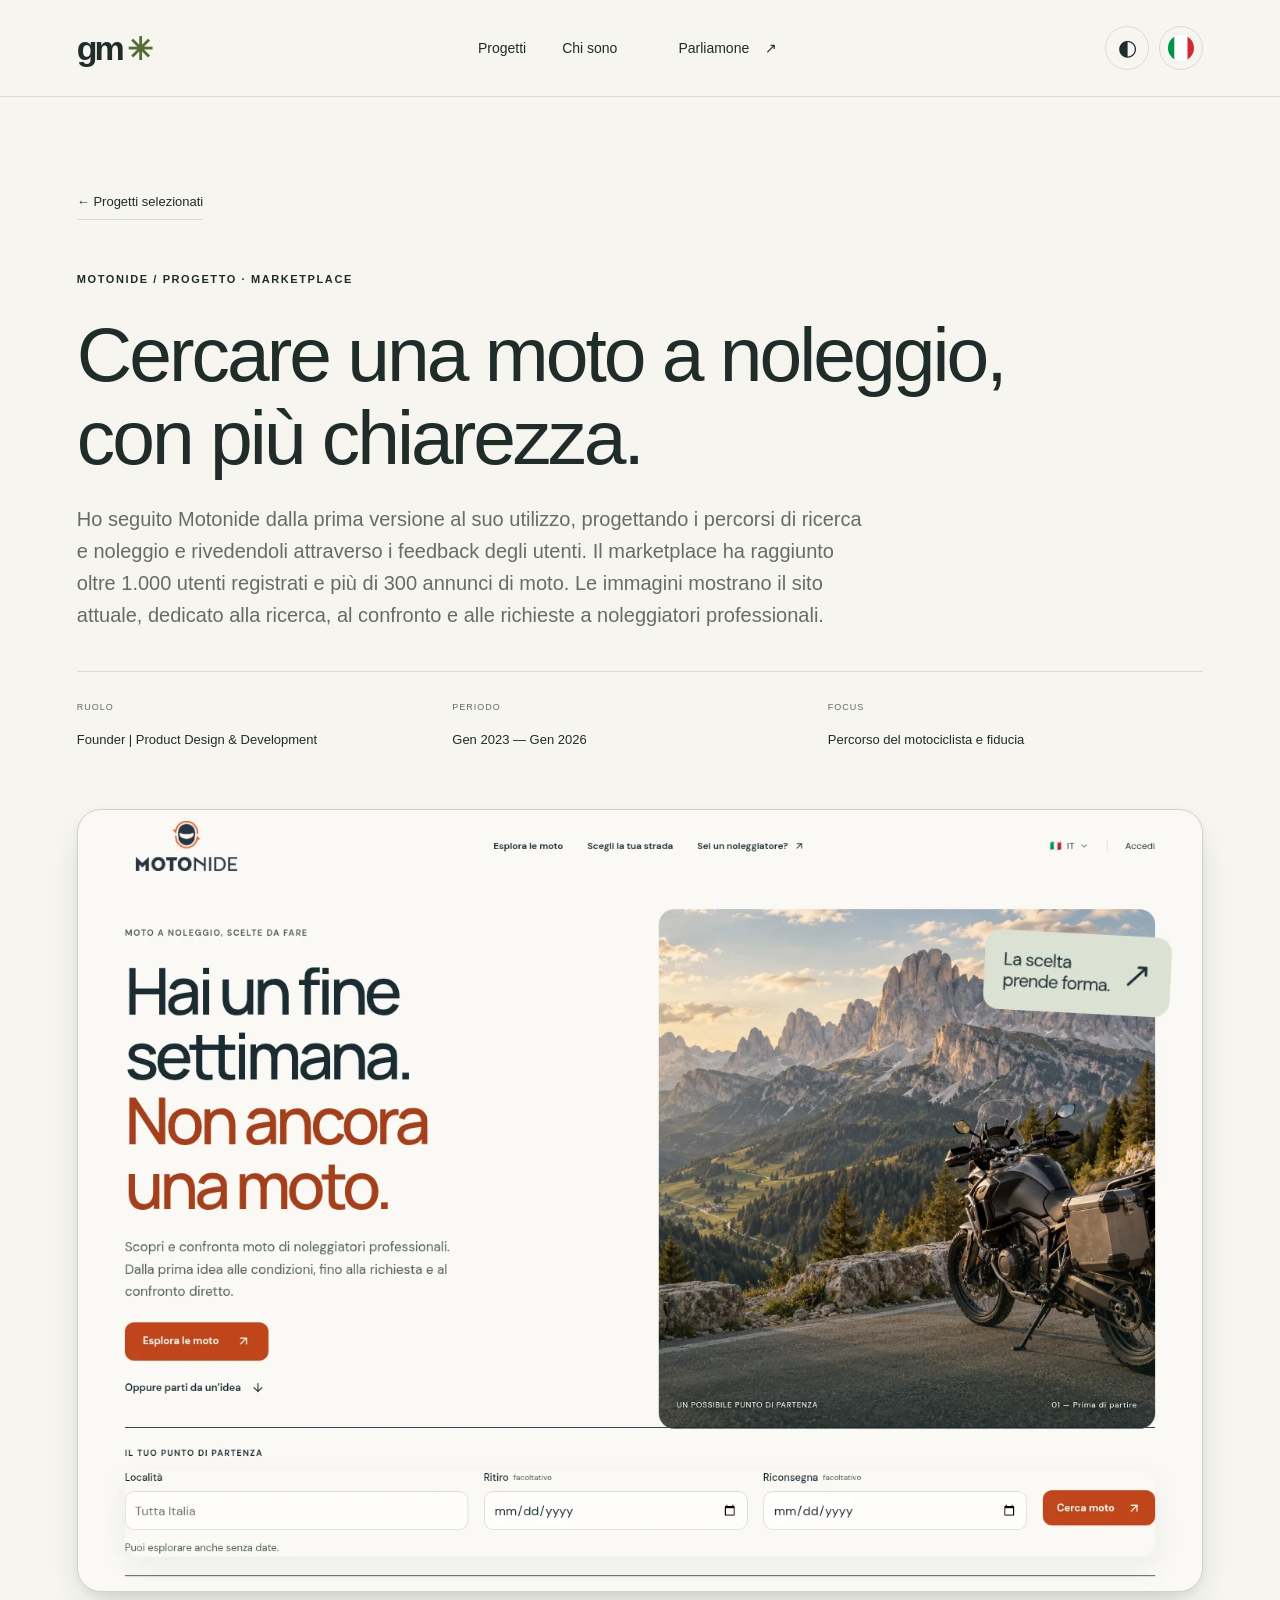
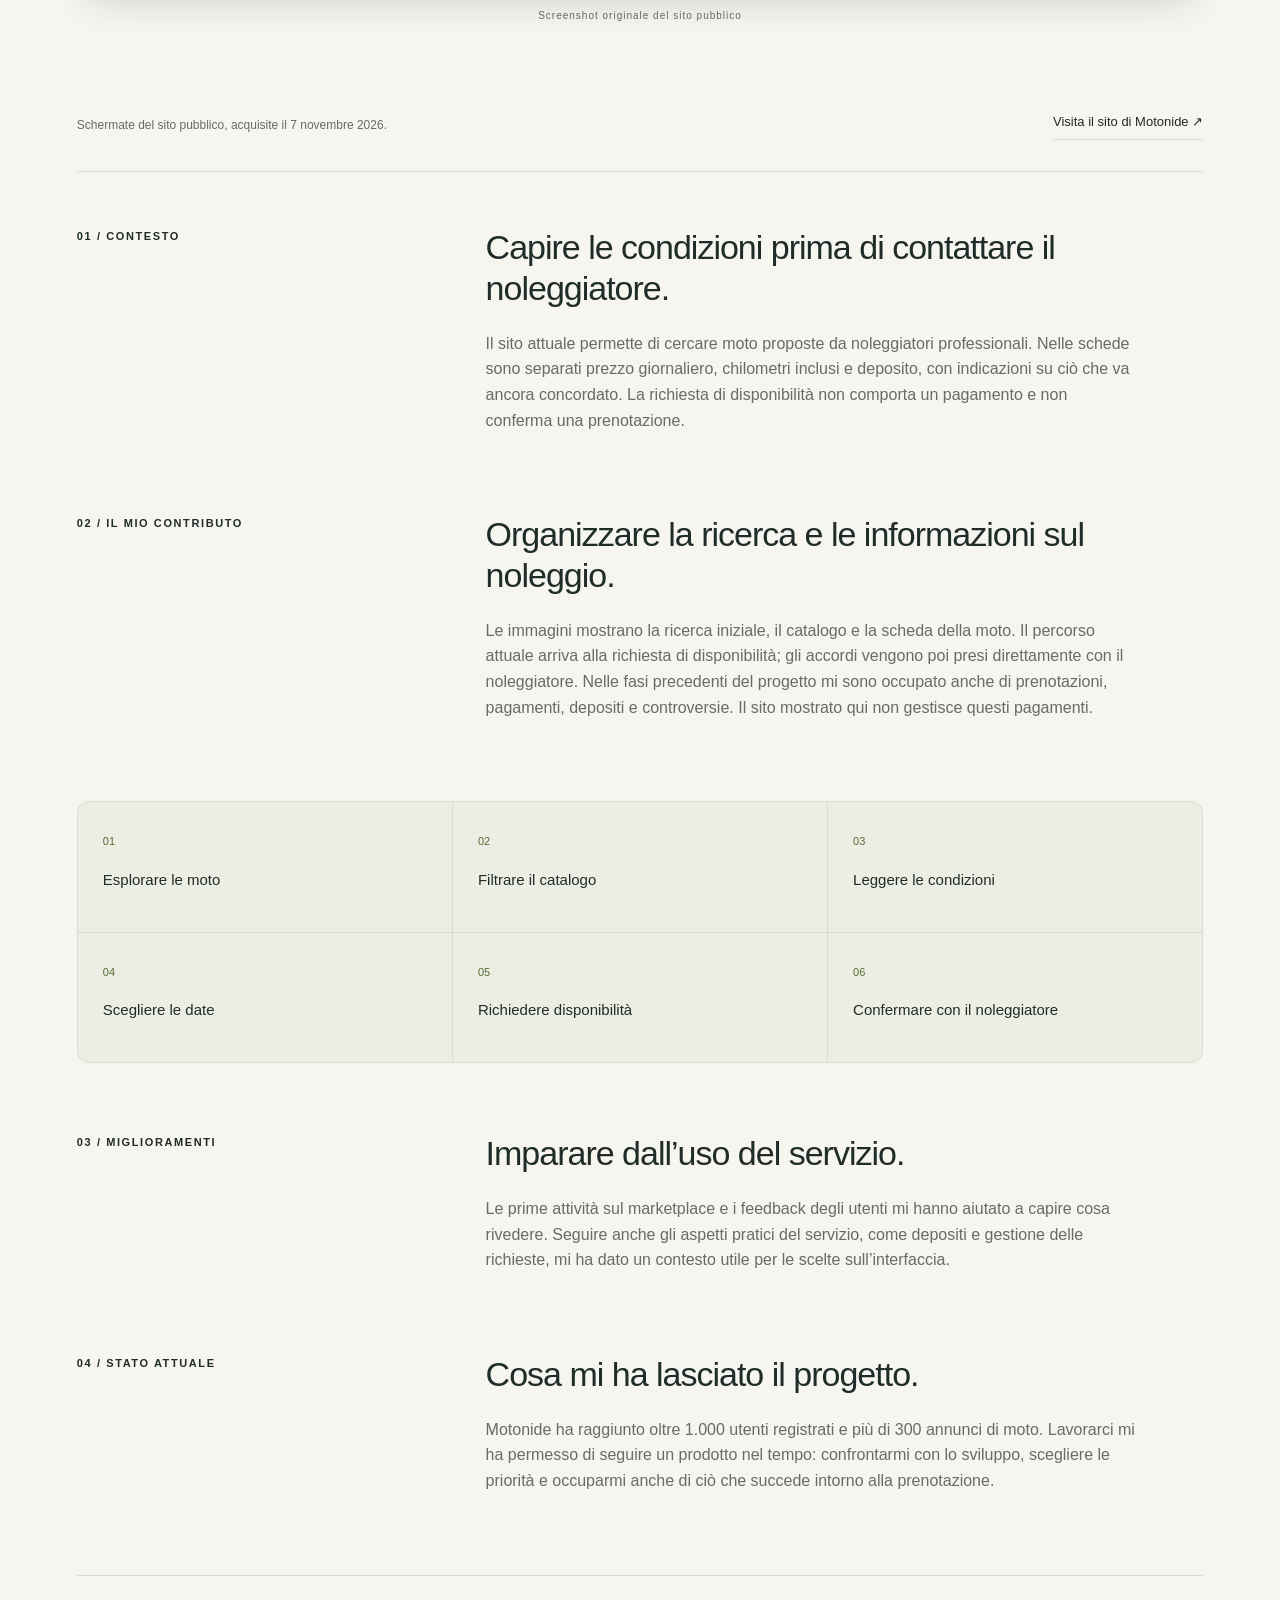
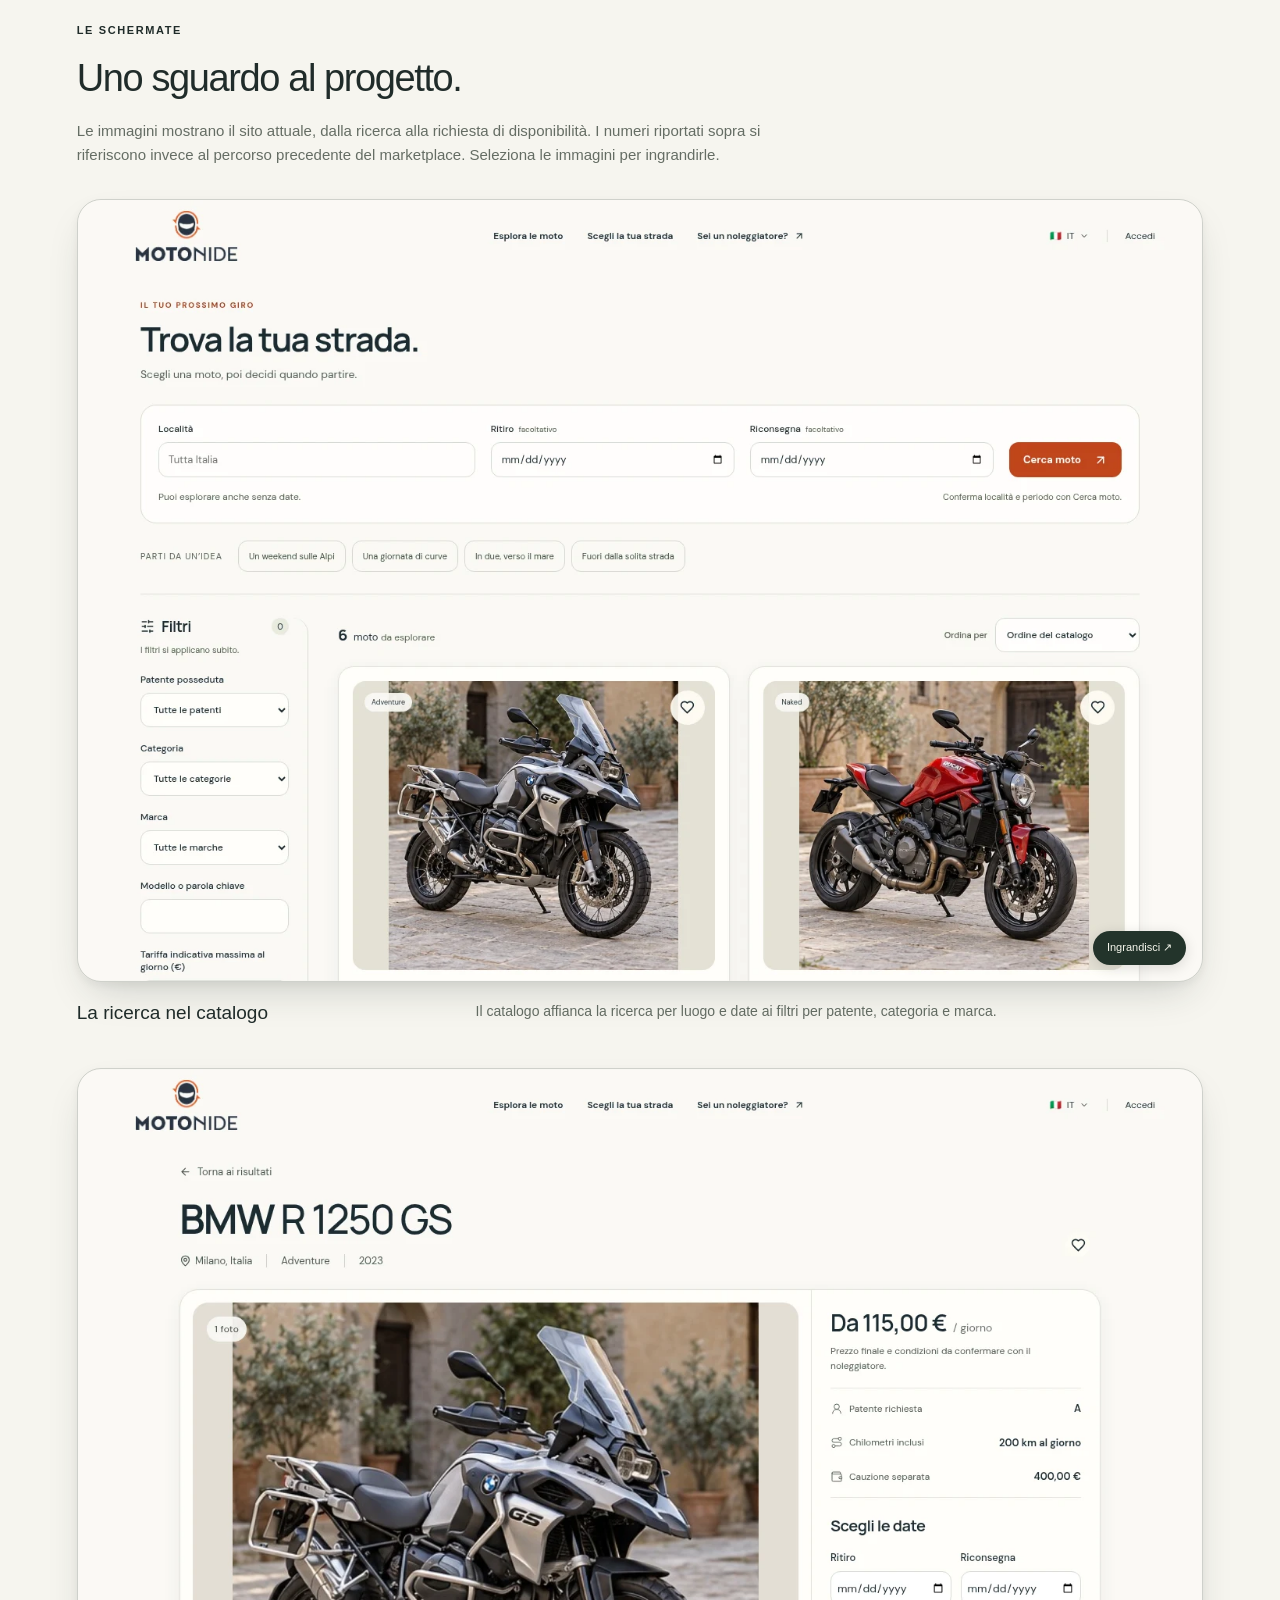
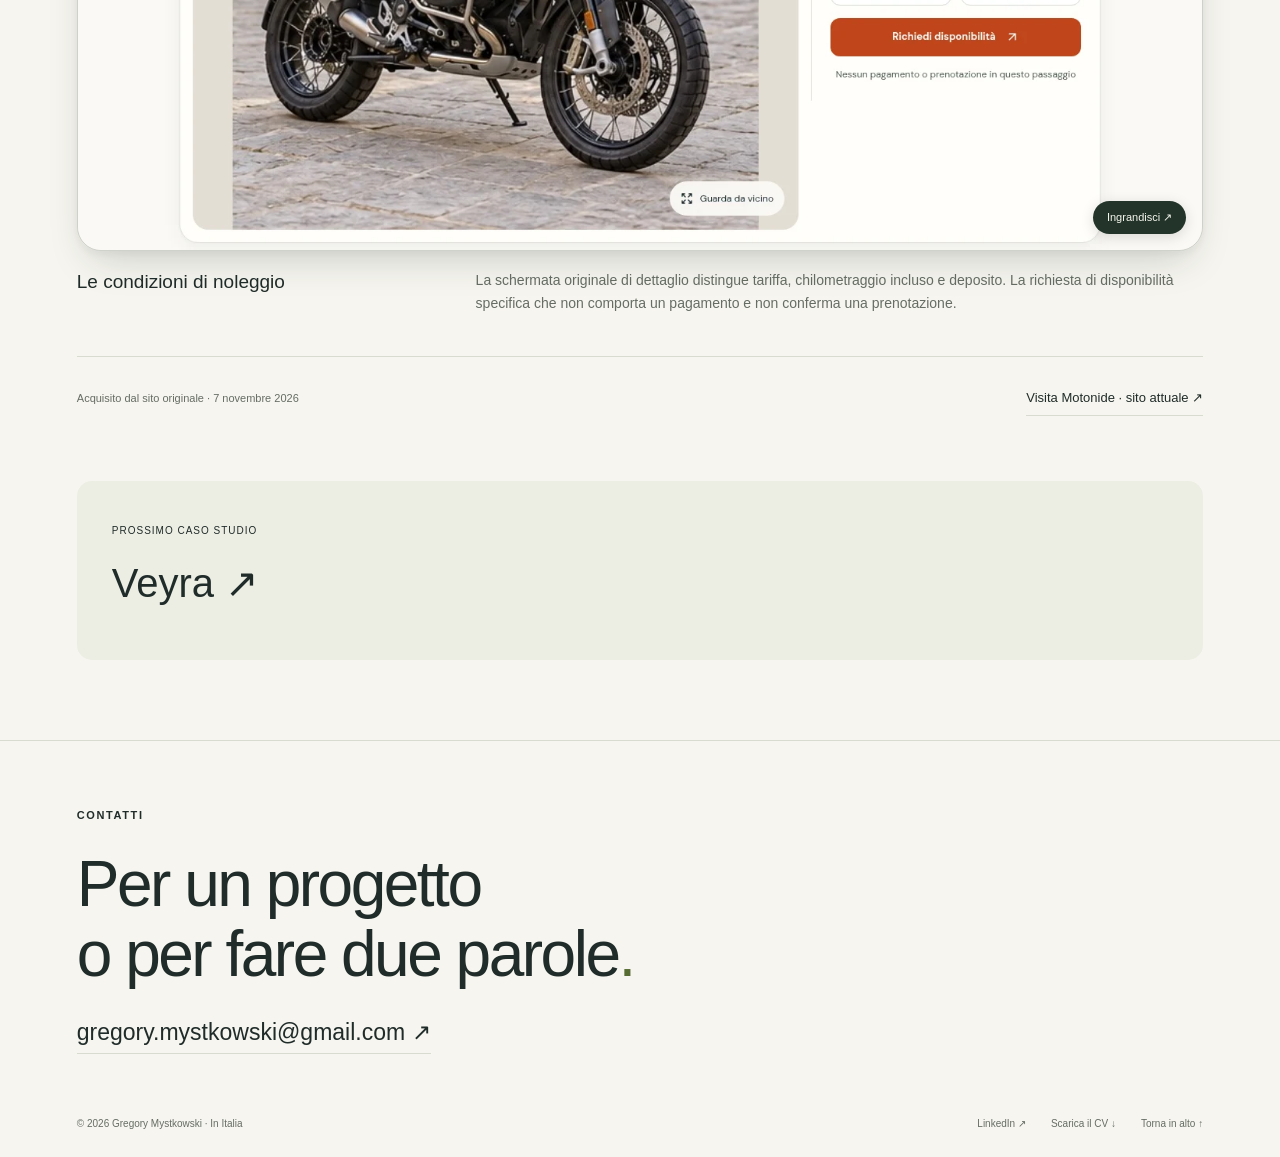
<file: it/work/motonide/index.html>
<!doctype html><html lang="it"><head><meta charset="UTF-8"><meta name="viewport" content="width=device-width, initial-scale=1"><meta name="description" content="Gregory Mystkowski — Product Designer. Progetti ed esperienze tra prodotti digitali, SaaS e marketplace."><title>Motonide — Gregory Mystkowski</title><script>try{const lang=localStorage.getItem('language');const italian=/^\/it(?:\/|$)/.test(location.pathname);if(lang==='it'&&!italian)location.replace('/it'+location.pathname+location.search+location.hash);else if(lang==='en'&&italian)location.replace((location.pathname.slice(3)||'/')+location.search+location.hash)}catch(e){}</script><link rel="alternate" hreflang="en" href="https://gmportoflio.vercel.app/work/motonide/"><link rel="alternate" hreflang="it" href="https://gmportoflio.vercel.app/it/work/motonide/"><script>try{document.documentElement.dataset.theme=localStorage.getItem('theme')||(matchMedia('(prefers-color-scheme: dark)').matches?'dark':'light')}catch(e){}</script><link rel="stylesheet" href="/style.css"></head><body><a class="skip" href="#main">Vai al contenuto</a><header><a class="identity" href="/it/" aria-label="Gregory Mystkowski — pagina iniziale">gm<span>✳</span></a><nav aria-label="Navigazione principale"><a href="/it/#work">Progetti</a><a href="/it/#about">Chi sono</a><a href="#contact">Parliamone <span>↗</span></a></nav><div class="nav-actions"><button id="theme" aria-label="Cambia tema">◐</button><a id="language" class="language-switcher" href="/work/motonide/" hreflang="en" lang="it" aria-label="Lingua attuale: italiano. Passa all’inglese" title="Lingua attuale: italiano. Passa all’inglese"><span class="language-flag"><svg preserveAspectRatio="xMidYMid slice" viewBox="0 0 30 20" aria-hidden="true" focusable="false"><path fill="#009246" d="M0 0h10v20H0z"/><path fill="#fff" d="M10 0h10v20H10z"/><path fill="#ce2b37" d="M20 0h10v20H20z"/></svg></span></a><button id="menu" aria-expanded="false" aria-label="Apri o chiudi il menu">☰</button></div></header><main id="main"><section class="case-hero" id="top"><a class="text-link" href="/it/#work">← Progetti selezionati</a><div class="eyebrow">MOTONIDE / PROGETTO · MARKETPLACE</div><h1>Cercare una moto a noleggio, con più chiarezza.</h1><p class="case-intro">Ho seguito Motonide dalla prima versione al suo utilizzo, progettando i percorsi di ricerca e noleggio e rivedendoli attraverso i feedback degli utenti. Il marketplace ha raggiunto oltre 1.000 utenti registrati e più di 300 annunci di moto. Le immagini mostrano il sito attuale, dedicato alla ricerca, al confronto e alle richieste a noleggiatori professionali.</p><div class="case-meta"><div><small>RUOLO</small><p>Founder | Product Design &amp; Development</p></div><div><small>PERIODO</small><p>Gen 2023 — Gen 2026</p></div><div><small>FOCUS</small><p>Percorso del motociclista e fiducia</p></div></div></section><div class="case-visual motonide"><div class="screenshot-frame"><img src="/public/screenshots/motonide-home.webp" alt="Pagina iniziale di Motonide con ricerca di moto a noleggio" width="1440" height="1000" loading="lazy" decoding="async"></div><p class="visual-label">Screenshot originale del sito pubblico</p></div><section class="case-story"><div class="original-source"><p>Schermate del sito pubblico, acquisite il 7 novembre 2026.</p><a class="text-link" href="https://motonide-product-design-git-feat-auth-profile-gregorymystkowski.vercel.app/" target="_blank" rel="noopener noreferrer">Visita il sito di Motonide ↗</a></div><div class="story-row"><span class="eyebrow">01 / CONTESTO</span><div><h2>Capire le condizioni prima di contattare il noleggiatore.</h2><p>Il sito attuale permette di cercare moto proposte da noleggiatori professionali. Nelle schede sono separati prezzo giornaliero, chilometri inclusi e deposito, con indicazioni su ciò che va ancora concordato. La richiesta di disponibilità non comporta un pagamento e non conferma una prenotazione.</p></div></div><div class="story-row"><span class="eyebrow">02 / IL MIO CONTRIBUTO</span><div><h2>Organizzare la ricerca e le informazioni sul noleggio.</h2><p>Le immagini mostrano la ricerca iniziale, il catalogo e la scheda della moto. Il percorso attuale arriva alla richiesta di disponibilità; gli accordi vengono poi presi direttamente con il noleggiatore. Nelle fasi precedenti del progetto mi sono occupato anche di prenotazioni, pagamenti, depositi e controversie. Il sito mostrato qui non gestisce questi pagamenti.</p></div></div><div class="flow" aria-label="Riepilogo del percorso utente"><div><span>01</span><h3>Esplorare le moto</h3></div><div><span>02</span><h3>Filtrare il catalogo</h3></div><div><span>03</span><h3>Leggere le condizioni</h3></div><div><span>04</span><h3>Scegliere le date</h3></div><div><span>05</span><h3>Richiedere disponibilità</h3></div><div><span>06</span><h3>Confermare con il noleggiatore</h3></div></div><div class="story-row"><span class="eyebrow">03 / MIGLIORAMENTI</span><div><h2>Imparare dall’uso del servizio.</h2><p>Le prime attività sul marketplace e i feedback degli utenti mi hanno aiutato a capire cosa rivedere. Seguire anche gli aspetti pratici del servizio, come depositi e gestione delle richieste, mi ha dato un contesto utile per le scelte sull’interfaccia.</p></div></div><div class="story-row"><span class="eyebrow">04 / STATO ATTUALE</span><div><h2>Cosa mi ha lasciato il progetto.</h2><p>Motonide ha raggiunto oltre 1.000 utenti registrati e più di 300 annunci di moto. Lavorarci mi ha permesso di seguire un prodotto nel tempo: confrontarmi con lo sviluppo, scegliere le priorità e occuparmi anche di ciò che succede intorno alla prenotazione.</p></div></div><section class="screen-gallery" aria-labelledby="screens-heading"><div class="eyebrow">LE SCHERMATE</div><h2 id="screens-heading">Uno sguardo al progetto.</h2><p class="gallery-intro">Le immagini mostrano il sito attuale, dalla ricerca alla richiesta di disponibilità. I numeri riportati sopra si riferiscono invece al percorso precedente del marketplace. Seleziona le immagini per ingrandirle.</p><figure class="screen-figure"><a class="screen-enlarge" href="/public/screenshots/motonide-catalog.webp" target="_blank" rel="noopener noreferrer" aria-label="Ingrandisci: la ricerca nel catalogo"><img src="/public/screenshots/motonide-catalog.webp" alt="Catalogo Motonide con filtri e schede delle moto" width="1440" height="1000" loading="lazy" decoding="async"><span>Ingrandisci ↗</span></a><figcaption><h3>La ricerca nel catalogo</h3><p>Il catalogo affianca la ricerca per luogo e date ai filtri per patente, categoria e marca.</p></figcaption></figure><figure class="screen-figure"><a class="screen-enlarge" href="/public/screenshots/motonide-detail.webp" target="_blank" rel="noopener noreferrer" aria-label="Ingrandisci: le condizioni di noleggio"><img src="/public/screenshots/motonide-detail.webp" alt="Scheda BMW di Motonide con condizioni di noleggio e richiesta di disponibilità" width="1440" height="1000" loading="lazy" decoding="async"><span>Ingrandisci ↗</span></a><figcaption><h3>Le condizioni di noleggio</h3><p>La schermata originale di dettaglio distingue tariffa, chilometraggio incluso e deposito. La richiesta di disponibilità specifica che non comporta un pagamento e non conferma una prenotazione.</p></figcaption></figure><div class="source-note"><span>Acquisito dal sito originale · 7 novembre 2026</span><a class="text-link" href="https://motonide-product-design-git-feat-auth-profile-gregorymystkowski.vercel.app/" target="_blank" rel="noopener noreferrer">Visita Motonide · sito attuale ↗</a></div></section><a class="next-project" href="/it/work/veyra/"><small>PROSSIMO CASO STUDIO</small><h2>Veyra ↗</h2></a></section></main><footer id="contact"><div class="eyebrow">CONTATTI</div><h2>Per un progetto<br>o per fare due parole<span class="accent">.</span></h2><a class="contact-mail" href="mailto:gregory.mystkowski@gmail.com">gregory.mystkowski@gmail.com ↗</a><div class="footer-bottom"><span>© 2026 Gregory Mystkowski · In Italia</span><div><a href="https://linkedin.com/in/gmystkowski" target="_blank" rel="noopener noreferrer">LinkedIn ↗</a><a href="/public/Gregory-Mystkowski-CV.pdf" download>Scarica il CV ↓</a><a href="#top">Torna in alto ↑</a></div></div></footer><script src="/app.js"></script></body></html>
</file>
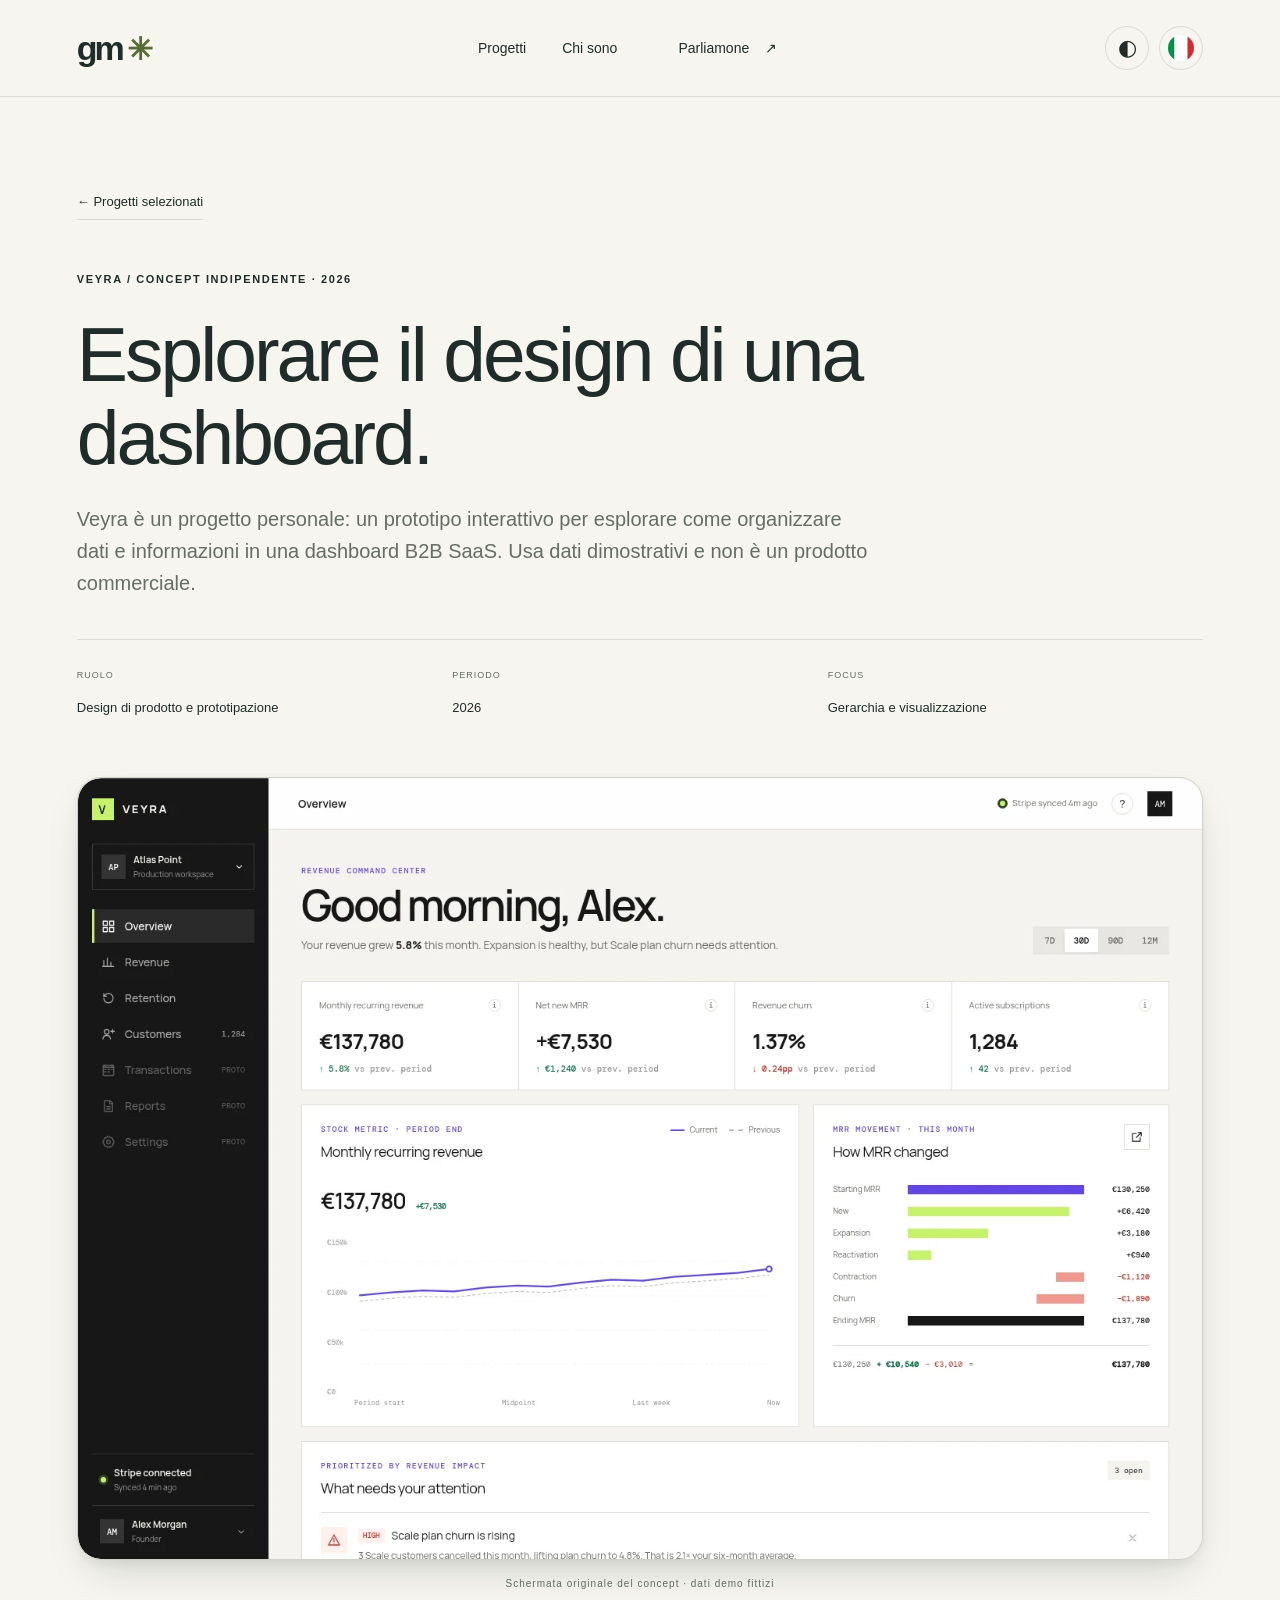
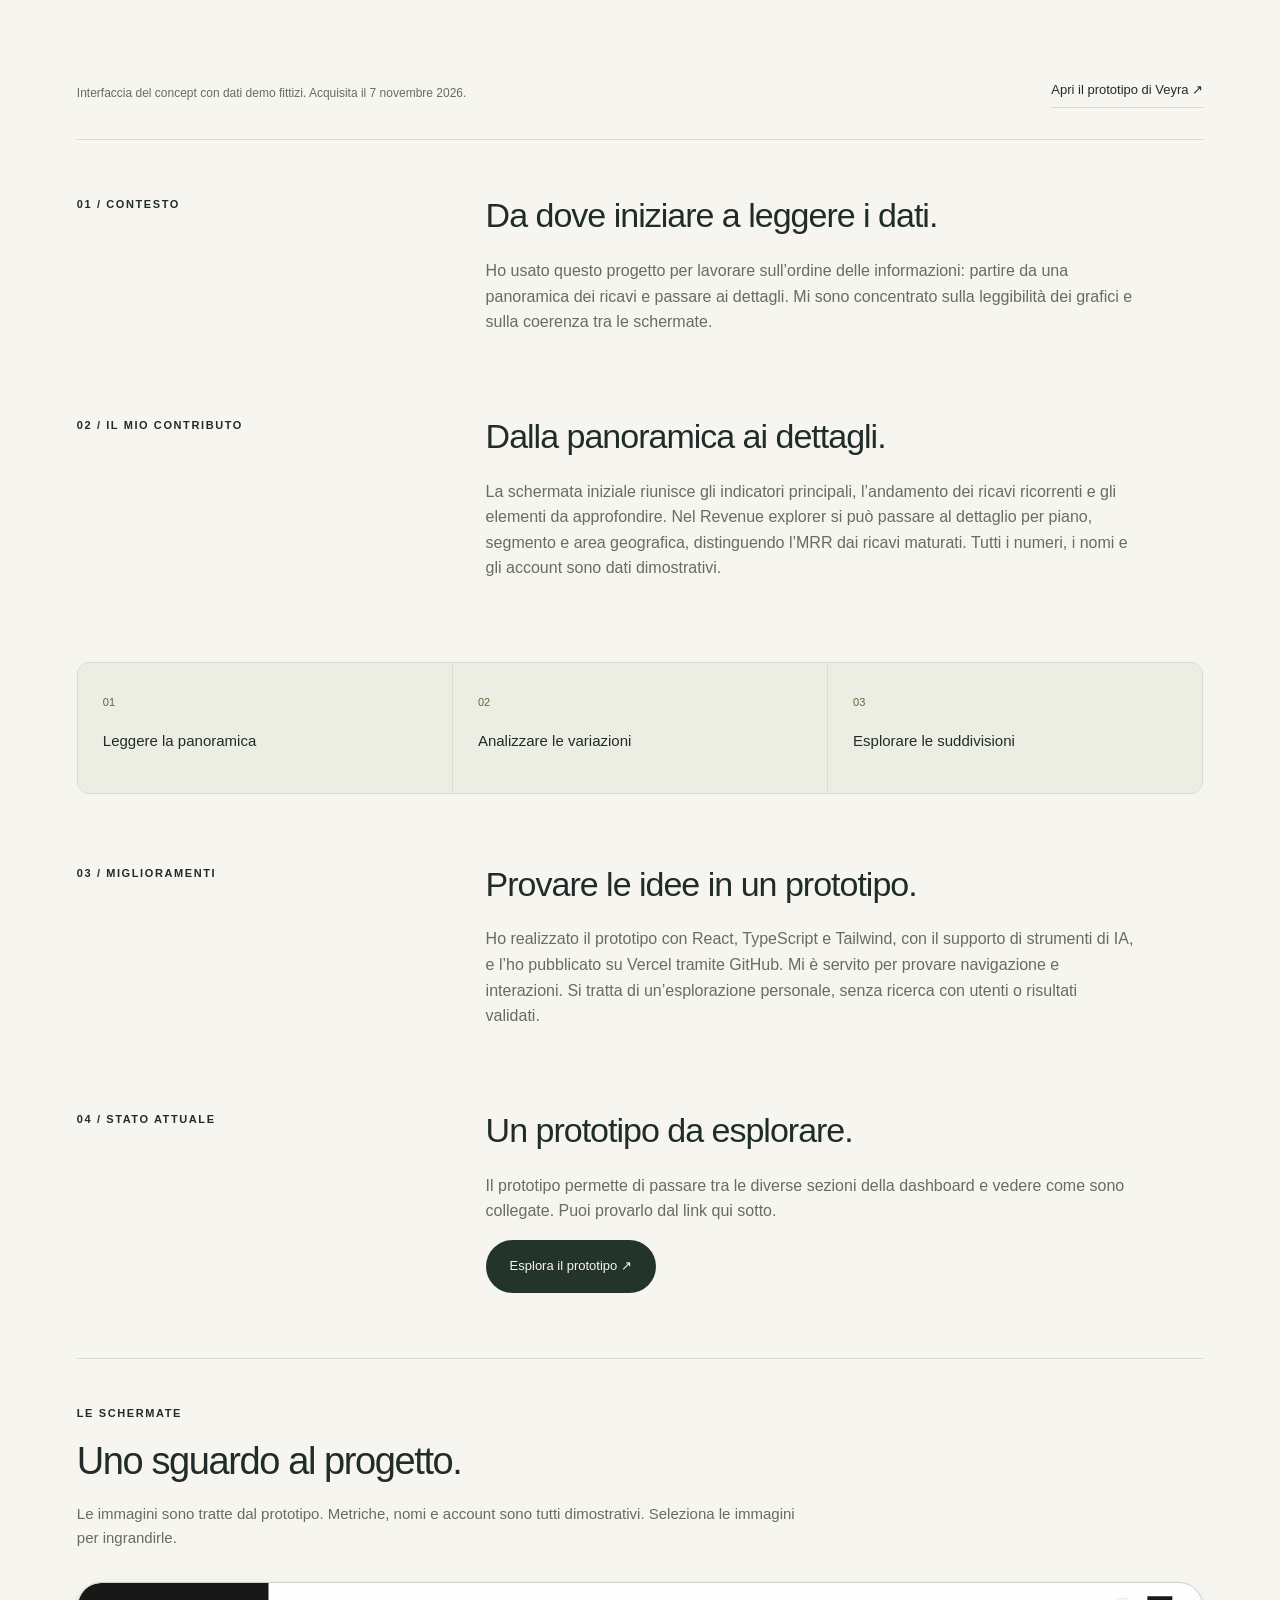
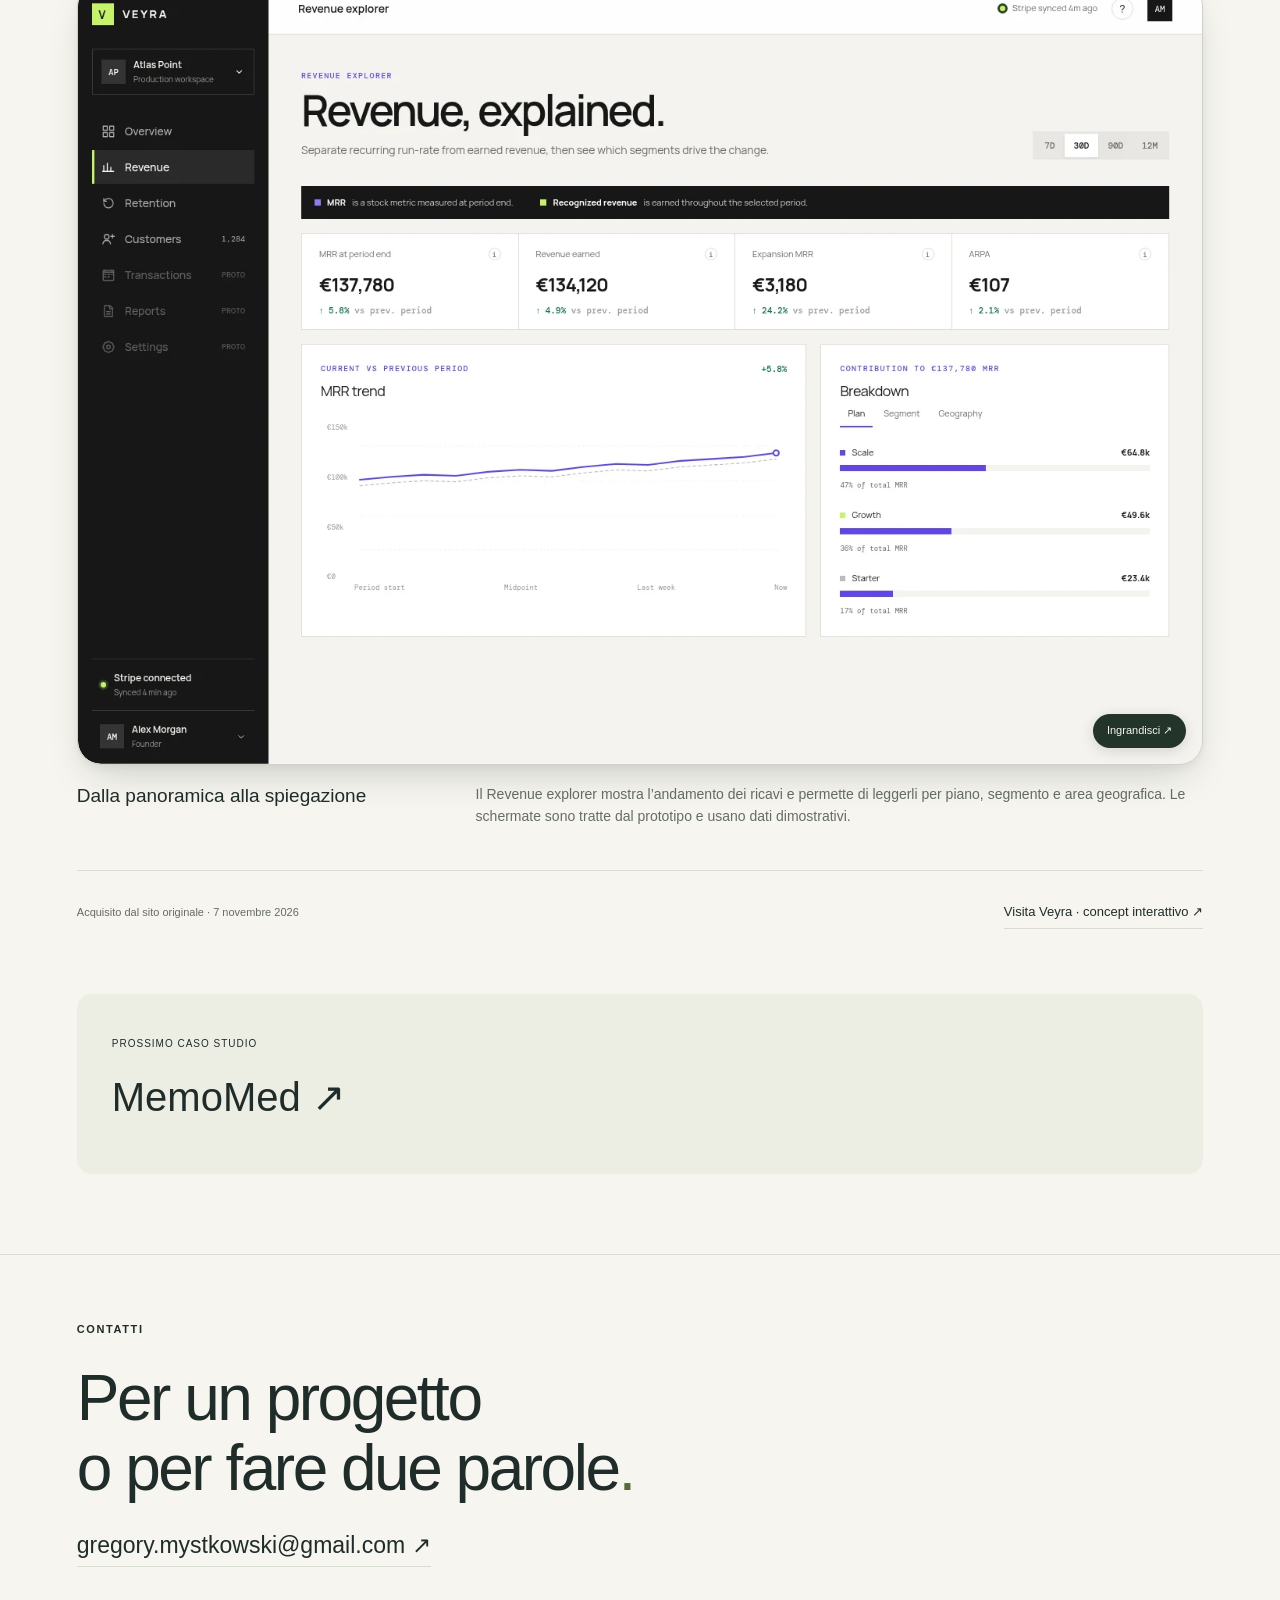
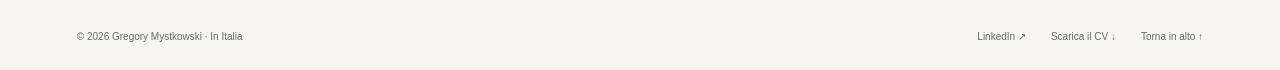
<file: it/work/veyra/index.html>
<!doctype html><html lang="it"><head><meta charset="UTF-8"><meta name="viewport" content="width=device-width, initial-scale=1"><meta name="description" content="Gregory Mystkowski — Product Designer. Progetti ed esperienze tra prodotti digitali, SaaS e marketplace."><title>Veyra — Gregory Mystkowski</title><script>try{const lang=localStorage.getItem('language');const italian=/^\/it(?:\/|$)/.test(location.pathname);if(lang==='it'&&!italian)location.replace('/it'+location.pathname+location.search+location.hash);else if(lang==='en'&&italian)location.replace((location.pathname.slice(3)||'/')+location.search+location.hash)}catch(e){}</script><link rel="alternate" hreflang="en" href="https://gmportoflio.vercel.app/work/veyra/"><link rel="alternate" hreflang="it" href="https://gmportoflio.vercel.app/it/work/veyra/"><script>try{document.documentElement.dataset.theme=localStorage.getItem('theme')||(matchMedia('(prefers-color-scheme: dark)').matches?'dark':'light')}catch(e){}</script><link rel="stylesheet" href="/style.css"></head><body><a class="skip" href="#main">Vai al contenuto</a><header><a class="identity" href="/it/" aria-label="Gregory Mystkowski — pagina iniziale">gm<span>✳</span></a><nav aria-label="Navigazione principale"><a href="/it/#work">Progetti</a><a href="/it/#about">Chi sono</a><a href="#contact">Parliamone <span>↗</span></a></nav><div class="nav-actions"><button id="theme" aria-label="Cambia tema">◐</button><a id="language" class="language-switcher" href="/work/veyra/" hreflang="en" lang="it" aria-label="Lingua attuale: italiano. Passa all’inglese" title="Lingua attuale: italiano. Passa all’inglese"><span class="language-flag"><svg preserveAspectRatio="xMidYMid slice" viewBox="0 0 30 20" aria-hidden="true" focusable="false"><path fill="#009246" d="M0 0h10v20H0z"/><path fill="#fff" d="M10 0h10v20H10z"/><path fill="#ce2b37" d="M20 0h10v20H20z"/></svg></span></a><button id="menu" aria-expanded="false" aria-label="Apri o chiudi il menu">☰</button></div></header><main id="main"><section class="case-hero" id="top"><a class="text-link" href="/it/#work">← Progetti selezionati</a><div class="eyebrow">VEYRA / CONCEPT INDIPENDENTE · 2026</div><h1>Esplorare il design di una dashboard.</h1><p class="case-intro">Veyra è un progetto personale: un prototipo interattivo per esplorare come organizzare dati e informazioni in una dashboard B2B SaaS. Usa dati dimostrativi e non è un prodotto commerciale.</p><div class="case-meta"><div><small>RUOLO</small><p>Design di prodotto e prototipazione</p></div><div><small>PERIODO</small><p>2026</p></div><div><small>FOCUS</small><p>Gerarchia e visualizzazione</p></div></div></section><div class="case-visual veyra"><div class="screenshot-frame"><img src="/public/screenshots/veyra-overview.webp" alt="Dashboard panoramica originale di Veyra con indicatori dei ricavi e grafici demo" width="1440" height="1000" loading="lazy" decoding="async"></div><p class="visual-label">Schermata originale del concept · dati demo fittizi</p></div><section class="case-story"><div class="original-source"><p>Interfaccia del concept con dati demo fittizi. Acquisita il 7 novembre 2026.</p><a class="text-link" href="https://veyra-revenue-intelligence.vercel.app/" target="_blank" rel="noopener noreferrer">Apri il prototipo di Veyra ↗</a></div><div class="story-row"><span class="eyebrow">01 / CONTESTO</span><div><h2>Da dove iniziare a leggere i dati.</h2><p>Ho usato questo progetto per lavorare sull’ordine delle informazioni: partire da una panoramica dei ricavi e passare ai dettagli. Mi sono concentrato sulla leggibilità dei grafici e sulla coerenza tra le schermate.</p></div></div><div class="story-row"><span class="eyebrow">02 / IL MIO CONTRIBUTO</span><div><h2>Dalla panoramica ai dettagli.</h2><p>La schermata iniziale riunisce gli indicatori principali, l’andamento dei ricavi ricorrenti e gli elementi da approfondire. Nel Revenue explorer si può passare al dettaglio per piano, segmento e area geografica, distinguendo l’MRR dai ricavi maturati. Tutti i numeri, i nomi e gli account sono dati dimostrativi.</p></div></div><div class="flow" aria-label="Riepilogo del percorso utente"><div><span>01</span><h3>Leggere la panoramica</h3></div><div><span>02</span><h3>Analizzare le variazioni</h3></div><div><span>03</span><h3>Esplorare le suddivisioni</h3></div></div><div class="story-row"><span class="eyebrow">03 / MIGLIORAMENTI</span><div><h2>Provare le idee in un prototipo.</h2><p>Ho realizzato il prototipo con React, TypeScript e Tailwind, con il supporto di strumenti di IA, e l’ho pubblicato su Vercel tramite GitHub. Mi è servito per provare navigazione e interazioni. Si tratta di un’esplorazione personale, senza ricerca con utenti o risultati validati.</p></div></div><div class="story-row"><span class="eyebrow">04 / STATO ATTUALE</span><div><h2>Un prototipo da esplorare.</h2><p>Il prototipo permette di passare tra le diverse sezioni della dashboard e vedere come sono collegate. Puoi provarlo dal link qui sotto.</p><a class="button" href="https://veyra-revenue-intelligence.vercel.app/" target="_blank" rel="noopener noreferrer">Esplora il prototipo ↗</a></div></div><section class="screen-gallery" aria-labelledby="screens-heading"><div class="eyebrow">LE SCHERMATE</div><h2 id="screens-heading">Uno sguardo al progetto.</h2><p class="gallery-intro">Le immagini sono tratte dal prototipo. Metriche, nomi e account sono tutti dimostrativi. Seleziona le immagini per ingrandirle.</p><figure class="screen-figure"><a class="screen-enlarge" href="/public/screenshots/veyra-revenue-explorer.webp" target="_blank" rel="noopener noreferrer" aria-label="Ingrandisci: dalla panoramica alla spiegazione"><img src="/public/screenshots/veyra-revenue-explorer.webp" alt="Revenue explorer di Veyra con andamento MRR e suddivisione per piano, su dati demo" width="1440" height="1000" loading="lazy" decoding="async"><span>Ingrandisci ↗</span></a><figcaption><h3>Dalla panoramica alla spiegazione</h3><p>Il Revenue explorer mostra l’andamento dei ricavi e permette di leggerli per piano, segmento e area geografica. Le schermate sono tratte dal prototipo e usano dati dimostrativi.</p></figcaption></figure><div class="source-note"><span>Acquisito dal sito originale · 7 novembre 2026</span><a class="text-link" href="https://veyra-revenue-intelligence.vercel.app/" target="_blank" rel="noopener noreferrer">Visita Veyra · concept interattivo ↗</a></div></section><a class="next-project" href="/it/work/memomed/"><small>PROSSIMO CASO STUDIO</small><h2>MemoMed ↗</h2></a></section></main><footer id="contact"><div class="eyebrow">CONTATTI</div><h2>Per un progetto<br>o per fare due parole<span class="accent">.</span></h2><a class="contact-mail" href="mailto:gregory.mystkowski@gmail.com">gregory.mystkowski@gmail.com ↗</a><div class="footer-bottom"><span>© 2026 Gregory Mystkowski · In Italia</span><div><a href="https://linkedin.com/in/gmystkowski" target="_blank" rel="noopener noreferrer">LinkedIn ↗</a><a href="/public/Gregory-Mystkowski-CV.pdf" download>Scarica il CV ↓</a><a href="#top">Torna in alto ↑</a></div></div></footer><script src="/app.js"></script></body></html>
</file>
<file: style.css>
:root{--bg:#f6f5ef;--ink:#202c2a;--muted:#656d64;--line:#d8dcd0;--surface:#eceee4;--accent:#566c32;--button:#23342b;--button-text:#f6f7ed;color-scheme:light}html[data-theme=dark]{--bg:#19221f;--ink:#edf0e5;--muted:#adb6a6;--line:#3b473d;--surface:#25312a;--accent:#bdd28f;--button:#d6e4be;--button-text:#1e2a21;color-scheme:dark}*{box-sizing:border-box}html{scroll-behavior:smooth;scroll-padding-top:90px}body{margin:0;background:var(--bg);color:var(--ink);font:16px/1.6 Arial,Helvetica,sans-serif;transition:background .25s,color .25s}a{color:inherit;text-decoration:none}button{font:inherit;color:inherit;cursor:pointer}a,button{-webkit-tap-highlight-color:transparent}a:focus-visible,button:focus-visible{outline:3px solid var(--accent);outline-offset:6px}header{max-width:1440px;margin:auto;display:flex;align-items:center;justify-content:space-between;padding:26px 6%;border-bottom:1px solid var(--line)}.identity{font-size:34px;font-weight:800;letter-spacing:-3px;line-height:1}.identity span{color:var(--accent);font-size:31px;display:inline-block;margin-left:5px}nav{display:flex;gap:36px;font-size:14px}nav a:hover,.text-link:hover,footer a:hover{color:var(--accent)}nav a:last-child{margin-left:25px}nav span{margin-left:12px}.nav-actions{display:flex;gap:10px}button{border:1px solid var(--line);border-radius:50%;background:transparent;width:40px;height:40px;font-size:22px}#menu{display:none}.skip{position:fixed;top:-100px;left:10px;padding:10px;background:var(--bg);z-index:10}.skip:focus{top:10px}main,footer{max-width:1440px;margin:auto}.hero,.work-section,.about,.approach,.case-hero,.case-story{padding:80px 6%}.hero{padding-top:88px;padding-bottom:24px}.eyebrow{font-size:11px;font-weight:600;letter-spacing:1.6px;line-height:1.7}.status-dot{display:inline-block;width:7px;height:7px;background:var(--accent);border-radius:100%;margin-right:8px}.hero h1{font-size:clamp(49px,6.8vw,96px);font-weight:500;letter-spacing:-5px;line-height:1.06;margin:32px 0 40px}.serif{font-family:Georgia,'Times New Roman',serif;font-weight:400;font-style:italic;color:var(--accent);letter-spacing:-.05em}.hero-bottom{display:flex;align-items:center;justify-content:space-between;gap:40px}.hero-bottom p{max-width:450px;color:var(--muted);font-size:17px;line-height:1.7}.button{display:inline-flex;align-items:center;gap:32px;background:var(--button);color:var(--button-text);padding:16px 24px;border-radius:40px;font-size:13px;transition:transform .2s}.button:hover{transform:translateY(-3px)}.hero-note{display:flex;justify-content:space-between;gap:20px;font-size:9px;letter-spacing:1.2px;color:var(--muted);padding:48px 0 20px;border-bottom:1px solid var(--line)}.section-heading{display:flex;align-items:center;justify-content:space-between;gap:20px;margin-bottom:32px}.section-heading h2{font-size:29px;letter-spacing:-1px;font-weight:500;margin:0}.section-heading>span{font-size:11px;color:var(--muted)}.accent{color:var(--accent)}.project{margin-bottom:58px}.project-visual{position:relative;display:block;padding:55px 65px 42px;border-radius:20px;overflow:hidden;transition:transform .35s}.project-visual:hover{transform:translateY(-5px)}.mock{font:12px/1.5 Arial,sans-serif;min-height:330px;border-radius:10px;overflow:hidden;display:flex;box-shadow:0 20px 50px #142b2518;pointer-events:none}.memo{background:#fbfcf8;color:#263c36}.app-side{width:23%;padding:25px 20px;display:flex;flex-direction:column;gap:17px;border-right:1px solid #53634e20}.app-side b{font-size:20px;margin-bottom:20px;letter-spacing:-1px}.app-side strong{background:#e3ebdb;padding:9px;border-radius:6px}.app-side span{padding-left:9px;color:#6a786e}.app-side small{margin-top:auto;font-size:8px;letter-spacing:1px}.app-content{flex:1;padding:22px 30px;min-width:0}.app-top{display:flex;justify-content:space-between;border-bottom:1px solid #76857325;padding-bottom:13px;font-weight:600}.app-top>span{font-size:10px}.tiny{font-size:8px;letter-spacing:1.4px;margin-top:24px}.app-content h3{font-size:24px;letter-spacing:-.8px;margin:3px 0}.app-content>p:not(.tiny){font-size:10px;color:#718071;margin:4px 0 20px}.setup-row{display:flex;align-items:center;gap:12px;border:1px solid #dfe5d9;border-radius:7px;padding:12px;margin:8px 0}.setup-row i{font-style:normal;background:#e8efdf;width:28px;height:28px;display:grid;place-items:center;border-radius:7px}.setup-row div{flex:1}.setup-row b,.setup-row small{display:block}.setup-row b{font-size:10px}.setup-row small{font-size:8px;color:#788273}.setup-row em{font-style:normal;font-size:8px;color:#62764f}.setup-row.active{border-color:#a1b58d}.progress{height:3px;background:#e9ede1;margin:18px 0 6px}.progress span{display:block;width:32%;height:3px;background:#7e9564}.app-content>small{font-size:8px;color:#6b7666}.visual-label{display:block;text-align:center;font-size:8px;letter-spacing:1.3px;color:#42513d;margin:20px 0 0}.project-info{display:flex;justify-content:space-between;gap:20px;padding-top:24px}.project-info .eyebrow{font-size:9px;color:var(--muted)}.project-info h3{font-size:28px;font-weight:500;letter-spacing:-1px;margin:5px 0}.project-info h3 span{font-size:22px;margin-left:7px;color:var(--accent)}.project-info p{color:var(--muted);font-size:14px;margin:0;max-width:530px}.role{font-size:10px;white-space:nowrap;height:fit-content;padding:7px 12px;border:1px solid var(--line);border-radius:30px;margin-top:8px}.moto{display:block;background:#f8f4ea;color:#2e382f}.moto-top{display:flex;justify-content:space-between;padding:18px 26px;border-bottom:1px solid #dcdccf;align-items:center}.moto-top>b{font-size:23px;letter-spacing:-1px}.moto-top>b span{font-size:10px;vertical-align:top}.moto-top>span{font-size:9px}.moto-layout{display:grid;grid-template-columns:1.2fr 1fr}.bike-art{background:#344636;display:flex;flex-direction:column;justify-content:center;padding:18px;color:#e9edda}.bike-art svg{width:100%;max-height:230px}.bike-art svg circle{fill:#253126;stroke:#d6dcc9;stroke-width:7}.bike-art>span{text-align:center;font-family:Georgia,serif;font-style:italic;font-size:16px}.booking{padding:27px}.booking small{font-size:8px;letter-spacing:1px}.booking h3{font-size:24px;line-height:1.1;letter-spacing:-1px;margin:13px 0 20px}.booking>div{font-size:9px;border-top:1px solid #dadcd0;padding:9px 0;display:flex;justify-content:space-between}.mock-cta{display:block;margin-top:9px;background:#334b39;color:#fff;border-radius:6px;text-align:center;padding:10px;font-size:9px}.mock.veyra{background:#182231;color:#eff2fc}.veyra .app-side{background:#151e2b}.veyra .app-side strong{background:#2c394e;color:#e2e8fc}.veyra .app-side span{color:#8d9ab1}.veyra .app-side small{color:#8d9ab1}.veyra .app-top{border-color:#ffffff15}.metrics{display:grid;grid-template-columns:repeat(3,1fr);gap:10px;margin:25px 0}.metrics>div{padding:12px;background:#222f42;border:1px solid #ffffff0d;border-radius:6px}.metrics small{display:block;font-size:8px;color:#aab5ca}.metrics b{display:block;font-size:22px;font-weight:500;margin-top:6px}.chart{background:#202c3e;border-radius:6px;padding:16px}.chart>small{font-size:9px;color:#aab5ca}.chart svg{display:block;width:100%;margin-top:10px}.chart-labels{display:flex;justify-content:space-between;font-size:8px;color:#aab5ca}.about{background:var(--surface);border-radius:24px;margin:0 3%;padding-left:3%;padding-right:3%}.about-grid{display:grid;grid-template-columns:1fr 1fr;gap:65px;margin-top:30px}.about h2,.approach h2{font-size:clamp(30px,3.5vw,47px);line-height:1.15;letter-spacing:-1.8px;font-weight:500;margin-top:0}.about p{font-size:14px;color:var(--muted)}.about p.large{font-size:21px;color:var(--ink);line-height:1.5;margin-top:0}.text-link{display:inline-block;font-size:13px;border-bottom:1px solid var(--line);padding-bottom:6px;margin-top:15px}.cv-note{display:block;font-size:10px;color:var(--muted);margin-top:10px}.timeline{display:grid;grid-template-columns:repeat(3,1fr);gap:30px;margin-top:60px;border-top:1px solid var(--line);padding-top:30px}.timeline span,.education>span{font-size:9px;letter-spacing:1px;color:var(--muted)}.timeline h3{font-size:20px;letter-spacing:-.5px;font-weight:500;margin:8px 0}.timeline p{font-size:12px;margin-top:0}.education{border-top:1px solid var(--line);margin-top:30px;padding-top:24px;display:flex;gap:70px;align-items:baseline}.education p{font-size:12px;margin:0}.approach{padding-top:90px;padding-bottom:90px}.approach-grid{display:grid;grid-template-columns:repeat(3,1fr);gap:45px;margin-top:40px}.approach-grid article{border-top:1px solid var(--line);padding-top:20px}.approach-grid article>span{font-size:10px;color:var(--accent);letter-spacing:1px}.approach-grid h3{font-size:20px;font-weight:500;letter-spacing:-.5px}.approach-grid p{font-size:14px;color:var(--muted)}footer{padding:65px 6% 25px;border-top:1px solid var(--line)}footer h2{font-size:clamp(36px,5vw,64px);line-height:1.1;letter-spacing:-2.5px;font-weight:500;margin:24px 0}.contact-mail{font-size:clamp(14px,2vw,23px);border-bottom:1px solid var(--line);padding-bottom:8px}.footer-bottom{display:flex;justify-content:space-between;gap:25px;padding-top:65px;font-size:10px;color:var(--muted)}.footer-bottom>div{display:flex;gap:25px}.case-hero{padding-bottom:45px}.case-hero>.eyebrow{margin-top:50px}.case-hero h1{font-size:clamp(42px,6vw,78px);line-height:1.07;font-weight:500;letter-spacing:-3px;max-width:950px;margin:25px 0}.case-intro{font-size:20px;color:var(--muted);max-width:800px}.case-meta{display:grid;grid-template-columns:repeat(3,1fr);margin-top:40px;border-top:1px solid var(--line);padding-top:20px}.case-meta small{font-size:9px;letter-spacing:1px;color:var(--muted)}.case-meta p{font-size:13px}.case-visual{margin:0 6%;border-radius:20px;padding:60px 9% 25px}.story-row{display:grid;grid-template-columns:1fr 2fr;gap:50px;margin-bottom:65px}.story-row h2{font-size:34px;line-height:1.2;font-weight:500;letter-spacing:-1px;margin:0 0 22px}.story-row p{color:var(--muted);max-width:650px}.flow{display:grid;grid-template-columns:repeat(3,1fr);gap:1px;border:1px solid var(--line);background:var(--line);border-radius:12px;overflow:hidden;margin-bottom:70px}.flow>div{background:var(--surface);padding:25px}.flow span{color:var(--accent);font-size:11px}.flow h3{font-size:15px;font-weight:500}.next-project{display:block;background:var(--surface);padding:35px;border-radius:15px}.next-project small{font-size:10px;letter-spacing:1px}.next-project h2{font-size:40px;font-weight:500;margin:10px 0}.next-project:hover{color:var(--accent)}
@media(min-width:1440px){.hero h1{font-size:96px}}@media(max-width:900px){.hero h1{letter-spacing:-3px}.project-visual{padding:35px 30px 25px}.app-side{padding:20px 12px}.app-content{padding:20px}.about-grid{gap:30px}.role{white-space:normal;text-align:center}.section-heading>span{max-width:180px}.case-visual{padding:35px 4% 20px}}
@media(max-width:600px){header{padding:20px 6%;position:relative}.identity{font-size:30px}#menu{display:block}nav{display:none;position:absolute;top:80px;left:0;right:0;background:var(--bg);padding:25px 6%;border-bottom:1px solid var(--line);z-index:5;flex-direction:column;gap:22px}nav.open{display:flex}nav a:last-child{margin:0}.hero,.work-section,.about,.approach,.case-hero,.case-story{padding-top:48px;padding-bottom:35px}.hero h1{font-size:49px;letter-spacing:-2.7px;margin-top:25px}.eyebrow{font-size:9px;letter-spacing:1px}.hero-bottom{display:block}.hero-bottom p{font-size:16px}.button{margin-top:12px}.hero-note{padding-top:35px;font-size:8px}.hero-note span:last-child{display:none}.section-heading{align-items:start}.section-heading h2{font-size:25px}.section-heading>span{font-size:9px;max-width:130px;text-align:right}.project-visual{padding:24px 12px 16px;border-radius:13px}.mock{min-height:240px}.app-side{width:22%;padding:17px 7px;gap:13px}.app-side b{font-size:11px;letter-spacing:-.5px;margin-bottom:12px}.app-side span,.app-side strong{font-size:7px;padding-left:2px}.app-side strong{padding:5px}.app-side small{font-size:5px}.app-content{padding:14px 12px}.app-top{font-size:9px}.tiny{font-size:6px;margin-top:15px}.app-content h3{font-size:17px}.app-content>p:not(.tiny){font-size:7px;margin-bottom:10px}.setup-row{padding:8px 6px;gap:6px;margin:6px 0}.setup-row i{width:19px;height:22px;font-size:10px}.setup-row b{font-size:7px}.setup-row small{font-size:6px}.setup-row em{font-size:6px}.progress{margin-top:12px}.visual-label{font-size:6px;letter-spacing:.8px;margin-top:12px}.project-info{padding-top:18px;gap:10px}.project-info .eyebrow{font-size:7px;letter-spacing:.7px}.project-info h3{font-size:24px}.project-info p{font-size:12px}.role{font-size:8px;max-width:95px;padding:6px}.project{margin-bottom:36px}.moto-top{padding:13px}.moto-top>b{font-size:19px}.moto-top>span{font-size:6px}.moto-layout{grid-template-columns:1fr 1fr}.bike-art{padding:6px}.bike-art>span{font-size:11px;margin-top:12px}.booking{padding:15px 12px}.booking small{font-size:6px}.booking h3{font-size:19px;margin:10px 0 15px}.booking>div{font-size:7px;padding:7px 0}.mock-cta{font-size:7px;padding:8px}.metrics{gap:5px;margin:16px 0}.metrics>div{padding:7px 5px}.metrics small{font-size:5px}.metrics b{font-size:15px}.chart{padding:9px}.chart>small{font-size:6px}.chart-labels{font-size:6px}.about{margin:0 3%;padding-left:5%;padding-right:5%;border-radius:16px}.about-grid{grid-template-columns:1fr;gap:10px;margin-top:20px}.about h2{font-size:36px}.about p.large{font-size:20px}.timeline{grid-template-columns:1fr;gap:16px;margin-top:35px}.timeline>div{border-bottom:1px solid var(--line)}.education{display:block;margin-top:20px;padding-top:18px}.education p{margin-top:12px}.approach-grid{grid-template-columns:1fr;gap:18px;margin-top:25px}.approach h2{font-size:29px}.approach-grid h3{margin:12px 0}.approach-grid p{margin-top:0}footer{padding-top:45px}footer h2{font-size:37px;letter-spacing:-1.5px}.footer-bottom{flex-direction:column;padding-top:40px;gap:17px}.footer-bottom>div{flex-wrap:wrap;gap:22px}.case-hero>.eyebrow{margin-top:30px}.case-hero h1{font-size:44px;letter-spacing:-2px}.case-intro{font-size:17px}.case-meta{gap:15px}.case-meta p{font-size:11px}.case-meta small{font-size:8px}.case-visual{margin:0 4%;padding:25px 3% 18px;border-radius:14px}.story-row{grid-template-columns:1fr;gap:18px;margin-bottom:40px}.story-row h2{font-size:29px}.story-row p{font-size:15px}.flow{grid-template-columns:repeat(2,1fr);margin-bottom:45px}.flow>div{padding:18px}.flow h3{font-size:13px}.next-project{padding:25px}.next-project h2{font-size:34px}}
@media(prefers-reduced-motion:reduce){html{scroll-behavior:auto}*,*:before,*:after{transition:none!important;animation:none!important}}

/* Authentic project captures retain their original colors in both themes. */
.project-visual{padding:28px 28px 20px}.screenshot-frame{border-radius:10px;overflow:hidden;box-shadow:0 18px 45px #18292320;background:#fff;color:#26302d;border:1px solid #26302d18}.screen-bar{display:flex;justify-content:space-between;align-items:center;gap:14px;padding:12px 16px;background:#fafbf8;border-bottom:1px solid #26302d18;font-size:10px;color:#58635c}.screen-dots{font-size:8px;color:#a3ada4;letter-spacing:2px}.screenshot-frame img{display:block;width:100%;height:auto}.case-visual{padding:32px 3% 24px}.original-source{display:flex;align-items:center;justify-content:space-between;gap:24px;border-bottom:1px solid var(--line);padding-bottom:24px;margin-bottom:55px}.original-source p{font-size:12px;color:var(--muted);max-width:420px}.original-source .text-link{margin-top:0;flex-shrink:0}.screen-gallery{border-top:1px solid var(--line);padding-top:45px;margin-bottom:65px}.screen-gallery>h2{font-weight:500;font-size:38px;line-height:1.15;letter-spacing:-1.4px;margin:18px 0}.gallery-intro{color:var(--muted);max-width:730px;font-size:15px;margin-bottom:32px}.screen-figure{margin:0 0 42px}.screen-enlarge{display:block;position:relative;border-radius:12px;overflow:hidden;border:1px solid var(--line);background:#fff}.screen-enlarge img{display:block;width:100%;height:auto}.screen-enlarge>span{position:absolute;right:16px;bottom:16px;border-radius:30px;padding:8px 14px;background:#23342b;color:#f6f7ed;font-size:11px;box-shadow:0 3px 14px #0002}.screen-enlarge:hover>span{background:#465d32}.screen-figure figcaption{display:grid;grid-template-columns:1fr 2fr;gap:35px;padding-top:18px}.screen-figure h3{margin:0;font-size:19px;font-weight:500;line-height:1.4}.screen-figure p{margin:0;font-size:14px;color:var(--muted)}.source-note{display:flex;justify-content:space-between;align-items:baseline;gap:20px;border-top:1px solid var(--line);padding-top:16px}.source-note>span{font-size:11px;color:var(--muted)}
@media(max-width:600px){.project-visual{padding:14px 10px 12px}.screen-bar{padding:8px 10px;font-size:7px;gap:6px}.screen-dots{font-size:6px;letter-spacing:0}.screenshot-frame{border-radius:6px}.case-visual{padding:18px 3% 16px}.original-source{display:block;margin-bottom:35px;padding-bottom:20px}.original-source .text-link{margin-top:8px;font-size:12px}.screen-gallery{padding-top:30px;margin-bottom:40px}.screen-gallery>h2{font-size:29px}.gallery-intro{font-size:14px}.screen-figure figcaption{grid-template-columns:1fr;gap:10px}.screen-figure h3{font-size:18px}.source-note{display:block}.source-note>span{display:block}.screen-enlarge>span{font-size:9px;right:8px;bottom:8px;padding:6px 10px}}

/* Shared geometry and neutral separation for original project screenshots. */
:root{
 --section-radius:24px;
 --preview-border:rgba(32,44,42,.18);
 --preview-shadow:0 3px 8px rgba(32,44,42,.05),0 18px 40px -14px rgba(32,44,42,.22);
 --preview-shadow-hover:0 5px 12px rgba(32,44,42,.07),0 24px 48px -14px rgba(32,44,42,.28);
}
html[data-theme=dark]{
 --preview-border:rgba(237,240,229,.22);
 --preview-shadow:0 3px 8px rgba(0,0,0,.12),0 18px 40px -14px rgba(0,0,0,.45);
 --preview-shadow-hover:0 5px 12px rgba(0,0,0,.15),0 24px 48px -14px rgba(0,0,0,.55);
}
.about{border-radius:var(--section-radius)}
.project .project-visual,.case-visual{background:transparent;padding:0;border-radius:0;overflow:visible}
.screenshot-frame,.screen-enlarge{
 position:relative;isolation:isolate;
 border:1px solid var(--preview-border);
 border-radius:var(--section-radius);
 overflow:hidden;background:transparent;
 box-shadow:var(--preview-shadow);
 transition:box-shadow .2s ease,border-color .2s ease;
}
.screenshot-frame img,.screen-enlarge img{
 display:block;width:100%;height:auto;
 border-radius:calc(var(--section-radius) - 1px);
 clip-path:inset(0 round calc(var(--section-radius) - 1px));
}
.visual-label{color:var(--muted);font-size:10px;letter-spacing:1px;line-height:1.6;margin-top:16px}
.project-info .eyebrow{font-size:10px}
.hero-note{font-size:10px;line-height:1.6}
.project-visual:focus-visible,.screen-enlarge:focus-visible{outline:3px solid var(--accent);outline-offset:6px;border-radius:var(--section-radius)}
#theme,#menu{min-width:44px;min-height:44px}
.text-link{text-underline-offset:4px}
@media(hover:hover) and (pointer:fine){
 .project-visual:hover .screenshot-frame,.screen-enlarge:hover{box-shadow:var(--preview-shadow-hover);border-color:var(--accent)}
}
@media(max-width:600px){
 :root{--section-radius:16px}
 .visual-label{font-size:9px;letter-spacing:.65px}
 .project-info .eyebrow{font-size:9px;line-height:1.7}
 .hero-note{font-size:9px}
 nav a{display:flex;align-items:center;min-height:44px}
 .footer-bottom{font-size:12px}
 .footer-bottom a{display:inline-flex;align-items:center;min-height:44px}
}

/* A single line-icon language connects background and working approach. */
.story-icon{display:inline-flex;align-items:center;justify-content:center;flex-shrink:0;width:56px;height:56px;border:1px solid var(--line);border-radius:16px;background:var(--bg);color:var(--accent)}
.story-icon svg{display:block;width:30px;height:30px}
.background-journey{display:flex;align-items:flex-start;gap:14px;margin-top:34px;max-width:390px}
.background-journey>div{display:flex;flex-direction:column;gap:12px;align-items:flex-start;flex:1;min-width:0}
.background-journey>div>span:last-child{font-size:12px;line-height:1.5;color:var(--muted)}
.journey-connector{height:56px;display:flex;align-items:center;color:var(--muted);font-size:18px}
.approach-step{display:flex;align-items:center;justify-content:space-between;gap:16px}
.approach-step>span:first-child{font-size:11px;color:var(--accent);letter-spacing:1px}
.approach-step .story-icon{background:transparent}
@media(max-width:900px){.background-journey{gap:10px}.background-journey .story-icon{width:48px;height:48px}.journey-connector{height:48px}}
@media(max-width:600px){.background-journey{margin:24px 0 32px;max-width:350px}.background-journey>div>span:last-child{font-size:12px}.story-icon{width:52px;height:52px}.approach-step .story-icon{width:48px;height:48px}.story-icon svg{width:28px;height:28px}}

/* Language selection shares the theme control's circular geometry. */
.language-switcher{display:inline-flex;align-items:center;justify-content:center;width:44px;height:44px;flex-shrink:0;border:1px solid var(--line);border-radius:50%;transition:border-color .2s ease,background .2s ease}
.language-flag{display:block;width:26px;height:26px;border-radius:50%;overflow:hidden;isolation:isolate}
.language-flag svg{display:block;width:100%;height:100%}
.language-switcher:hover{border-color:var(--accent);background:var(--surface)}

/* Give the main project a direct entry point while keeping all work accessible. */
.hero-actions{display:flex;flex-direction:column;align-items:flex-end;flex-shrink:0}
.hero-actions .text-link{font-size:12px;color:var(--muted)}
.featured-project .project-info .eyebrow{color:var(--accent)}
@media(max-width:600px){.hero-actions{align-items:flex-start}}
</file>
